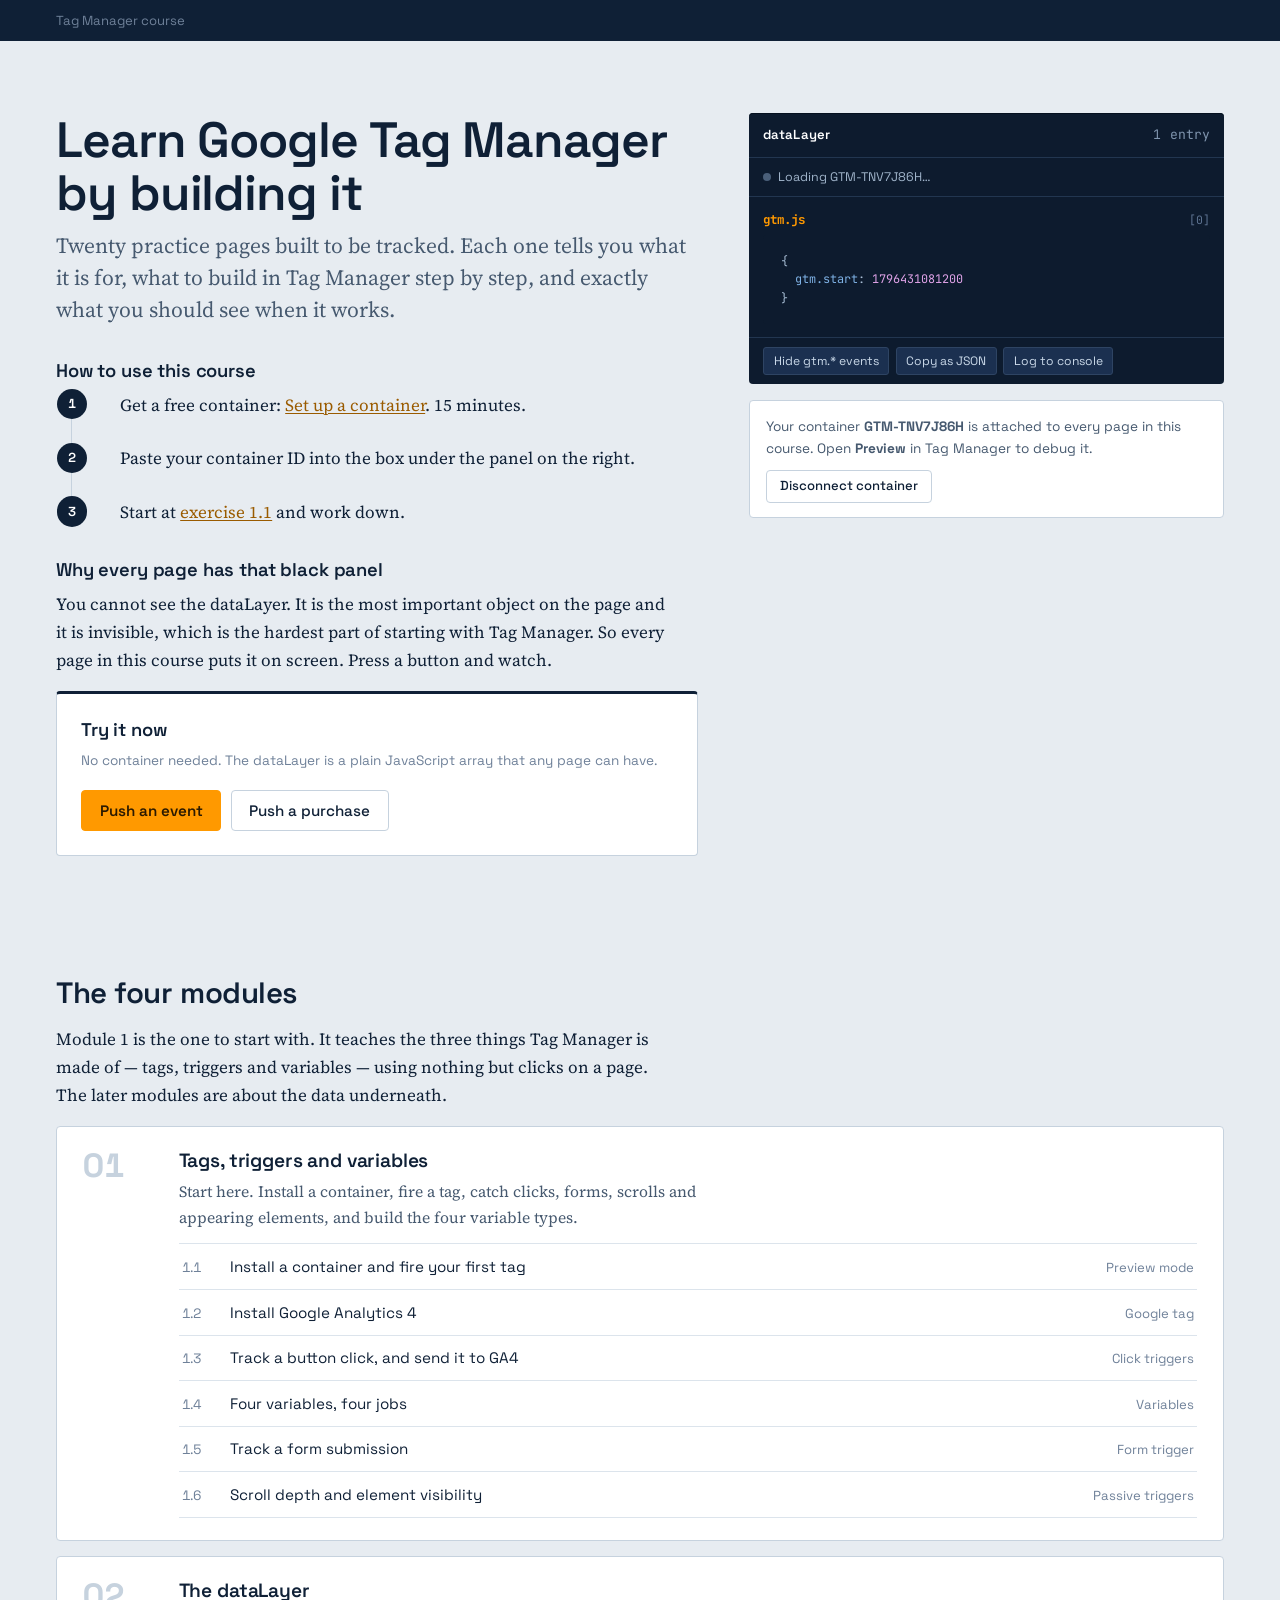
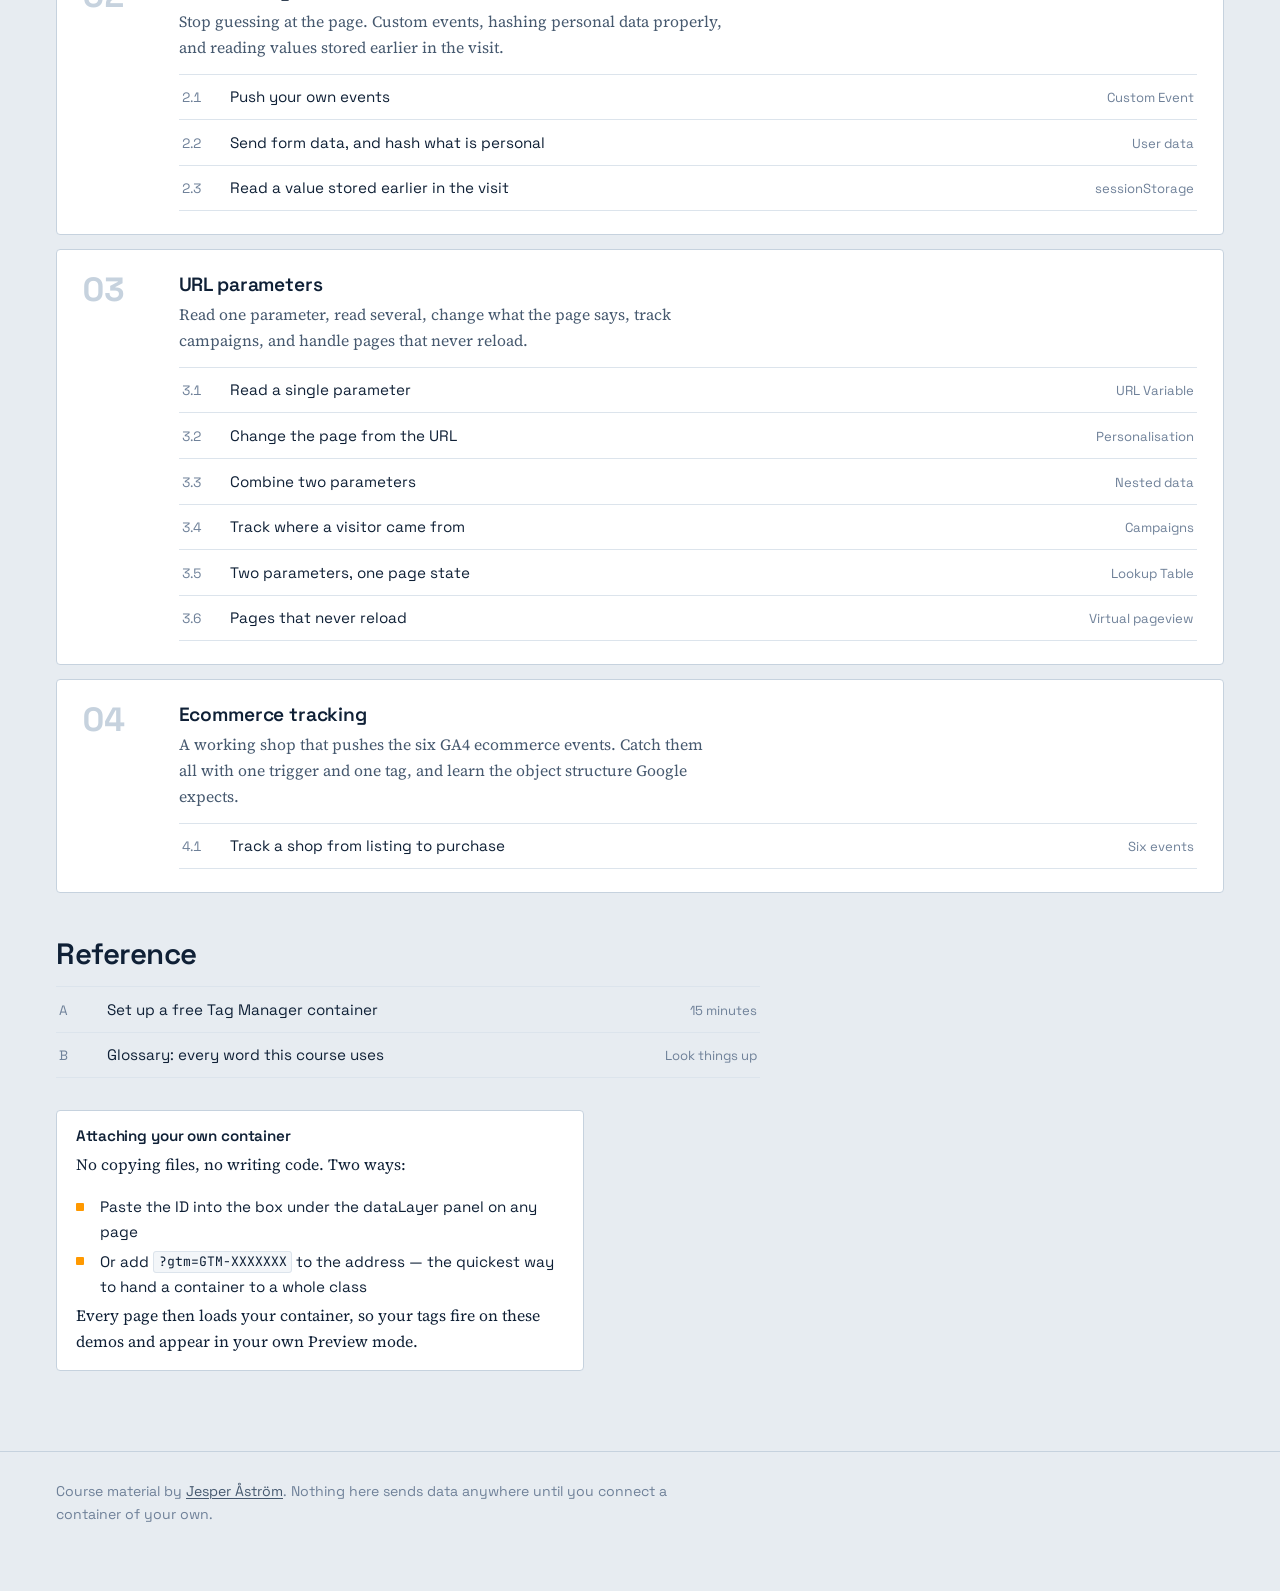
<file: gtm-course/index.html>
<!DOCTYPE html>
<html lang="en">
<head>
<meta charset="UTF-8">
<meta name="viewport" content="width=device-width, initial-scale=1.0">

<title>Google Tag Manager — a hands-on course</title>
<meta name="description" content="Twenty practice pages for learning Google Tag Manager: tags, triggers, variables, the dataLayer, URL parameters and ecommerce tracking. Attach your own container and watch the dataLayer live.">

<link rel="preconnect" href="https://fonts.googleapis.com">
<link rel="preconnect" href="https://fonts.gstatic.com" crossorigin>
<link href="https://fonts.googleapis.com/css2?family=JetBrains+Mono:wght@400;700&family=Source+Serif+4:opsz,wght@8..60,400;8..60,600&family=Space+Grotesk:wght@400;500;600;700&display=swap" rel="stylesheet">
<link rel="stylesheet" href="assets/course.css">
<script src="assets/config.js"></script>
<script src="assets/course.js"></script>
</head>
<body>

<a class="skip" href="#main">Skip to content</a>

<nav aria-label="Breadcrumb">
    <ul class="crumbs">
        <li><a href="index.html" aria-current="page">Tag Manager course</a></li>
    </ul>
</nav>

<main id="main" class="wrap">

    <section class="hero">
        <div class="hero-grid">
            <div>
                <h1>Learn Google Tag Manager by building it</h1>
                <p class="lede">Twenty practice pages built to be tracked. Each one tells you what it is for, what to
                    build in Tag Manager step by step, and exactly what you should see when it works.</p>

                <h3>How to use this course</h3>
                <ol class="steps">
                    <li><p>Get a free container: <a href="reference/setup.html">Set up a container</a>. 15 minutes.</p></li>
                    <li><p>Paste your container ID into the box under the panel on the right.</p></li>
                    <li><p>Start at <a href="01-gtm-basics/1-first-tag.html">exercise 1.1</a> and work down.</p></li>
                </ol>

                <h3>Why every page has that black panel</h3>
                <p>You cannot see the dataLayer. It is the most important object on the page and it is invisible,
                    which is the hardest part of starting with Tag Manager. So every page in this course puts it on
                    screen. Press a button and watch.</p>

                <div class="demo">
                    <h3>Try it now</h3>
                    <p class="demo-hint">No container needed. The dataLayer is a plain JavaScript array that any page
                        can have.</p>
                    <div class="row">
                        <button class="btn signal" id="hero-btn">Push an event</button>
                        <button class="btn secondary" id="hero-btn-2">Push a purchase</button>
                    </div>
                </div>
            </div>

            <div id="monitor"></div>
        </div>
    </section>

    <section class="page">
        <h2>The four modules</h2>
        <p>Module 1 is the one to start with. It teaches the three things Tag Manager is made of — tags, triggers and
            variables — using nothing but clicks on a page. The later modules are about the data underneath.</p>

        <ol class="module-list">

            <li class="module">
                <div>
                    <h3><a href="01-gtm-basics/index.html">Tags, triggers and variables</a></h3>
                    <p>Start here. Install a container, fire a tag, catch clicks, forms, scrolls and appearing
                        elements, and build the four variable types.</p>
                    <ul class="exercises">
            <li><a href="01-gtm-basics/1-first-tag.html"><span class="n">1.1</span><span>Install a container and fire your first tag</span><span class="what">Preview mode</span></a></li>
            <li><a href="01-gtm-basics/2-install-ga4.html"><span class="n">1.2</span><span>Install Google Analytics 4</span><span class="what">Google tag</span></a></li>
            <li><a href="01-gtm-basics/3-click-trigger.html"><span class="n">1.3</span><span>Track a button click, and send it to GA4</span><span class="what">Click triggers</span></a></li>
            <li><a href="01-gtm-basics/4-variables.html"><span class="n">1.4</span><span>Four variables, four jobs</span><span class="what">Variables</span></a></li>
            <li><a href="01-gtm-basics/5-form-trigger.html"><span class="n">1.5</span><span>Track a form submission</span><span class="what">Form trigger</span></a></li>
            <li><a href="01-gtm-basics/6-scroll-visibility.html"><span class="n">1.6</span><span>Scroll depth and element visibility</span><span class="what">Passive triggers</span></a></li>
                    </ul>
                </div>
            </li>

            <li class="module">
                <div>
                    <h3><a href="02-datalayer/index.html">The dataLayer</a></h3>
                    <p>Stop guessing at the page. Custom events, hashing personal data properly, and reading values
                        stored earlier in the visit.</p>
                    <ul class="exercises">
                        <li><a href="02-datalayer/1-push-events.html"><span class="n">2.1</span><span>Push your own events</span><span class="what">Custom Event</span></a></li>
                        <li><a href="02-datalayer/2-form-user-data.html"><span class="n">2.2</span><span>Send form data, and hash what is personal</span><span class="what">User data</span></a></li>
                        <li><a href="02-datalayer/3-storage.html"><span class="n">2.3</span><span>Read a value stored earlier in the visit</span><span class="what">sessionStorage</span></a></li>
                    </ul>
                </div>
            </li>

            <li class="module">
                <div>
                    <h3><a href="03-url-parameters/index.html">URL parameters</a></h3>
                    <p>Read one parameter, read several, change what the page says, track campaigns, and handle
                        pages that never reload.</p>
                    <ul class="exercises">
                        <li><a href="03-url-parameters/1-one-parameter.html"><span class="n">3.1</span><span>Read a single parameter</span><span class="what">URL Variable</span></a></li>
                        <li><a href="03-url-parameters/2-swap-content.html"><span class="n">3.2</span><span>Change the page from the URL</span><span class="what">Personalisation</span></a></li>
                        <li><a href="03-url-parameters/3-two-parameters.html"><span class="n">3.3</span><span>Combine two parameters</span><span class="what">Nested data</span></a></li>
                        <li><a href="03-url-parameters/4-campaign-source.html"><span class="n">3.4</span><span>Track where a visitor came from</span><span class="what">Campaigns</span></a></li>
                        <li><a href="03-url-parameters/5-personalise.html"><span class="n">3.5</span><span>Two parameters, one page state</span><span class="what">Lookup Table</span></a></li>
                        <li><a href="03-url-parameters/6-virtual-pageviews.html"><span class="n">3.6</span><span>Pages that never reload</span><span class="what">Virtual pageview</span></a></li>
                    </ul>
                </div>
            </li>

            <li class="module">
                <div>
                    <h3><a href="04-ecommerce/index.html">Ecommerce tracking</a></h3>
                    <p>A working shop that pushes the six GA4 ecommerce events. Catch them all with one trigger and
                        one tag, and learn the object structure Google expects.</p>
                    <ul class="exercises">
                        <li><a href="04-ecommerce/1-shop.html"><span class="n">4.1</span><span>Track a shop from listing to purchase</span><span class="what">Six events</span></a></li>
                    </ul>
                </div>
            </li>

        </ol>

        <h2>Reference</h2>
        <ul class="exercises" style="max-width:44rem">
            <li><a href="reference/setup.html"><span class="n">A</span><span>Set up a free Tag Manager container</span><span class="what">15 minutes</span></a></li>
            <li><a href="reference/glossary.html"><span class="n">B</span><span>Glossary: every word this course uses</span><span class="what">Look things up</span></a></li>
        </ul>

        <div class="note" style="margin-top:2rem">
            <h3>Attaching your own container</h3>
            <p>No copying files, no writing code. Two ways:</p>
            <ul class="build-list">
                <li>Paste the ID into the box under the dataLayer panel on any page</li>
                <li>Or add <code>?gtm=GTM-XXXXXXX</code> to the address — the quickest way to hand a container to a whole class</li>
            </ul>
            <p>Every page then loads your container, so your tags fire on these demos and appear in your own Preview
                mode.</p>
        </div>
    </section>

</main>

<footer class="site">
    <p>Course material by <a href="https://jesperastrom.github.io/">Jesper Åström</a>.
        Nothing here sends data anywhere until you connect a container of your own.</p>
</footer>

<script>
document.getElementById('hero-btn').addEventListener('click', function () {
    Course.push({
        event: 'course_demo_click',
        button_text: this.textContent,
        page_section: 'hero'
    });
});

document.getElementById('hero-btn-2').addEventListener('click', function () {
    Course.push({
        event: 'purchase',
        ecommerce: {
            transaction_id: 'T-' + Math.floor(Math.random() * 90000 + 10000),
            value: 419.00,
            currency: 'SEK',
            items: [{ item_id: 'SKU-12', item_name: 'Demo product', price: 419.00, quantity: 1 }]
        }
    });
});
</script>

</body>
</html>
</file>
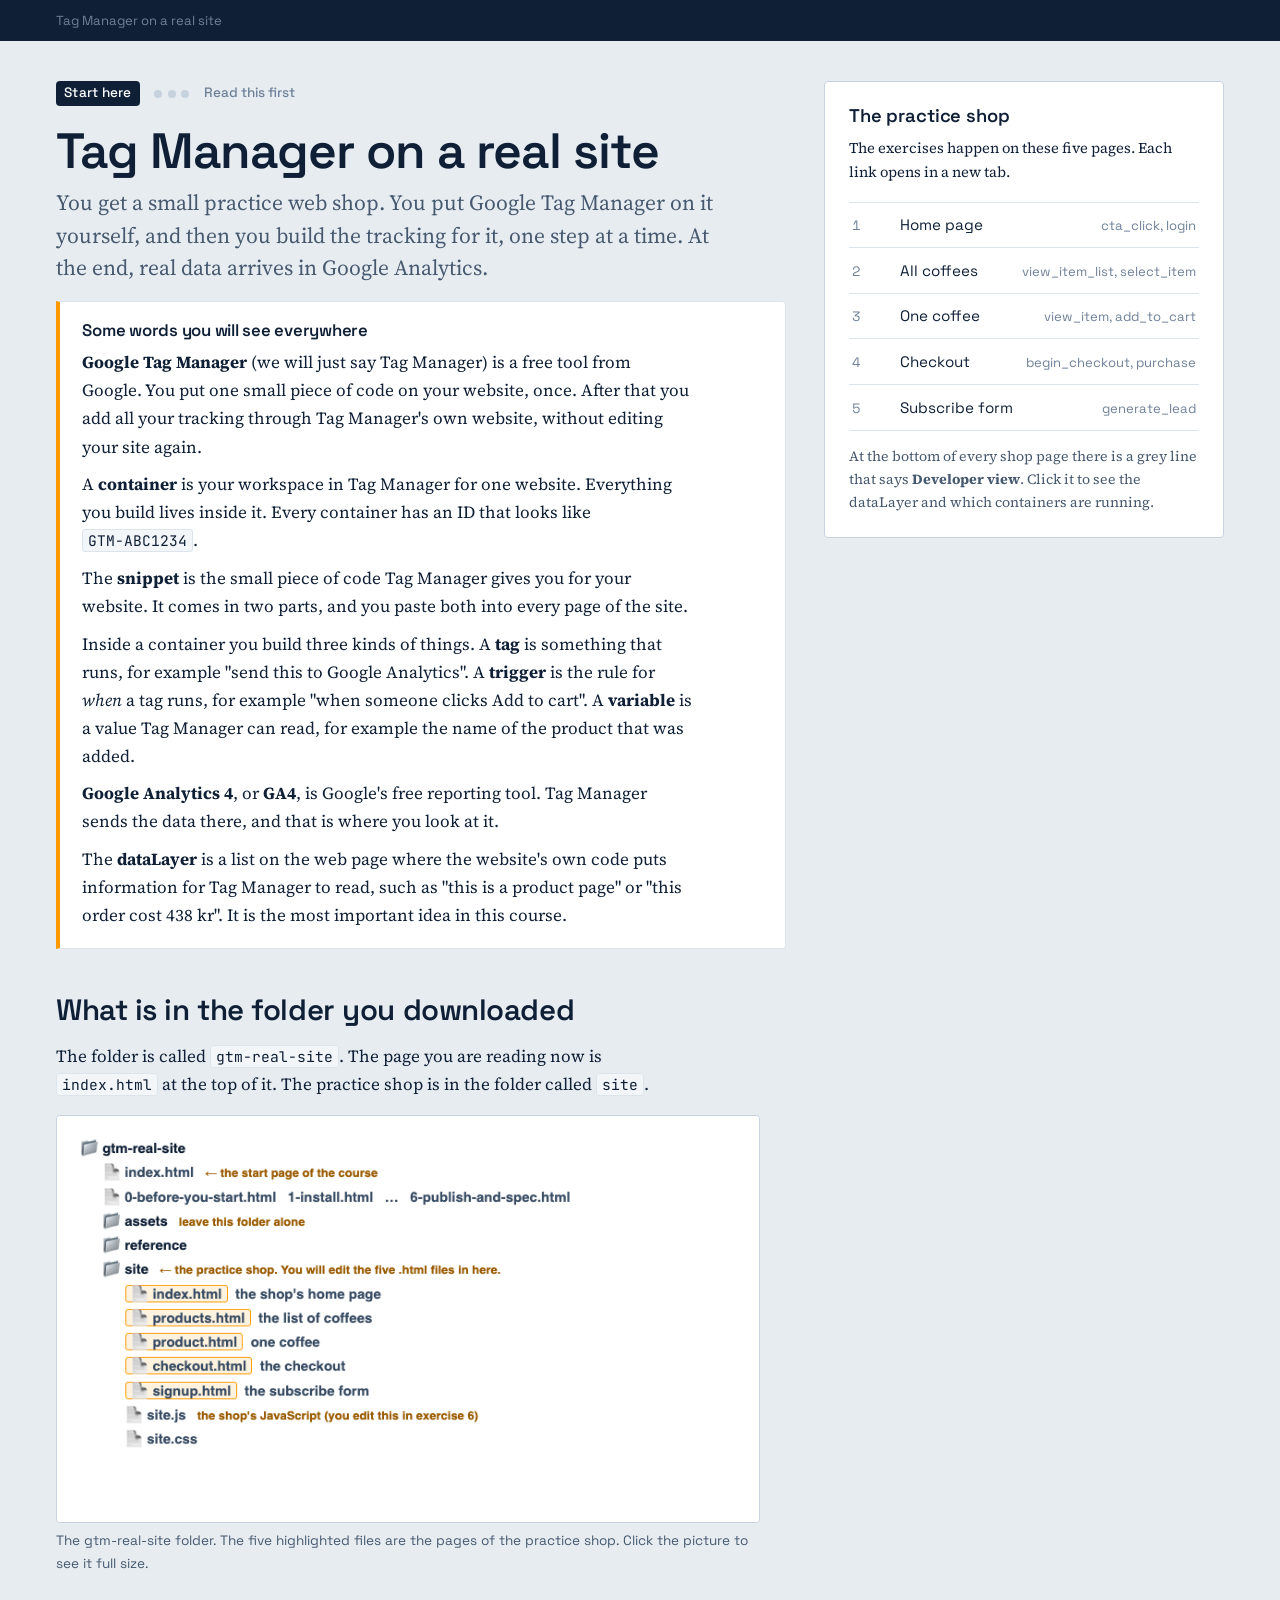
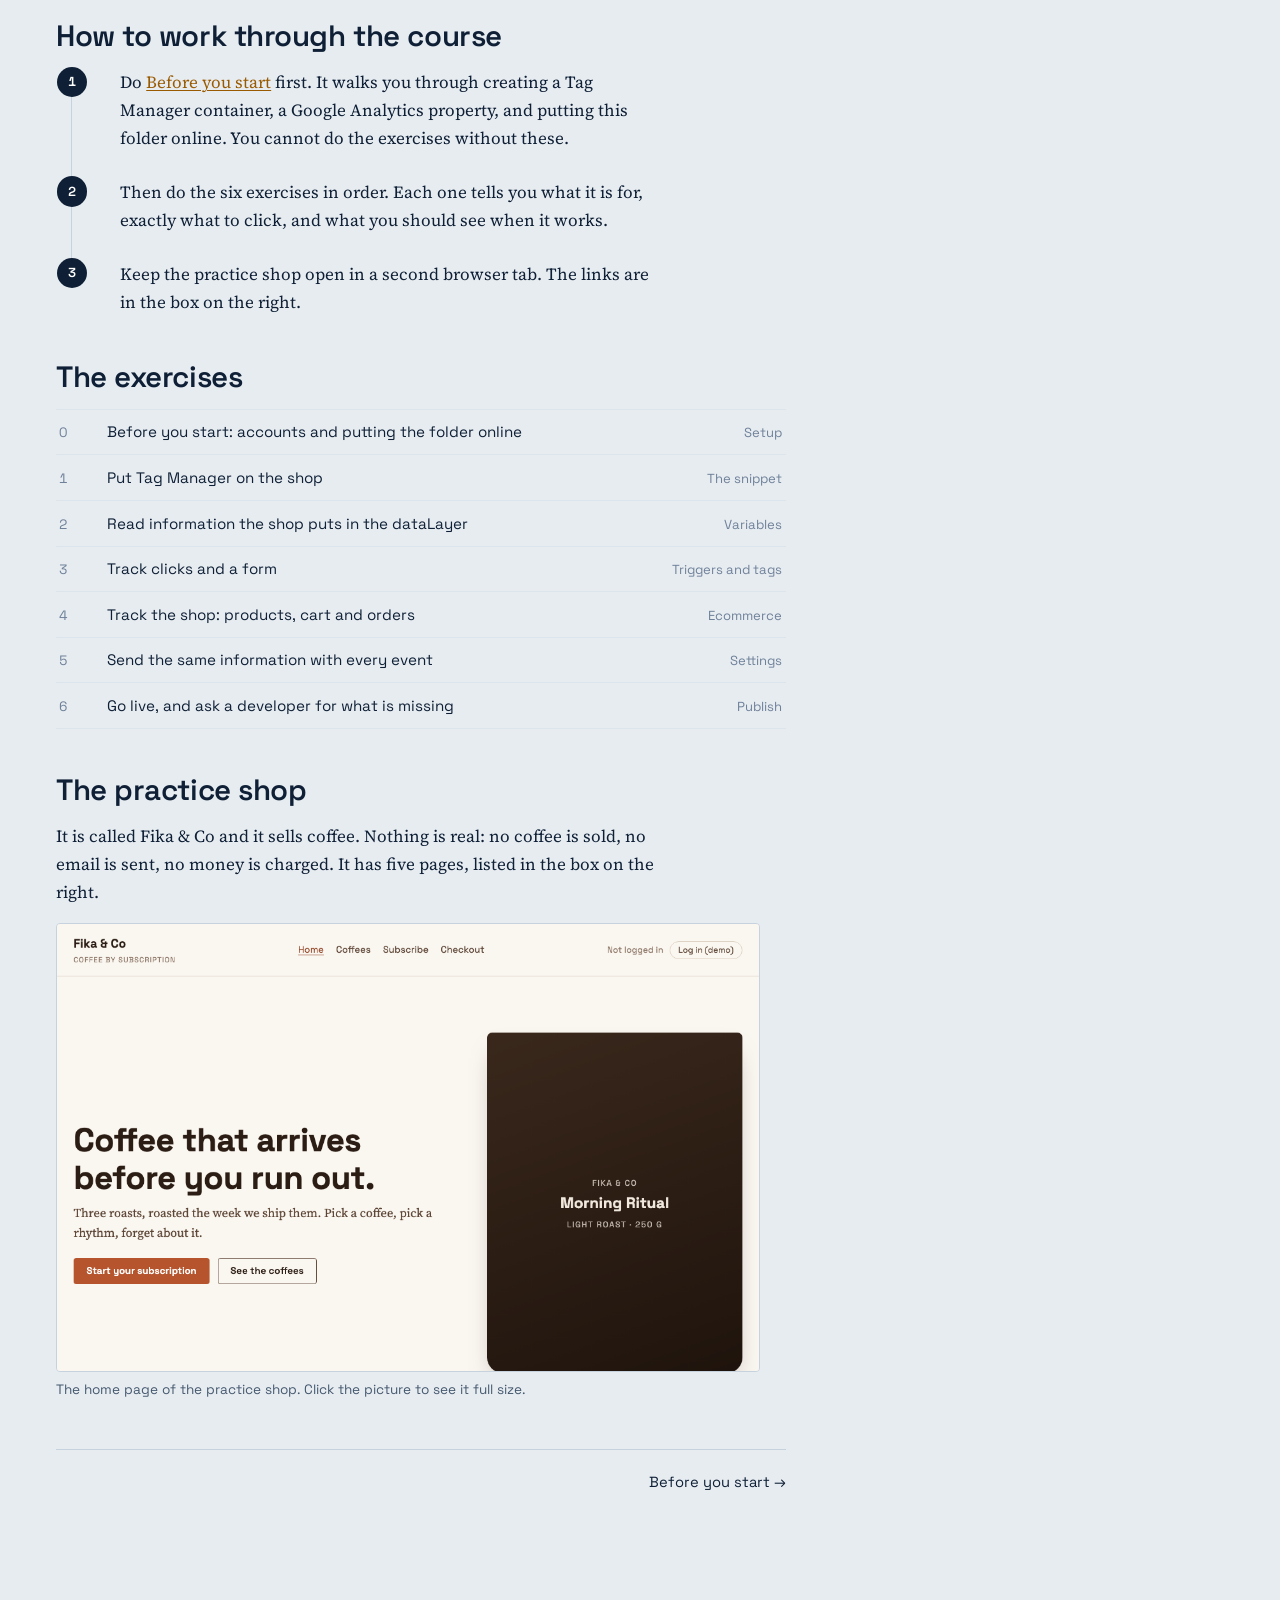
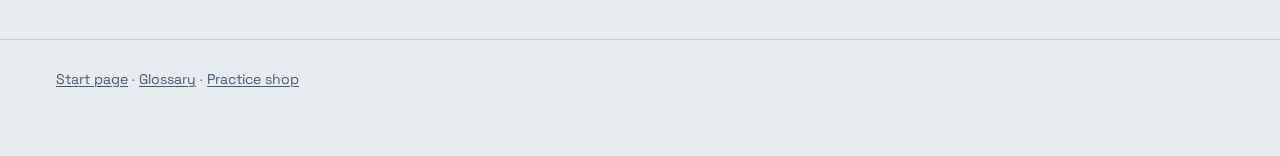
<file: gtm-real-site 2/index.html>
<!DOCTYPE html>
<html lang="en">
<head>
<!-- Google Tag Manager -->
<script>(function(w,d,s,l,i){w[l]=w[l]||[];w[l].push({'gtm.start':
new Date().getTime(),event:'gtm.js'});var f=d.getElementsByTagName(s)[0],
j=d.createElement(s),dl=l!='dataLayer'?'&l='+l:'';j.async=true;j.src=
'https://www.googletagmanager.com/gtm.js?id='+i+dl;f.parentNode.insertBefore(j,f);
})(window,document,'script','dataLayer','GTM-W2S6DPBK');</script>
<!-- End Google Tag Manager -->
<meta charset="UTF-8">
<meta name="viewport" content="width=device-width, initial-scale=1.0">
<title>Tag Manager on a real site</title>
<meta name="description" content="A hands-on Google Tag Manager course for beginners. You put Tag Manager on a small practice web shop yourself, then build the tracking for it step by step and see the results in Google Analytics.">
<link rel="preconnect" href="https://fonts.googleapis.com">
<link rel="preconnect" href="https://fonts.gstatic.com" crossorigin>
<link href="https://fonts.googleapis.com/css2?family=JetBrains+Mono:wght@400;700&family=Source+Serif+4:opsz,wght@8..60,400;8..60,600&family=Space+Grotesk:wght@400;500;600;700&display=swap" rel="stylesheet">
<link rel="stylesheet" href="assets/course.css">
</head>
<body>
<!-- Google Tag Manager (noscript) -->
<noscript><iframe src="https://www.googletagmanager.com/ns.html?id=GTM-W2S6DPBK"
height="0" width="0" style="display:none;visibility:hidden"></iframe></noscript>
<!-- End Google Tag Manager (noscript) -->

<a class="skip" href="#main">Skip to content</a>

<nav aria-label="Breadcrumb">
    <ul class="crumbs">
        <li><a href="index.html" aria-current="page">Tag Manager on a real site</a></li>
    </ul>
</nav>

<main id="main" class="wrap">
<div class="bench">
    <div class="column">

        <div class="ex-meta">
            <span class="ex-no">Start here</span>
            <span class="level"><i></i><i></i><i></i> </span>
            <span>Read this first</span>
        </div>

        <h1>Tag Manager on a real site</h1>
        <p class="lede">You get a small practice web shop. You put Google Tag Manager on it yourself, and then you build
            the tracking for it, one step at a time. At the end, real data arrives in Google Analytics.</p>

        <div class="purpose">
            <h2>Some words you will see everywhere</h2>
            <p><b>Google Tag Manager</b> (we will just say Tag Manager) is a free tool from Google. You put one small
                piece of code on your website, once. After that you add all your tracking through Tag Manager's own
                website, without editing your site again.</p>
            <p>A <b>container</b> is your workspace in Tag Manager for one website. Everything you build lives inside
                it. Every container has an ID that looks like <code>GTM-ABC1234</code>.</p>
            <p>The <b>snippet</b> is the small piece of code Tag Manager gives you for your website. It comes in two
                parts, and you paste both into every page of the site.</p>
            <p>Inside a container you build three kinds of things. A <b>tag</b> is something that runs, for example
                "send this to Google Analytics". A <b>trigger</b> is the rule for <em>when</em> a tag runs, for example
                "when someone clicks Add to cart". A <b>variable</b> is a value Tag Manager can read, for example the
                name of the product that was added.</p>
            <p><b>Google Analytics 4</b>, or <b>GA4</b>, is Google's free reporting tool. Tag Manager sends the data
                there, and that is where you look at it.</p>
            <p>The <b>dataLayer</b> is a list on the web page where the website's own code puts information for Tag
                Manager to read, such as "this is a product page" or "this order cost 438 kr". It is the most
                important idea in this course.</p>
        </div>

        <h2>What is in the folder you downloaded</h2>
        <p>The folder is called <code>gtm-real-site</code>. The page you are reading now is <code>index.html</code>
            at the top of it. The practice shop is in the folder called <code>site</code>.</p>
        <figure class="shot"><a href="assets/img/folder.png" target="_blank" rel="noopener"><img src="assets/img/folder.png" alt="The gtm-real-site folder. The five highlighted files are the pages of the practice shop."></a><figcaption>The gtm-real-site folder. The five highlighted files are the pages of the practice shop. Click the picture to see it full size.</figcaption></figure>

        <h2>How to work through the course</h2>
        <ol class="steps">
            <li><p>Do <a href="0-before-you-start.html">Before you start</a> first. It walks you through creating a
                Tag Manager container, a Google Analytics property, and putting this folder online. You cannot do the
                exercises without these.</p></li>
            <li><p>Then do the six exercises in order. Each one tells you what it is for, exactly what to click, and
                what you should see when it works.</p></li>
            <li><p>Keep the practice shop open in a second browser tab. The links are in the box on the right.</p></li>
        </ol>

        <h2>The exercises</h2>
        <ul class="exercises">
            <li><a href="0-before-you-start.html"><span class="n">0</span><span>Before you start: accounts and putting the folder online</span><span class="what">Setup</span></a></li>
            <li><a href="1-install.html"><span class="n">1</span><span>Put Tag Manager on the shop</span><span class="what">The snippet</span></a></li>
            <li><a href="2-page-data.html"><span class="n">2</span><span>Read information the shop puts in the dataLayer</span><span class="what">Variables</span></a></li>
            <li><a href="3-custom-events.html"><span class="n">3</span><span>Track clicks and a form</span><span class="what">Triggers and tags</span></a></li>
            <li><a href="4-ecommerce.html"><span class="n">4</span><span>Track the shop: products, cart and orders</span><span class="what">Ecommerce</span></a></li>
            <li><a href="5-shared-settings.html"><span class="n">5</span><span>Send the same information with every event</span><span class="what">Settings</span></a></li>
            <li><a href="6-publish-and-spec.html"><span class="n">6</span><span>Go live, and ask a developer for what is missing</span><span class="what">Publish</span></a></li>
        </ul>

        <h2>The practice shop</h2>
        <p>It is called Fika &amp; Co and it sells coffee. Nothing is real: no coffee is sold, no email is sent, no
            money is charged. It has five pages, listed in the box on the right.</p>
        <figure class="shot"><a href="assets/img/site-home.png" target="_blank" rel="noopener"><img src="assets/img/site-home.png" alt="The home page of the practice shop."></a><figcaption>The home page of the practice shop. Click the picture to see it full size.</figcaption></figure>


        <div class="pager">
            <span></span>
            <span><a href="0-before-you-start.html">Before you start &rarr;</a></span>
        </div>
    </div>

    <div class="rail">
        <div class="card">
            <h3 style="margin-top:0">The practice shop</h3>
            <p style="font-size:.92rem">The exercises happen on these five pages. Each link opens in a new tab.</p>
            <ul class="exercises"><li><a href="site/index.html" target="_blank" rel="noopener"><span class="n">1</span><span>Home page</span><span class="what">cta_click, login</span></a></li><li><a href="site/products.html" target="_blank" rel="noopener"><span class="n">2</span><span>All coffees</span><span class="what">view_item_list, select_item</span></a></li><li><a href="site/product.html?sku=FK-002" target="_blank" rel="noopener"><span class="n">3</span><span>One coffee</span><span class="what">view_item, add_to_cart</span></a></li><li><a href="site/checkout.html" target="_blank" rel="noopener"><span class="n">4</span><span>Checkout</span><span class="what">begin_checkout, purchase</span></a></li><li><a href="site/signup.html" target="_blank" rel="noopener"><span class="n">5</span><span>Subscribe form</span><span class="what">generate_lead</span></a></li></ul>
            <p style="font-size:.88rem;margin:.9rem 0 0;color:var(--ink-2)">At the bottom of every shop page there is a grey line that says <b>Developer view</b>. Click it to see the dataLayer and which containers are running.</p>
        </div>
    </div>
</div>
</main>

<footer class="site">
    <p><a href="index.html">Start page</a> · <a href="reference/glossary.html">Glossary</a> · <a href="site/index.html">Practice shop</a></p>
</footer>

</body>
</html>
</file>
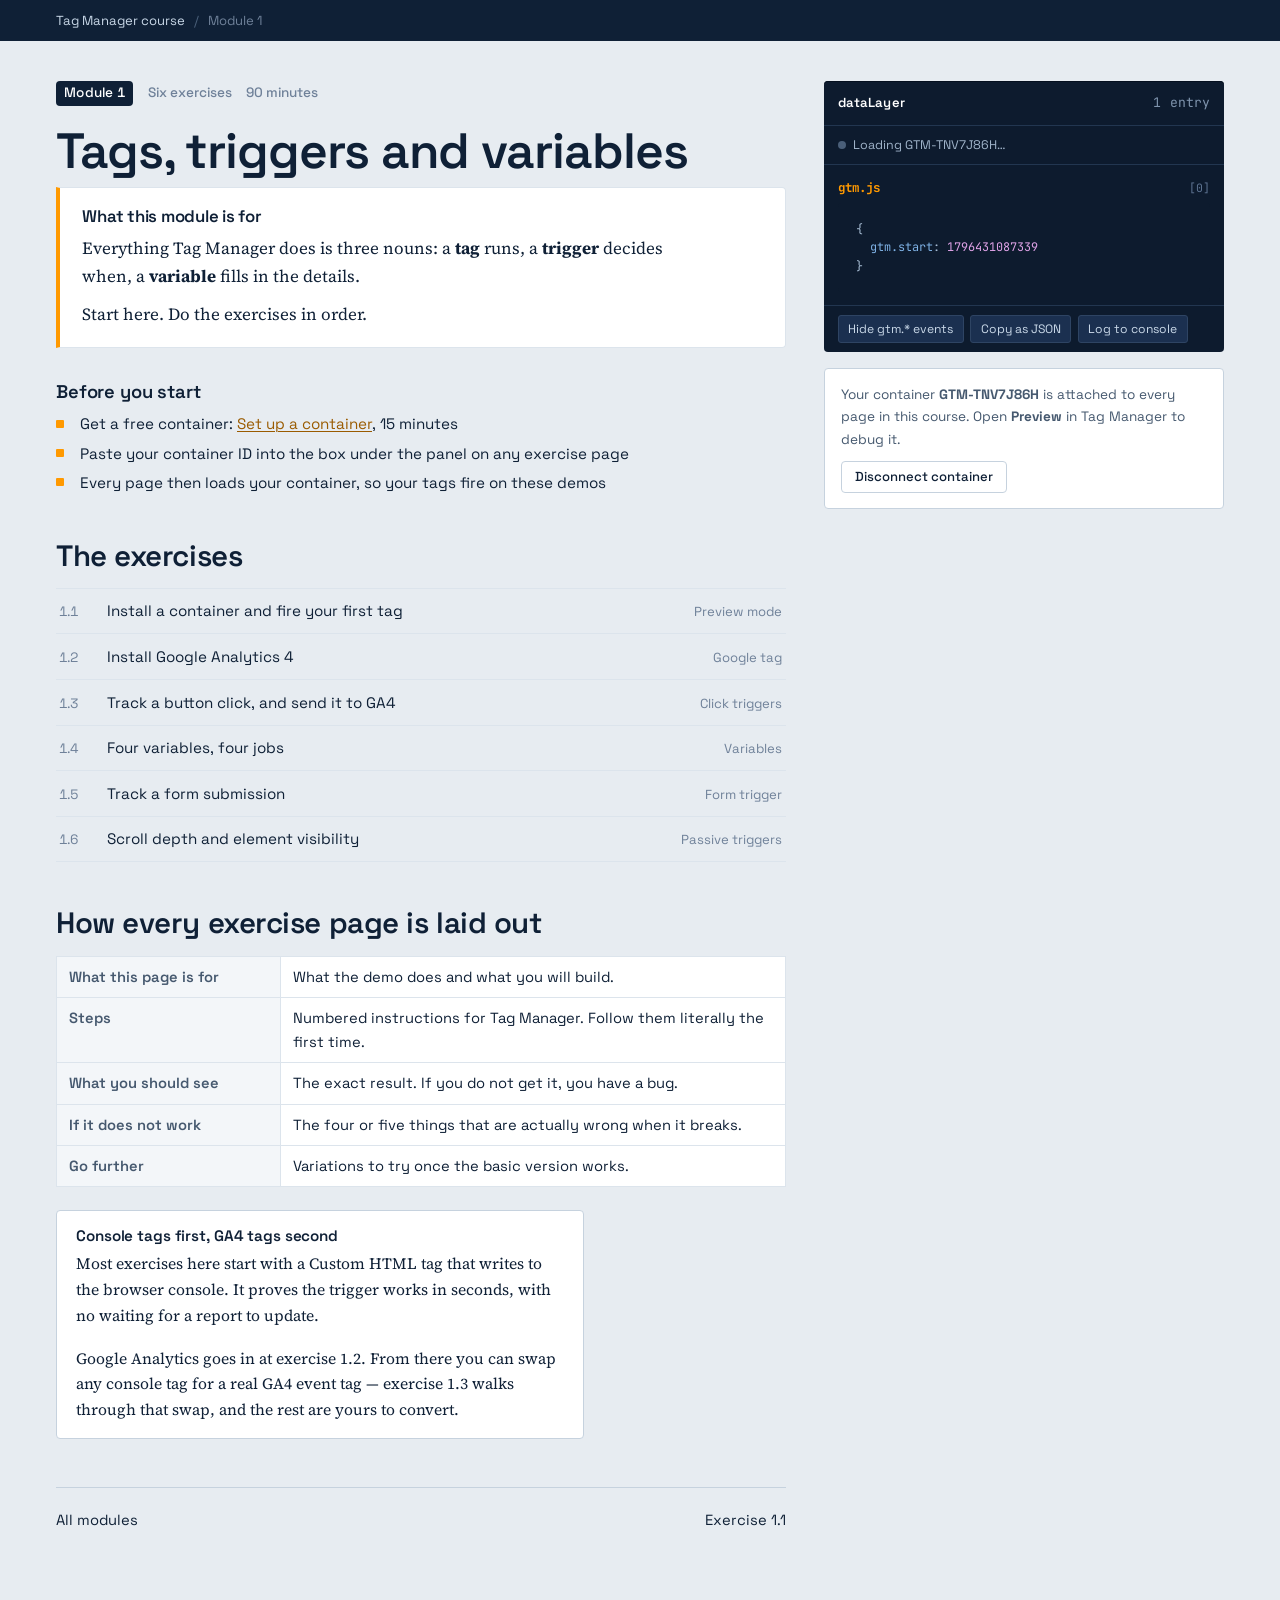
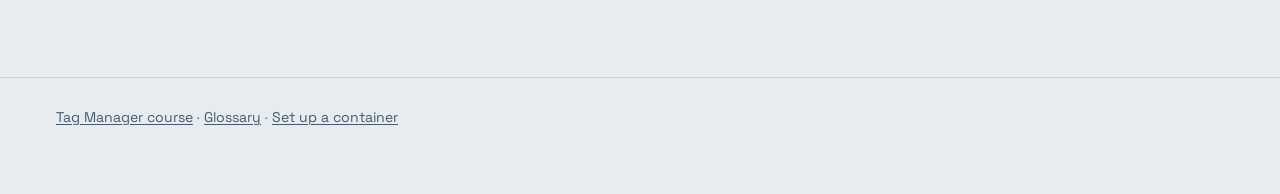
<file: gtm-course/01-gtm-basics/index.html>
<!DOCTYPE html>
<html lang="en">
<head>
<meta charset="UTF-8">
<meta name="viewport" content="width=device-width, initial-scale=1.0">
<title>Module 1 — Tags, triggers and variables</title>
<meta name="description" content="Beginner Google Tag Manager exercises: install a container, fire a tag, build click and form triggers, and create the four variable types you will use every day.">
<link rel="preconnect" href="https://fonts.googleapis.com">
<link rel="preconnect" href="https://fonts.gstatic.com" crossorigin>
<link href="https://fonts.googleapis.com/css2?family=JetBrains+Mono:wght@400;700&family=Source+Serif+4:opsz,wght@8..60,400;8..60,600&family=Space+Grotesk:wght@400;500;600;700&display=swap" rel="stylesheet">
<link rel="stylesheet" href="../assets/course.css">
<script src="../assets/config.js"></script>
<script src="../assets/course.js"></script>
</head>
<body>

<a class="skip" href="#main">Skip to content</a>

<nav aria-label="Breadcrumb">
    <ul class="crumbs">
        <li><a href="../index.html">Tag Manager course</a></li>
        <li><a href="index.html" aria-current="page">Module 1</a></li>
    </ul>
</nav>

<main id="main" class="wrap">
<div class="bench">
    <div class="column">

        <div class="ex-meta">
            <span class="ex-no">Module 1</span>
            <span>Six exercises</span>
            <span>90 minutes</span>
        </div>

        <h1>Tags, triggers and variables</h1>

        <div class="purpose">
            <h2>What this module is for</h2>
            <p>Everything Tag Manager does is three nouns: a <b>tag</b> runs, a <b>trigger</b> decides when, a
                <b>variable</b> fills in the details.</p>
            <p>Start here. Do the exercises in order.</p>
        </div>

        <h3>Before you start</h3>
        <ul class="build-list">
            <li>Get a free container: <a href="../reference/setup.html">Set up a container</a>, 15 minutes</li>
            <li>Paste your container ID into the box under the panel on any exercise page</li>
            <li>Every page then loads your container, so your tags fire on these demos</li>
        </ul>

        <h2>The exercises</h2>
        <ul class="exercises">
            <li><a href="1-first-tag.html"><span class="n">1.1</span><span>Install a container and fire your first tag</span><span class="what">Preview mode</span></a></li>
            <li><a href="2-install-ga4.html"><span class="n">1.2</span><span>Install Google Analytics 4</span><span class="what">Google tag</span></a></li>
            <li><a href="3-click-trigger.html"><span class="n">1.3</span><span>Track a button click, and send it to GA4</span><span class="what">Click triggers</span></a></li>
            <li><a href="4-variables.html"><span class="n">1.4</span><span>Four variables, four jobs</span><span class="what">Variables</span></a></li>
            <li><a href="5-form-trigger.html"><span class="n">1.5</span><span>Track a form submission</span><span class="what">Form trigger</span></a></li>
            <li><a href="6-scroll-visibility.html"><span class="n">1.6</span><span>Scroll depth and element visibility</span><span class="what">Passive triggers</span></a></li>
        </ul>

        <h2>How every exercise page is laid out</h2>
        <table class="settings">
            <tr><th>What this page is for</th><td>What the demo does and what you will build.</td></tr>
            <tr><th>Steps</th><td>Numbered instructions for Tag Manager. Follow them literally the first time.</td></tr>
            <tr><th>What you should see</th><td>The exact result. If you do not get it, you have a bug.</td></tr>
            <tr><th>If it does not work</th><td>The four or five things that are actually wrong when it breaks.</td></tr>
            <tr><th>Go further</th><td>Variations to try once the basic version works.</td></tr>
        </table>

        <div class="note">
            <h3>Console tags first, GA4 tags second</h3>
            <p>Most exercises here start with a Custom HTML tag that writes to the browser console. It proves the
                trigger works in seconds, with no waiting for a report to update.</p>
            <p>Google Analytics goes in at exercise 1.2. From there you can swap any console tag for a real GA4
                event tag — exercise 1.3 walks through that swap, and the rest are yours to convert.</p>
        </div>

        <div class="pager">
            <span><a href="../index.html">All modules</a></span>
            <span><a href="1-first-tag.html">Exercise 1.1</a></span>
        </div>

    </div>

    <div class="rail">
        <div id="monitor"></div>
    </div>
</div>
</main>

<footer class="site">
    <p><a href="../index.html">Tag Manager course</a> · <a href="../reference/glossary.html">Glossary</a> · <a href="../reference/setup.html">Set up a container</a></p>
</footer>

</body>
</html>
</file>
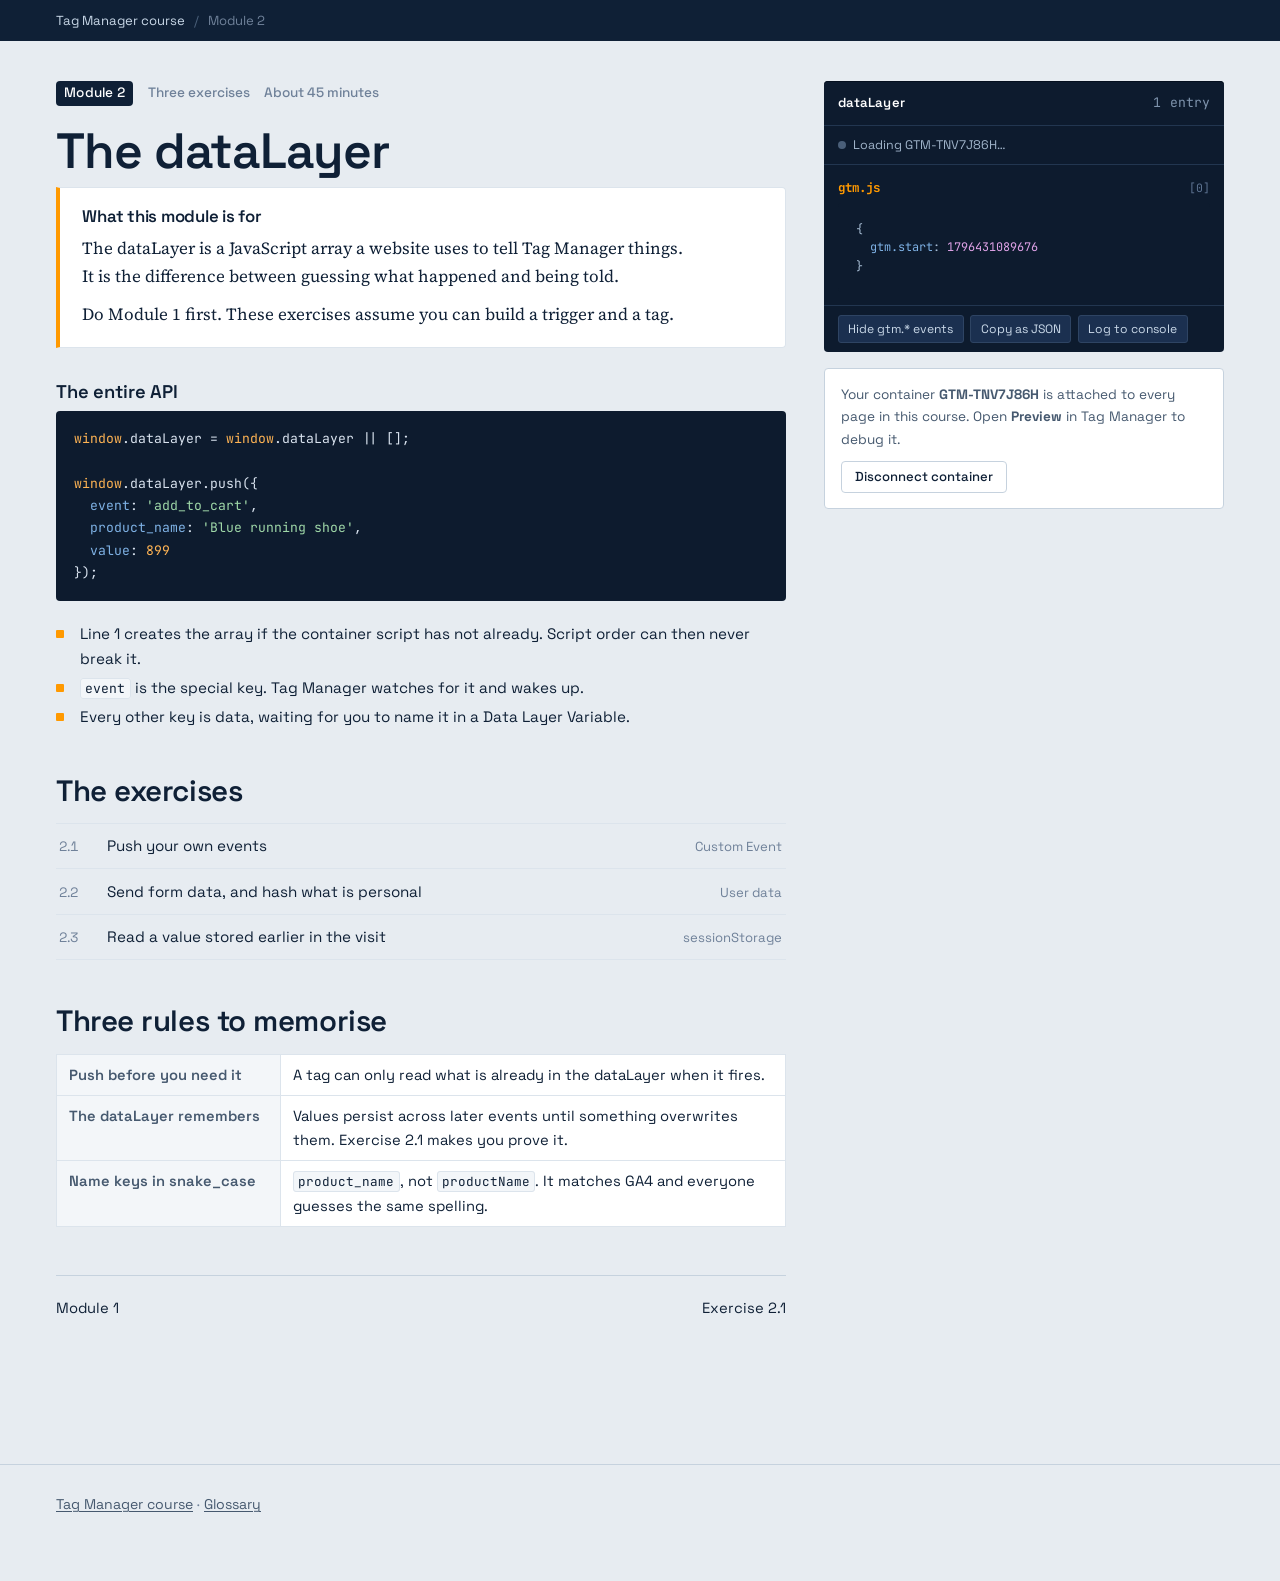
<file: gtm-course/02-datalayer/index.html>
<!DOCTYPE html>
<html lang="en">
<head>
<meta charset="UTF-8">
<meta name="viewport" content="width=device-width, initial-scale=1.0">
<title>Module 2 — The dataLayer</title>
<meta name="description" content="GTM exercises on the dataLayer: custom events, Data Layer Variables, user data and hashing, and reading values stored earlier in the visit.">
<link rel="preconnect" href="https://fonts.googleapis.com">
<link rel="preconnect" href="https://fonts.gstatic.com" crossorigin>
<link href="https://fonts.googleapis.com/css2?family=JetBrains+Mono:wght@400;700&family=Source+Serif+4:opsz,wght@8..60,400;8..60,600&family=Space+Grotesk:wght@400;500;600;700&display=swap" rel="stylesheet">
<link rel="stylesheet" href="../assets/course.css">
<script src="../assets/config.js"></script>
<script src="../assets/course.js"></script>
</head>
<body>

<a class="skip" href="#main">Skip to content</a>

<nav aria-label="Breadcrumb">
    <ul class="crumbs">
        <li><a href="../index.html">Tag Manager course</a></li>
        <li><a href="index.html" aria-current="page">Module 2</a></li>
    </ul>
</nav>

<main id="main" class="wrap">
<div class="bench">
    <div class="column">

        <div class="ex-meta">
            <span class="ex-no">Module 2</span>
            <span>Three exercises</span>
            <span>About 45 minutes</span>
        </div>

        <h1>The dataLayer</h1>

        <div class="purpose">
            <h2>What this module is for</h2>
            <p>The dataLayer is a JavaScript array a website uses to tell Tag Manager things. It is the difference
                between guessing what happened and being told.</p>
            <p>Do Module 1 first. These exercises assume you can build a trigger and a tag.</p>
        </div>

        <h3>The entire API</h3>
<pre><code><span class="tok-kw">window</span>.dataLayer = <span class="tok-kw">window</span>.dataLayer || [];

<span class="tok-kw">window</span>.dataLayer.push({
  <span class="tok-key">event</span>: <span class="tok-str">'add_to_cart'</span>,
  <span class="tok-key">product_name</span>: <span class="tok-str">'Blue running shoe'</span>,
  <span class="tok-key">value</span>: <span class="tok-kw">899</span>
});</code></pre>

        <ul class="build-list">
            <li>Line 1 creates the array if the container script has not already. Script order can then never break it.</li>
            <li><code>event</code> is the special key. Tag Manager watches for it and wakes up.</li>
            <li>Every other key is data, waiting for you to name it in a Data Layer Variable.</li>
        </ul>

        <h2>The exercises</h2>
        <ul class="exercises">
            <li><a href="1-push-events.html"><span class="n">2.1</span><span>Push your own events</span><span class="what">Custom Event</span></a></li>
            <li><a href="2-form-user-data.html"><span class="n">2.2</span><span>Send form data, and hash what is personal</span><span class="what">User data</span></a></li>
            <li><a href="3-storage.html"><span class="n">2.3</span><span>Read a value stored earlier in the visit</span><span class="what">sessionStorage</span></a></li>
        </ul>

        <h2>Three rules to memorise</h2>
        <table class="settings">
            <tr>
                <th>Push before you need it</th>
                <td>A tag can only read what is already in the dataLayer when it fires.</td>
            </tr>
            <tr>
                <th>The dataLayer remembers</th>
                <td>Values persist across later events until something overwrites them. Exercise 2.1 makes you prove it.</td>
            </tr>
            <tr>
                <th>Name keys in snake_case</th>
                <td><code>product_name</code>, not <code>productName</code>. It matches GA4 and everyone guesses the same spelling.</td>
            </tr>
        </table>

        <div class="pager">
            <span><a href="../01-gtm-basics/index.html">Module 1</a></span>
            <span><a href="1-push-events.html">Exercise 2.1</a></span>
        </div>

    </div>

    <div class="rail">
        <div id="monitor"></div>
    </div>
</div>
</main>

<footer class="site">
    <p><a href="../index.html">Tag Manager course</a> · <a href="../reference/glossary.html">Glossary</a></p>
</footer>

</body>
</html>
</file>
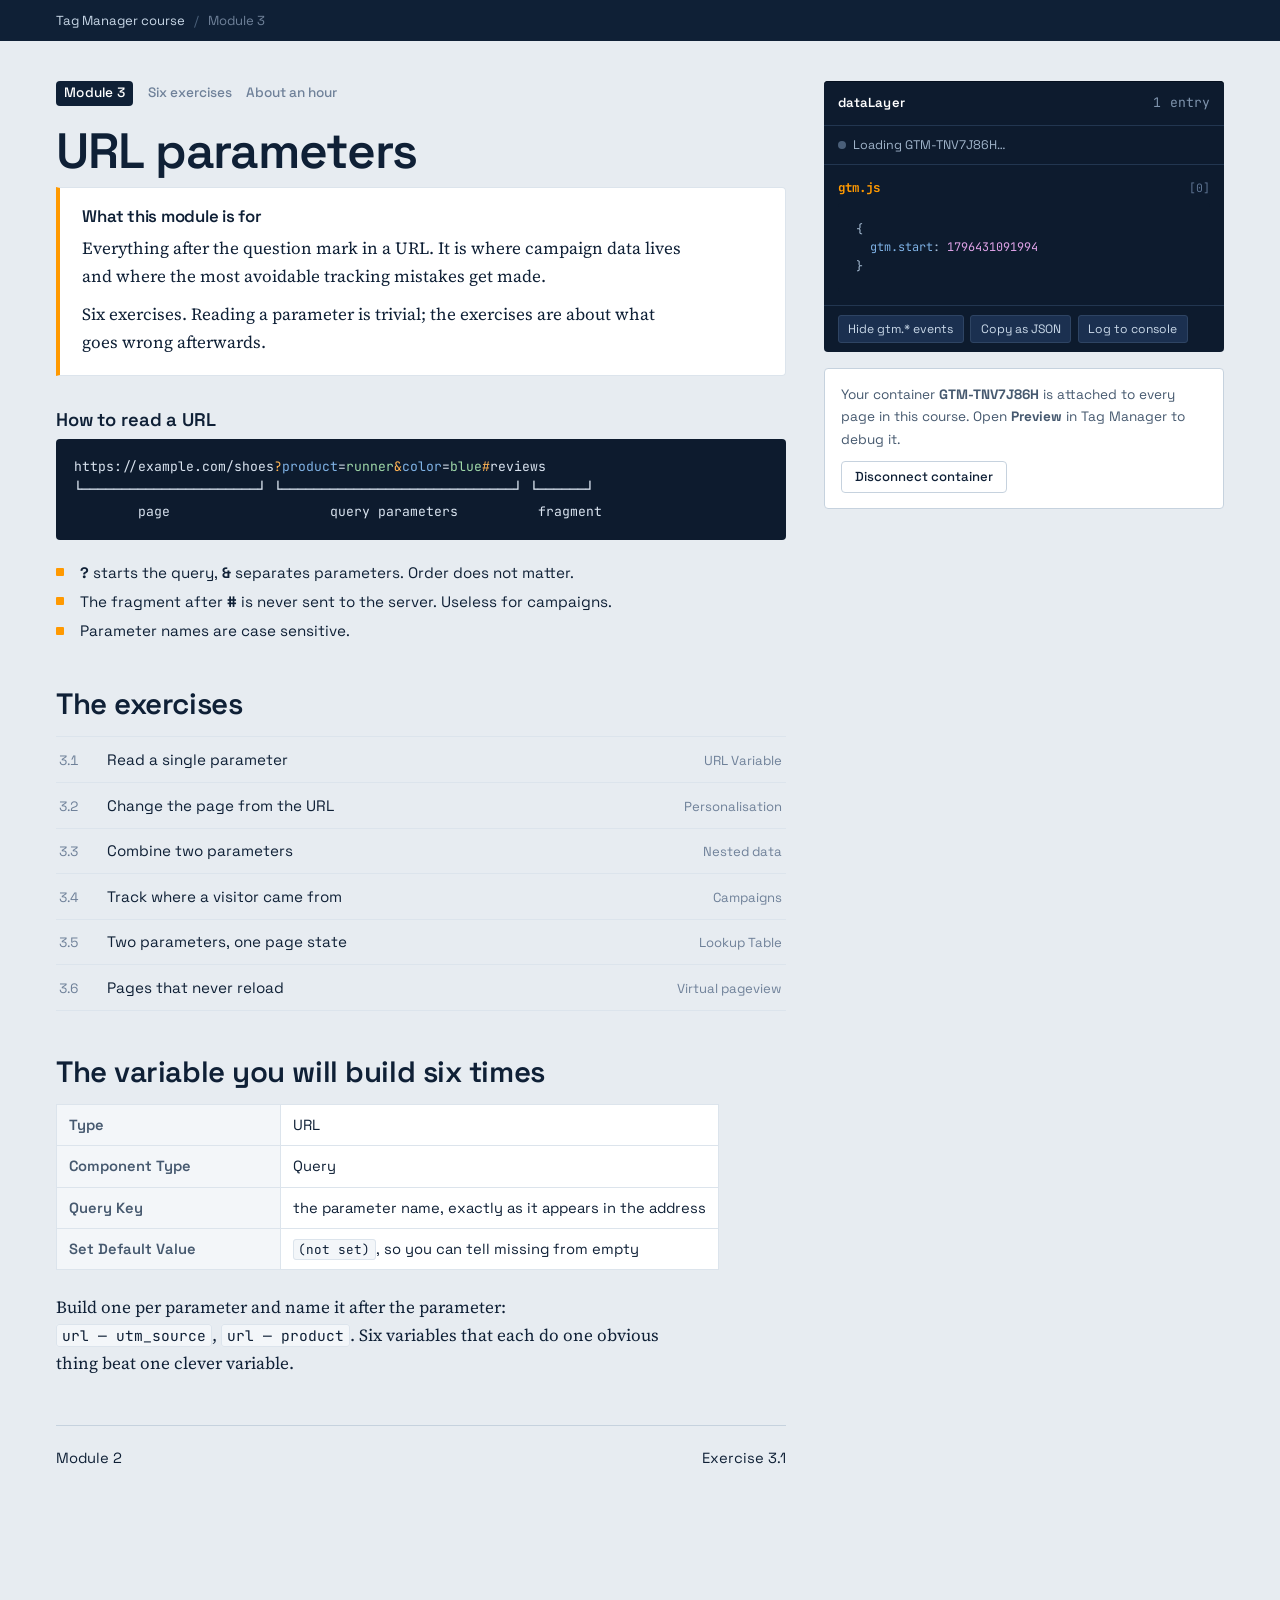
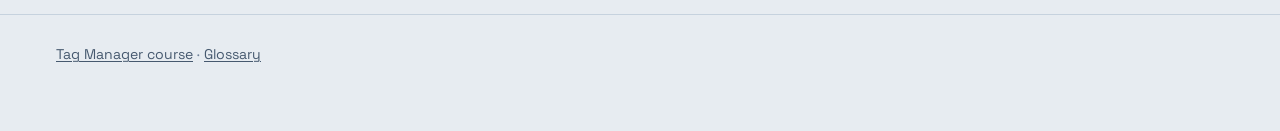
<file: gtm-course/03-url-parameters/index.html>
<!DOCTYPE html>
<html lang="en">
<head>
<meta charset="UTF-8">
<meta name="viewport" content="width=device-width, initial-scale=1.0">
<title>Module 3 — URL parameters</title>
<meta name="description" content="GTM exercises on URL query parameters: the URL Variable, campaign tracking, page personalisation and virtual pageviews.">
<link rel="preconnect" href="https://fonts.googleapis.com">
<link rel="preconnect" href="https://fonts.gstatic.com" crossorigin>
<link href="https://fonts.googleapis.com/css2?family=JetBrains+Mono:wght@400;700&family=Source+Serif+4:opsz,wght@8..60,400;8..60,600&family=Space+Grotesk:wght@400;500;600;700&display=swap" rel="stylesheet">
<link rel="stylesheet" href="../assets/course.css">
<script src="../assets/config.js"></script>
<script src="../assets/course.js"></script>
</head>
<body>

<a class="skip" href="#main">Skip to content</a>

<nav aria-label="Breadcrumb">
    <ul class="crumbs">
        <li><a href="../index.html">Tag Manager course</a></li>
        <li><a href="index.html" aria-current="page">Module 3</a></li>
    </ul>
</nav>

<main id="main" class="wrap">
<div class="bench">
    <div class="column">

        <div class="ex-meta">
            <span class="ex-no">Module 3</span>
            <span>Six exercises</span>
            <span>About an hour</span>
        </div>

        <h1>URL parameters</h1>

        <div class="purpose">
            <h2>What this module is for</h2>
            <p>Everything after the question mark in a URL. It is where campaign data lives and where the most
                avoidable tracking mistakes get made.</p>
            <p>Six exercises. Reading a parameter is trivial; the exercises are about what goes wrong afterwards.</p>
        </div>

        <h3>How to read a URL</h3>
<pre><code>https://example.com/shoes<span class="tok-kw">?</span><span class="tok-key">product</span>=<span class="tok-str">runner</span><span class="tok-kw">&amp;</span><span class="tok-key">color</span>=<span class="tok-str">blue</span><span class="tok-kw">#</span>reviews
└──────────────────────┘ └─────────────────────────────┘ └──────┘
        page                    query parameters          fragment</code></pre>

        <ul class="build-list">
            <li><b>?</b> starts the query, <b>&amp;</b> separates parameters. Order does not matter.</li>
            <li>The fragment after <b>#</b> is never sent to the server. Useless for campaigns.</li>
            <li>Parameter names are case sensitive.</li>
        </ul>

        <h2>The exercises</h2>
        <ul class="exercises">
            <li><a href="1-one-parameter.html"><span class="n">3.1</span><span>Read a single parameter</span><span class="what">URL Variable</span></a></li>
            <li><a href="2-swap-content.html"><span class="n">3.2</span><span>Change the page from the URL</span><span class="what">Personalisation</span></a></li>
            <li><a href="3-two-parameters.html"><span class="n">3.3</span><span>Combine two parameters</span><span class="what">Nested data</span></a></li>
            <li><a href="4-campaign-source.html"><span class="n">3.4</span><span>Track where a visitor came from</span><span class="what">Campaigns</span></a></li>
            <li><a href="5-personalise.html"><span class="n">3.5</span><span>Two parameters, one page state</span><span class="what">Lookup Table</span></a></li>
            <li><a href="6-virtual-pageviews.html"><span class="n">3.6</span><span>Pages that never reload</span><span class="what">Virtual pageview</span></a></li>
        </ul>

        <h2>The variable you will build six times</h2>
        <table class="settings">
            <tr><th>Type</th><td>URL</td></tr>
            <tr><th>Component Type</th><td>Query</td></tr>
            <tr><th>Query Key</th><td>the parameter name, exactly as it appears in the address</td></tr>
            <tr><th>Set Default Value</th><td><code>(not set)</code>, so you can tell missing from empty</td></tr>
        </table>

        <p>Build one per parameter and name it after the parameter: <code>url — utm_source</code>,
            <code>url — product</code>. Six variables that each do one obvious thing beat one clever variable.</p>

        <div class="pager">
            <span><a href="../02-datalayer/index.html">Module 2</a></span>
            <span><a href="1-one-parameter.html">Exercise 3.1</a></span>
        </div>

    </div>

    <div class="rail">
        <div id="monitor"></div>
    </div>
</div>
</main>

<footer class="site">
    <p><a href="../index.html">Tag Manager course</a> · <a href="../reference/glossary.html">Glossary</a></p>
</footer>

</body>
</html>
</file>
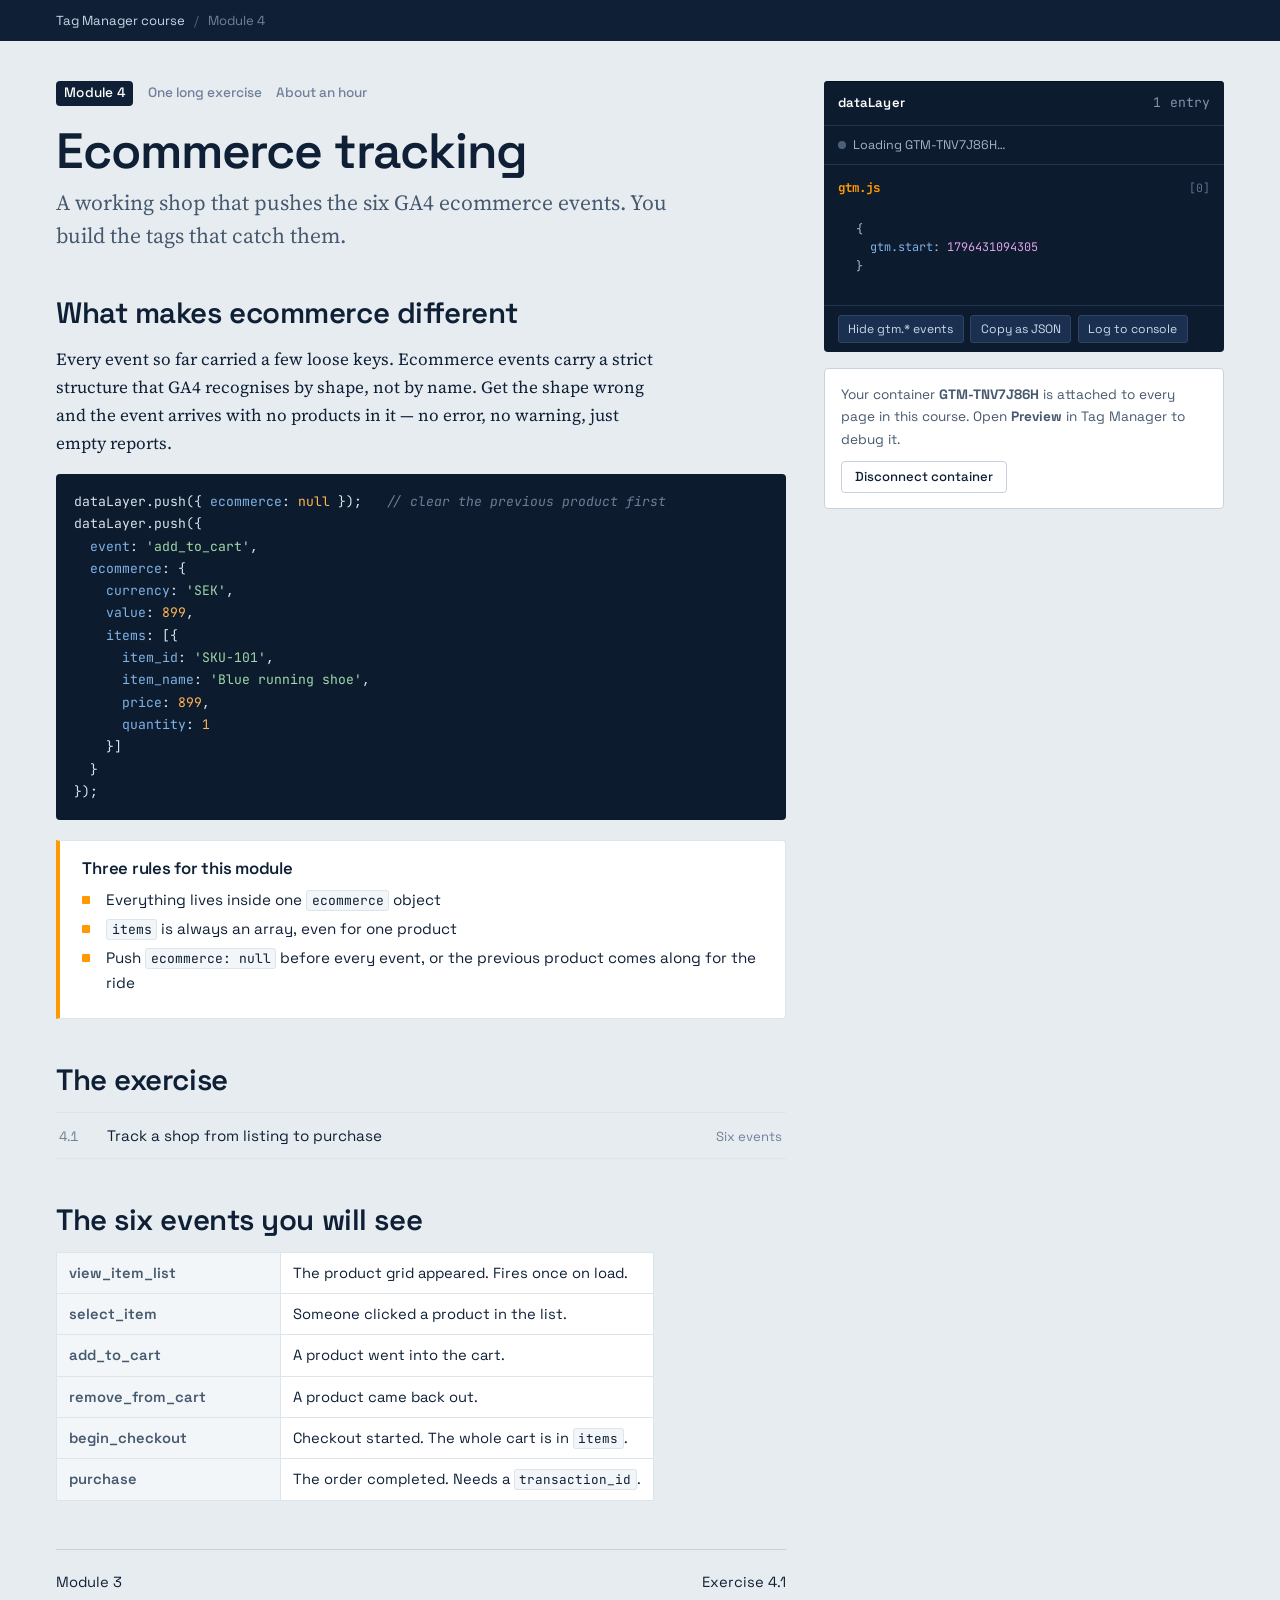
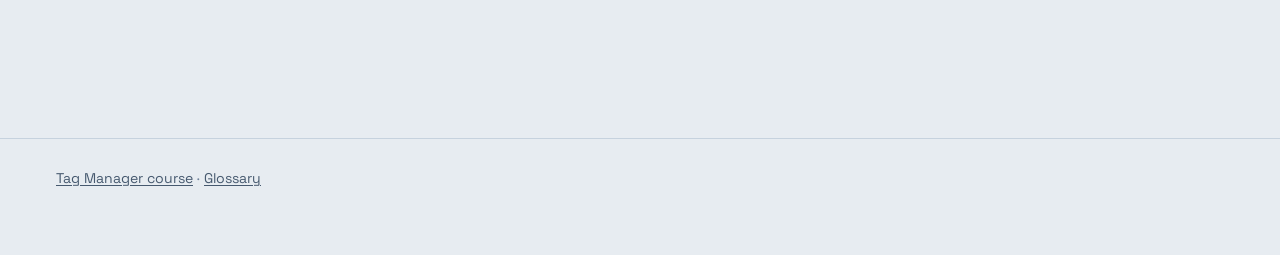
<file: gtm-course/04-ecommerce/index.html>
<!DOCTYPE html>
<html lang="en">
<head>
<meta charset="UTF-8">
<meta name="viewport" content="width=device-width, initial-scale=1.0">
<title>Module 4 — Ecommerce tracking</title>
<meta name="description" content="GA4 ecommerce exercises in Google Tag Manager: view_item_list, select_item, add_to_cart, begin_checkout and purchase.">
<link rel="preconnect" href="https://fonts.googleapis.com">
<link rel="preconnect" href="https://fonts.gstatic.com" crossorigin>
<link href="https://fonts.googleapis.com/css2?family=JetBrains+Mono:wght@400;700&family=Source+Serif+4:opsz,wght@8..60,400;8..60,600&family=Space+Grotesk:wght@400;500;600;700&display=swap" rel="stylesheet">
<link rel="stylesheet" href="../assets/course.css">
<script src="../assets/config.js"></script>
<script src="../assets/course.js"></script>
</head>
<body>

<a class="skip" href="#main">Skip to content</a>

<nav aria-label="Breadcrumb">
    <ul class="crumbs">
        <li><a href="../index.html">Tag Manager course</a></li>
        <li><a href="index.html" aria-current="page">Module 4</a></li>
    </ul>
</nav>

<main id="main" class="wrap">
<div class="bench">
    <div class="column">

        <div class="ex-meta">
            <span class="ex-no">Module 4</span>
            <span>One long exercise</span>
            <span>About an hour</span>
        </div>

        <h1>Ecommerce tracking</h1>
        <p class="lede">A working shop that pushes the six GA4 ecommerce events. You build the tags that catch them.</p>

        <h2>What makes ecommerce different</h2>
        <p>Every event so far carried a few loose keys. Ecommerce events carry a strict structure that GA4 recognises
            by shape, not by name. Get the shape wrong and the event arrives with no products in it — no error, no
            warning, just empty reports.</p>

<pre><code>dataLayer.push({ <span class="tok-key">ecommerce</span>: <span class="tok-kw">null</span> });   <span class="tok-com">// clear the previous product first</span>
dataLayer.push({
  <span class="tok-key">event</span>: <span class="tok-str">'add_to_cart'</span>,
  <span class="tok-key">ecommerce</span>: {
    <span class="tok-key">currency</span>: <span class="tok-str">'SEK'</span>,
    <span class="tok-key">value</span>: <span class="tok-kw">899</span>,
    <span class="tok-key">items</span>: [{
      <span class="tok-key">item_id</span>: <span class="tok-str">'SKU-101'</span>,
      <span class="tok-key">item_name</span>: <span class="tok-str">'Blue running shoe'</span>,
      <span class="tok-key">price</span>: <span class="tok-kw">899</span>,
      <span class="tok-key">quantity</span>: <span class="tok-kw">1</span>
    }]
  }
});</code></pre>

        <div class="purpose">
            <h2>Three rules for this module</h2>
            <ul class="build-list">
                <li>Everything lives inside one <code>ecommerce</code> object</li>
                <li><code>items</code> is always an array, even for one product</li>
                <li>Push <code>ecommerce: null</code> before every event, or the previous product comes along for the ride</li>
            </ul>
        </div>

        <h2>The exercise</h2>
        <ul class="exercises">
            <li><a href="1-shop.html"><span class="n">4.1</span><span>Track a shop from listing to purchase</span><span class="what">Six events</span></a></li>
        </ul>

        <h2>The six events you will see</h2>
        <table class="settings">
            <tr><th>view_item_list</th><td>The product grid appeared. Fires once on load.</td></tr>
            <tr><th>select_item</th><td>Someone clicked a product in the list.</td></tr>
            <tr><th>add_to_cart</th><td>A product went into the cart.</td></tr>
            <tr><th>remove_from_cart</th><td>A product came back out.</td></tr>
            <tr><th>begin_checkout</th><td>Checkout started. The whole cart is in <code>items</code>.</td></tr>
            <tr><th>purchase</th><td>The order completed. Needs a <code>transaction_id</code>.</td></tr>
        </table>

        <div class="pager">
            <span><a href="../03-url-parameters/index.html">Module 3</a></span>
            <span><a href="1-shop.html">Exercise 4.1</a></span>
        </div>

    </div>

    <div class="rail">
        <div id="monitor"></div>
    </div>
</div>
</main>

<footer class="site">
    <p><a href="../index.html">Tag Manager course</a> · <a href="../reference/glossary.html">Glossary</a></p>
</footer>

</body>
</html>
</file>
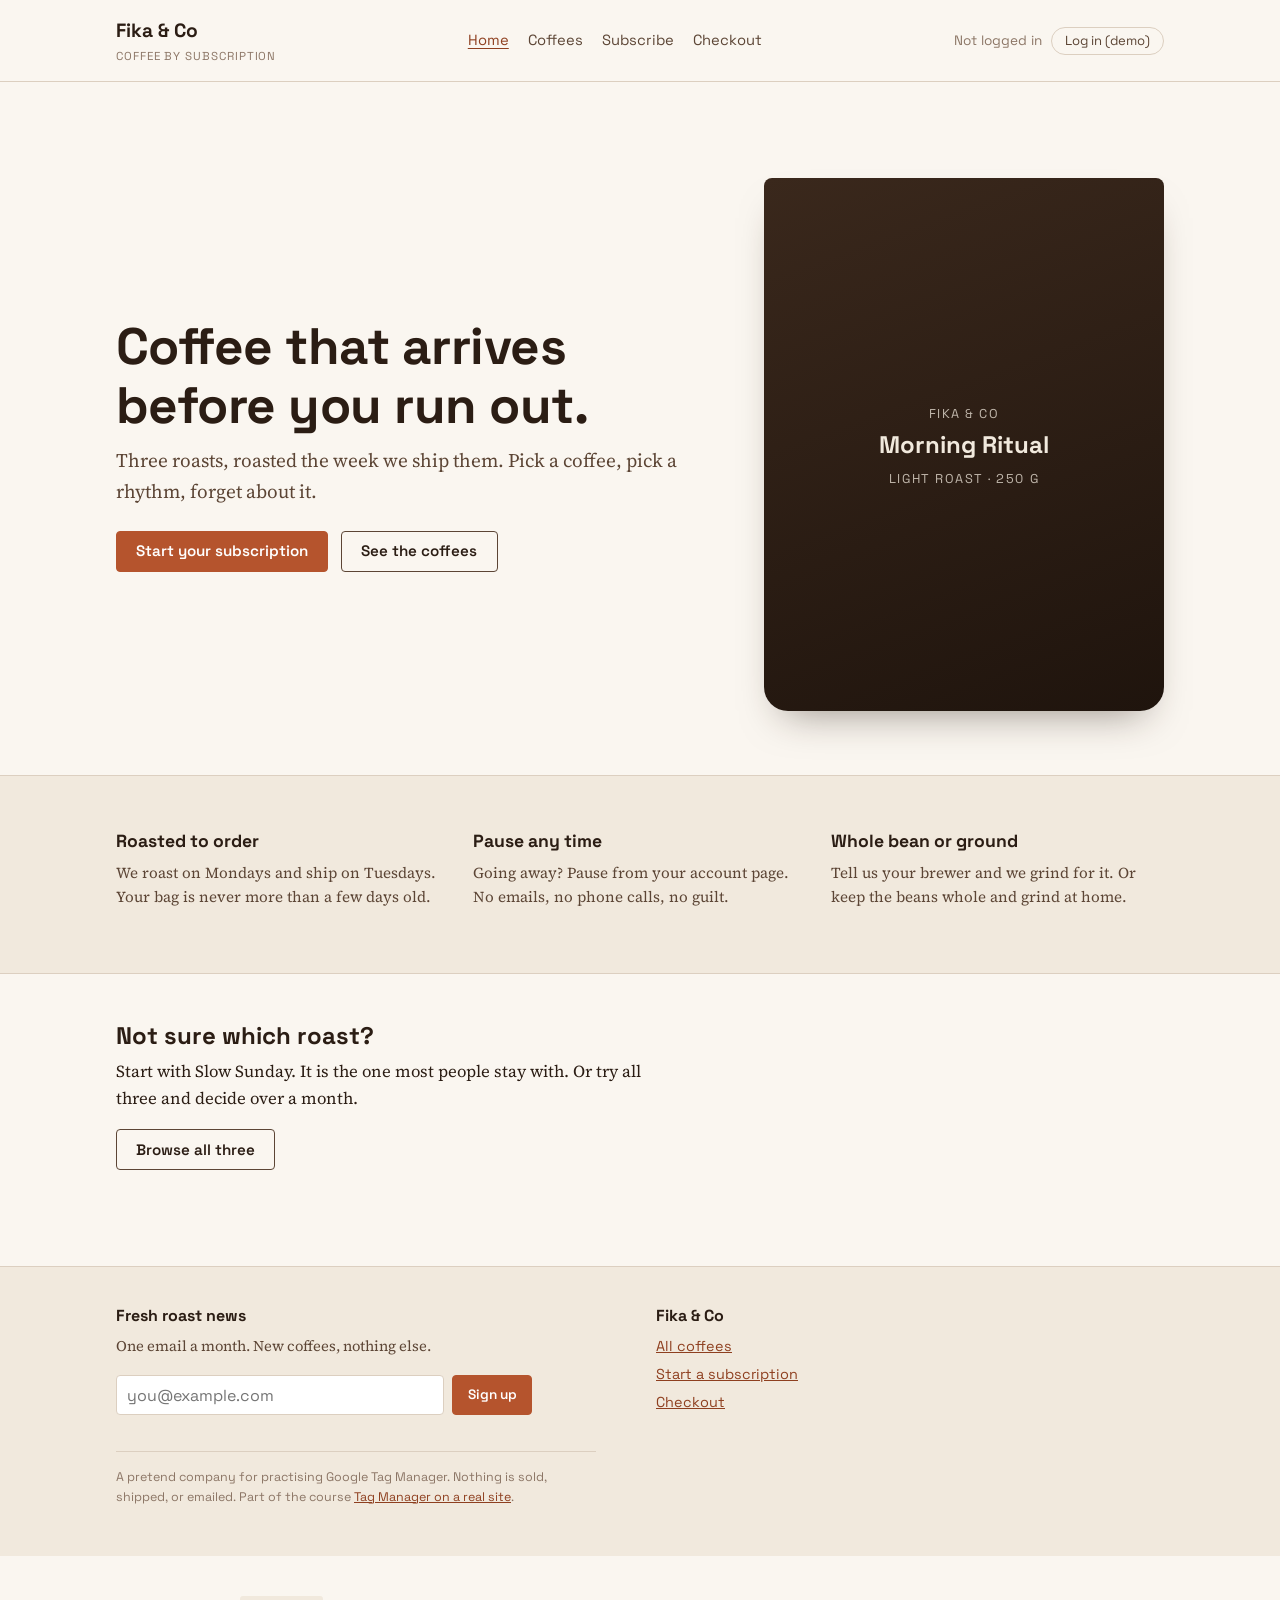
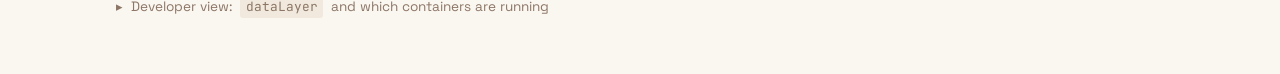
<file: gtm-real-site 2/site/index.html>
<!DOCTYPE html>
<html lang="en">
<head>
<!-- Google Tag Manager -->
<script>(function(w,d,s,l,i){w[l]=w[l]||[];w[l].push({'gtm.start':
new Date().getTime(),event:'gtm.js'});var f=d.getElementsByTagName(s)[0],
j=d.createElement(s),dl=l!='dataLayer'?'&l='+l:'';j.async=true;j.src=
'https://www.googletagmanager.com/gtm.js?id='+i+dl;f.parentNode.insertBefore(j,f);
})(window,document,'script','dataLayer','GTM-W2S6DPBK');</script>
<!-- End Google Tag Manager -->
<meta charset="UTF-8">
<meta name="viewport" content="width=device-width, initial-scale=1.0">
<title>Fika & Co — Coffee by subscription</title>
<meta name="description" content="Practice site for the Tag Manager course, module 5. Fresh-roasted coffee by subscription.">
<link rel="preconnect" href="https://fonts.googleapis.com">
<link rel="preconnect" href="https://fonts.gstatic.com" crossorigin>
<link href="https://fonts.googleapis.com/css2?family=JetBrains+Mono:wght@400;700&family=Source+Serif+4:opsz,wght@8..60,400;8..60,600&family=Space+Grotesk:wght@400;500;600;700&display=swap" rel="stylesheet">
<link rel="stylesheet" href="site.css">

<!-- Page data. site.js pushes this into the dataLayer straight away, BEFORE
     any container loads, so every tag on the page can read page.* and user.* -->
<script>window.FIKA_PAGE = { type: 'home', category: null };</script>
<script src="site.js"></script>

<!-- ======================================================================
     EXERCISE 1 — PASTE THE <head> PART OF YOUR GOOGLE TAG MANAGER
     SNIPPET ON THE EMPTY LINE BELOW THIS COMMENT.

     (The snippet at the very top of this file belongs to the course author.
     Leave it there. Two containers on one page is normal.)
     ====================================================================== -->

<!-- ====================================================================== -->

<!-- Developer view: the collapsible dataLayer panel at the bottom of the page.
     A real site would not have this. -->
<script>window.GTM_COURSE_MANUAL = 'GTM-W2S6DPBK';</script>
<script src="../assets/course.js"></script>
</head>
<body data-page="home">
<!-- Google Tag Manager (noscript) -->
<noscript><iframe src="https://www.googletagmanager.com/ns.html?id=GTM-W2S6DPBK"
height="0" width="0" style="display:none;visibility:hidden"></iframe></noscript>
<!-- End Google Tag Manager (noscript) -->

<!-- ======================================================================
     EXERCISE 1 — PASTE THE <body> PART OF YOUR SNIPPET (the <noscript>
     iframe) ON THE EMPTY LINE BELOW THIS COMMENT.
     ====================================================================== -->

<!-- ====================================================================== -->

<header class="top">
    <div class="wrap">
        <a class="brand" href="index.html">Fika &amp; Co <small>Coffee by subscription</small></a>
        <nav aria-label="Main"><ul><li><a href="index.html" aria-current="page">Home</a></li><li><a href="products.html">Coffees</a></li><li><a href="signup.html">Subscribe</a></li><li><a href="checkout.html">Checkout</a></li></ul></nav>
        <div class="account" id="account"></div>
    </div>
</header>

<main>

    <section class="hero">
        <div class="wrap">
            <div>
                <h1>Coffee that arrives before you run out.</h1>
                <p class="lede">Three roasts, roasted the week we ship them. Pick a coffee, pick a rhythm, forget about it.</p>
                <div class="row">
                    <a class="btn" href="signup.html" data-cta="hero">Start your subscription</a>
                    <a class="btn ghost" href="products.html" data-cta="hero_secondary">See the coffees</a>
                </div>
            </div>
            <div class="bag"><div><span>Fika &amp; Co</span><b>Morning Ritual</b><span>Light roast · 250 g</span></div></div>
        </div>
    </section>

    <section class="band cream">
        <div class="wrap">
            <div class="three">
                <div><h3>Roasted to order</h3><p>We roast on Mondays and ship on Tuesdays. Your bag is never more than a few days old.</p></div>
                <div><h3>Pause any time</h3><p>Going away? Pause from your account page. No emails, no phone calls, no guilt.</p></div>
                <div><h3>Whole bean or ground</h3><p>Tell us your brewer and we grind for it. Or keep the beans whole and grind at home.</p></div>
            </div>
        </div>
    </section>

    <section class="band">
        <div class="wrap">
            <h2>Not sure which roast?</h2>
            <p>Start with Slow Sunday. It is the one most people stay with. Or try all three and decide over a month.</p>
            <a class="btn ghost" href="products.html" data-cta="mid_page">Browse all three</a>
        </div>
    </section>

</main>

<footer class="foot">
    <div class="wrap">
        <div>
            <h3>Fresh roast news</h3>
            <p>One email a month. New coffees, nothing else.</p>
            <form id="footer-newsletter">
                <input type="email" name="email" placeholder="you@example.com" aria-label="Email address" required>
                <button class="btn small" type="submit">Sign up</button>
            </form>
        </div>
        <div>
            <h3>Fika &amp; Co</h3>
            <ul>
                <li><a href="products.html">All coffees</a></li>
                <li><a href="signup.html">Start a subscription</a></li>
                <li><a href="checkout.html">Checkout</a></li>
            </ul>
        </div>
        <p class="legal">A pretend company for practising Google Tag Manager. Nothing is sold, shipped, or emailed.
            Part of the course <a href="../index.html">Tag Manager on a real site</a>.</p>
    </div>
</footer>

<details class="devpanel">
    <summary>Developer view: <code>dataLayer</code> and which containers are running</summary>
    <p class="devnote">This panel is course scaffolding. Your Tag Manager <b>Preview</b> mode shows the same information, and that is the tool you will use on real sites.</p>
    <div id="monitor"></div>
</details>

</body>
</html>
</file>
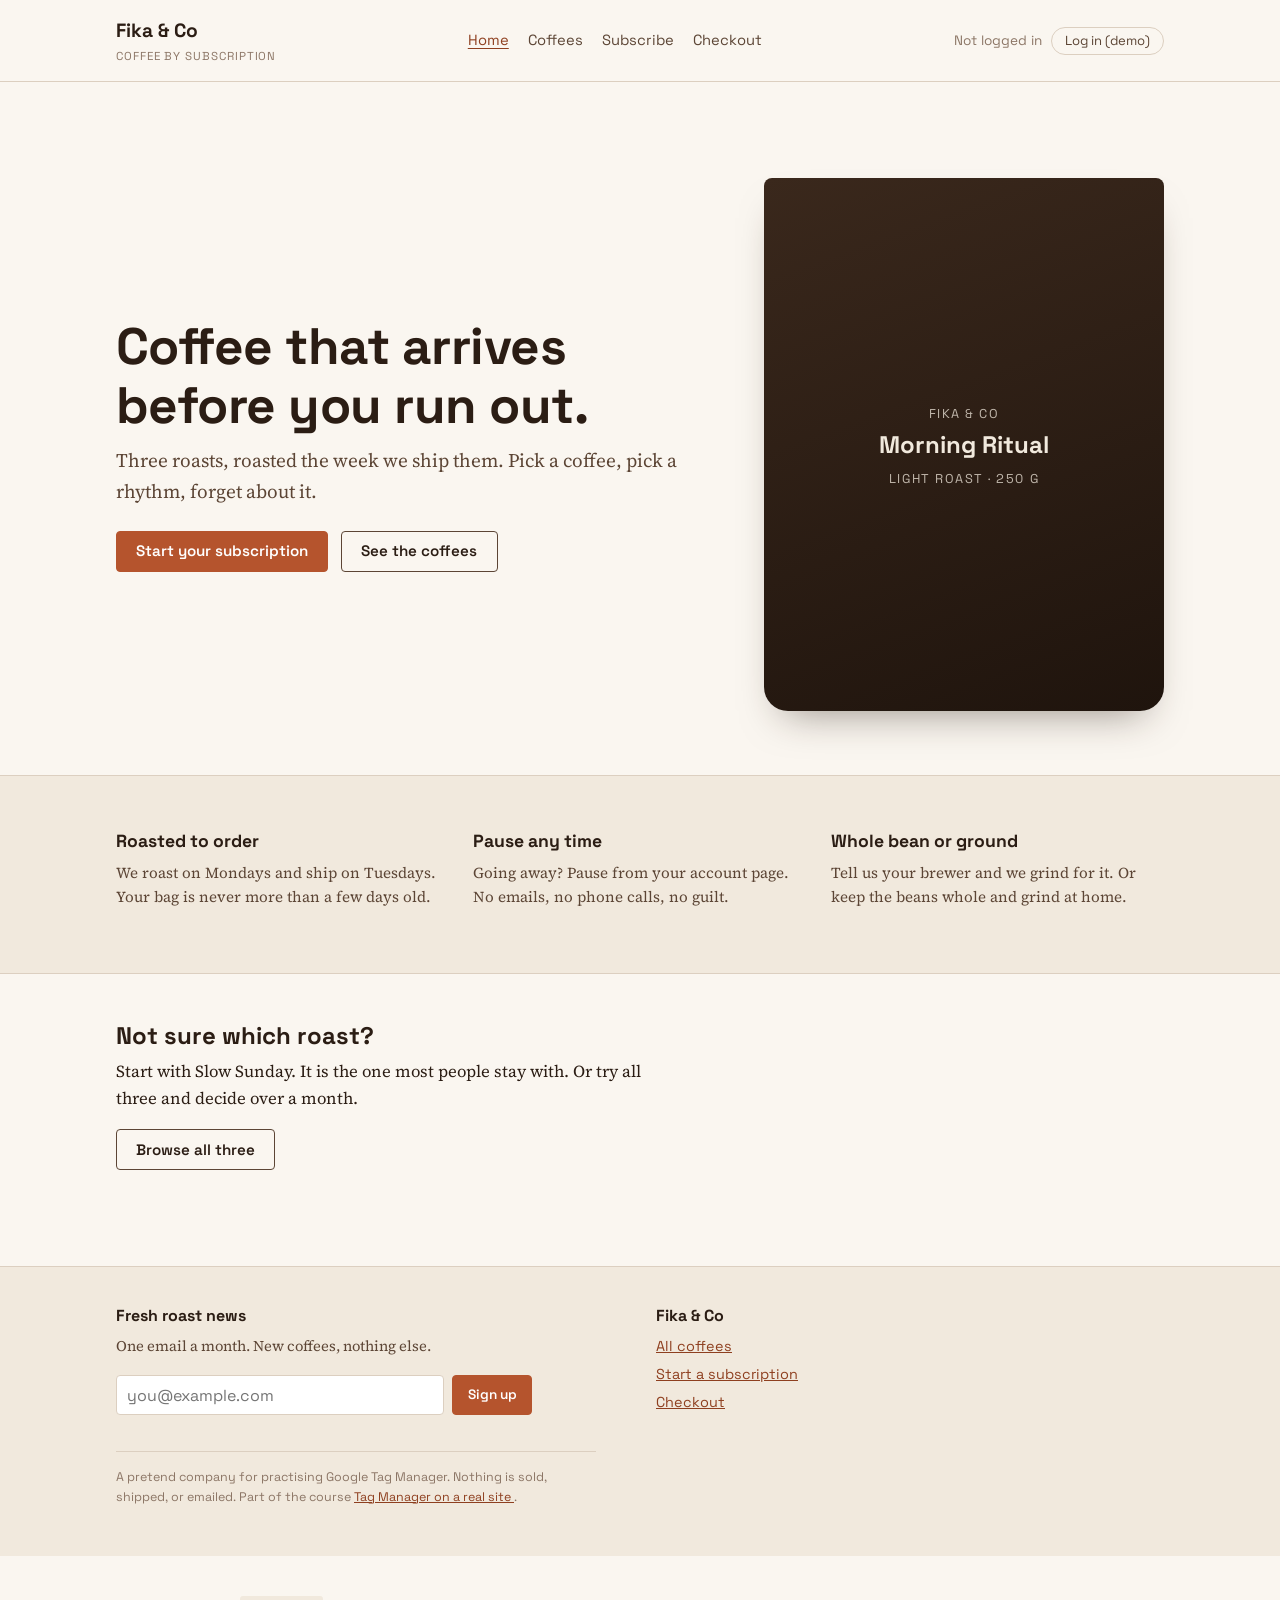
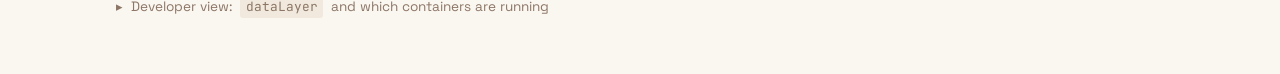
<file: gtm-real-site/site/index.html>
<!DOCTYPE html>
<html lang="en">
<head>
<!-- Google Tag Manager -->
<script>(function(w,d,s,l,i){w[l]=w[l]||[];w[l].push({'gtm.start':
new Date().getTime(),event:'gtm.js'});var f=d.getElementsByTagName(s)[0],
j=d.createElement(s),dl=l!='dataLayer'?'&l='+l:'';j.async=true;j.src=
'https://www.googletagmanager.com/gtm.js?id='+i+dl;f.parentNode.insertBefore(j,f);
})(window,document,'script','dataLayer','GTM-W2S6DPBK');</script>
<!-- End Google Tag Manager -->

<meta charset="UTF-8">
<meta name="viewport" content="width=device-width, initial-scale=1.0">

<title>Fika & Co — Coffee by subscription</title>
<meta name="description" content="Practice site for the Tag Manager course, module 5. Fresh-roasted coffee by subscription.">

<link rel="preconnect" href="https://fonts.googleapis.com">
<link rel="preconnect" href="https://fonts.gstatic.com" crossorigin>
<link href="https://fonts.googleapis.com/css2?family=JetBrains+Mono:wght@400;700&family=Source+Serif+4:opsz,wght@8..60,400;8..60,600&family=Space+Grotesk:wght@400;500;600;700&display=swap" rel="stylesheet">

<link rel="stylesheet" href="site.css">

<!-- Page data. site.js pushes this into the dataLayer straight away, BEFORE
     any container loads, so every tag on the page can read page.* and user.* -->
<script>
window.FIKA_PAGE = {
    type: 'home',
    category: null
};
</script>

<script src="site.js"></script>


<!-- ======================================================================
     EXERCISE 1 — PASTE THE <head> PART OF YOUR GOOGLE TAG MANAGER
     SNIPPET ON THE EMPTY LINE BELOW THIS COMMENT.

     (The snippet at the very top of this file belongs to the course author.
     Leave it there. Two containers on one page is normal.)
     ====================================================================== -->

<!-- Google Tag Manager -->
<script>(function(w,d,s,l,i){w[l]=w[l]||[];w[l].push({'gtm.start':
new Date().getTime(),event:'gtm.js'});var f=d.getElementsByTagName(s)[0],
j=d.createElement(s),dl=l!='dataLayer'?'&l='+l:'';j.async=true;j.src=
'https://www.googletagmanager.com/gtm.js?id='+i+dl;f.parentNode.insertBefore(j,f);
})(window,document,'script','dataLayer','GTM-NTTCVHRB');</script>
<!-- End Google Tag Manager -->

<!-- ====================================================================== -->


<!-- Developer view: the collapsible dataLayer panel at the bottom of the page.
     A real site would not have this. -->
<script>
window.GTM_COURSE_MANUAL = 'GTM-W2S6DPBK';
</script>

<script src="../assets/course.js"></script>

</head>


<body data-page="home">

<!-- Google Tag Manager (noscript) -->
<noscript>
    <iframe src="https://www.googletagmanager.com/ns.html?id=GTM-W2S6DPBK"
    height="0"
    width="0"
    style="display:none;visibility:hidden">
    </iframe>
</noscript>
<!-- End Google Tag Manager (noscript) -->


<!-- ======================================================================
     EXERCISE 1 — PASTE THE <body> PART OF YOUR SNIPPET (the <noscript>
     iframe) ON THE EMPTY LINE BELOW THIS COMMENT.
     ====================================================================== -->

<!-- Google Tag Manager (noscript) -->
<noscript>
    <iframe src="https://www.googletagmanager.com/ns.html?id=GTM-NTTCVHRB"
    height="0"
    width="0"
    style="display:none;visibility:hidden">
    </iframe>
</noscript>
<!-- End Google Tag Manager (noscript) -->

<!-- ====================================================================== -->


<header class="top">

    <div class="wrap">

        <a class="brand" href="index.html">
            Fika &amp; Co
            <small>Coffee by subscription</small>
        </a>

        <nav aria-label="Main">
            <ul>
                <li>
                    <a href="index.html" aria-current="page">Home</a>
                </li>

                <li>
                    <a href="products.html">Coffees</a>
                </li>

                <li>
                    <a href="signup.html">Subscribe</a>
                </li>

                <li>
                    <a href="checkout.html">Checkout</a>
                </li>
            </ul>
        </nav>

        <div class="account" id="account"></div>

    </div>

</header>


<main>

    <section class="hero">

        <div class="wrap">

            <div>

                <h1>Coffee that arrives before you run out.</h1>

                <p class="lede">
                    Three roasts, roasted the week we ship them.
                    Pick a coffee, pick a rhythm, forget about it.
                </p>

                <div class="row">

                    <a
                        class="btn"
                        href="signup.html"
                        data-cta="hero"
                        id="subscription-cta">
                        Start your subscription
                    </a>

                    <a
                        class="btn ghost"
                        href="products.html"
                        data-cta="hero_secondary">
                        See the coffees
                    </a>

                </div>

            </div>


            <div class="bag">

                <div>
                    <span>Fika &amp; Co</span>
                    <b>Morning Ritual</b>
                    <span>Light roast · 250 g</span>
                </div>

            </div>

        </div>

    </section>


    <section class="band cream">

        <div class="wrap">

            <div class="three">

                <div>
                    <h3>Roasted to order</h3>

                    <p>
                        We roast on Mondays and ship on Tuesdays.
                        Your bag is never more than a few days old.
                    </p>
                </div>


                <div>
                    <h3>Pause any time</h3>

                    <p>
                        Going away? Pause from your account page.
                        No emails, no phone calls, no guilt.
                    </p>
                </div>


                <div>
                    <h3>Whole bean or ground</h3>

                    <p>
                        Tell us your brewer and we grind for it.
                        Or keep the beans whole and grind at home.
                    </p>
                </div>

            </div>

        </div>

    </section>


    <section class="band">

        <div class="wrap">

            <h2>Not sure which roast?</h2>

            <p>
                Start with Slow Sunday.
                It is the one most people stay with.
                Or try all three and decide over a month.
            </p>

            <a
                class="btn ghost"
                href="products.html"
                data-cta="mid_page">
                Browse all three
            </a>

        </div>

    </section>

</main>


<footer class="foot">

    <div class="wrap">

        <div>

            <h3>Fresh roast news</h3>

            <p>
                One email a month.
                New coffees, nothing else.
            </p>

            <form id="footer-newsletter">

                <input
                    type="email"
                    name="email"
                    placeholder="you@example.com"
                    aria-label="Email address"
                    required>

                <button
                    class="btn small"
                    type="submit">
                    Sign up
                </button>

            </form>

        </div>


        <div>

            <h3>Fika &amp; Co</h3>

            <ul>
                <li>
                    <a href="products.html">
                        All coffees
                    </a>
                </li>

                <li>
                    <a href="signup.html">
                        Start a subscription
                    </a>
                </li>

                <li>
                    <a href="checkout.html">
                        Checkout
                    </a>
                </li>
            </ul>

        </div>


        <p class="legal">
            A pretend company for practising Google Tag Manager.
            Nothing is sold, shipped, or emailed.
            Part of the course
            <a href="../index.html">
                Tag Manager on a real site
            </a>.
        </p>

    </div>

</footer>


<details class="devpanel">

    <summary>
        Developer view:
        <code>dataLayer</code>
        and which containers are running
    </summary>

    <p class="devnote">
        This panel is course scaffolding.
        Your Tag Manager <b>Preview</b> mode shows the same information,
        and that is the tool you will use on real sites.
    </p>

    <div id="monitor"></div>

</details>


<!-- ================================================================
     CTA CLICK EVENT
     Pushes cta_click into the dataLayer when the visitor clicks
     "Start your subscription".
     ================================================================ -->

<script>

document
    .getElementById('subscription-cta')
    .addEventListener('click', function(event) {

        event.preventDefault();

        window.dataLayer = window.dataLayer || [];

        window.dataLayer.push({
            event: 'cta_click',

            cta: {
                text: 'Start your subscription',
                location: 'hero',
                destination: 'signup.html'
            }
        });

        setTimeout(function() {
            window.location.href = 'signup.html';
        }, 200);

    });

</script>


</body>

</html>
</file>
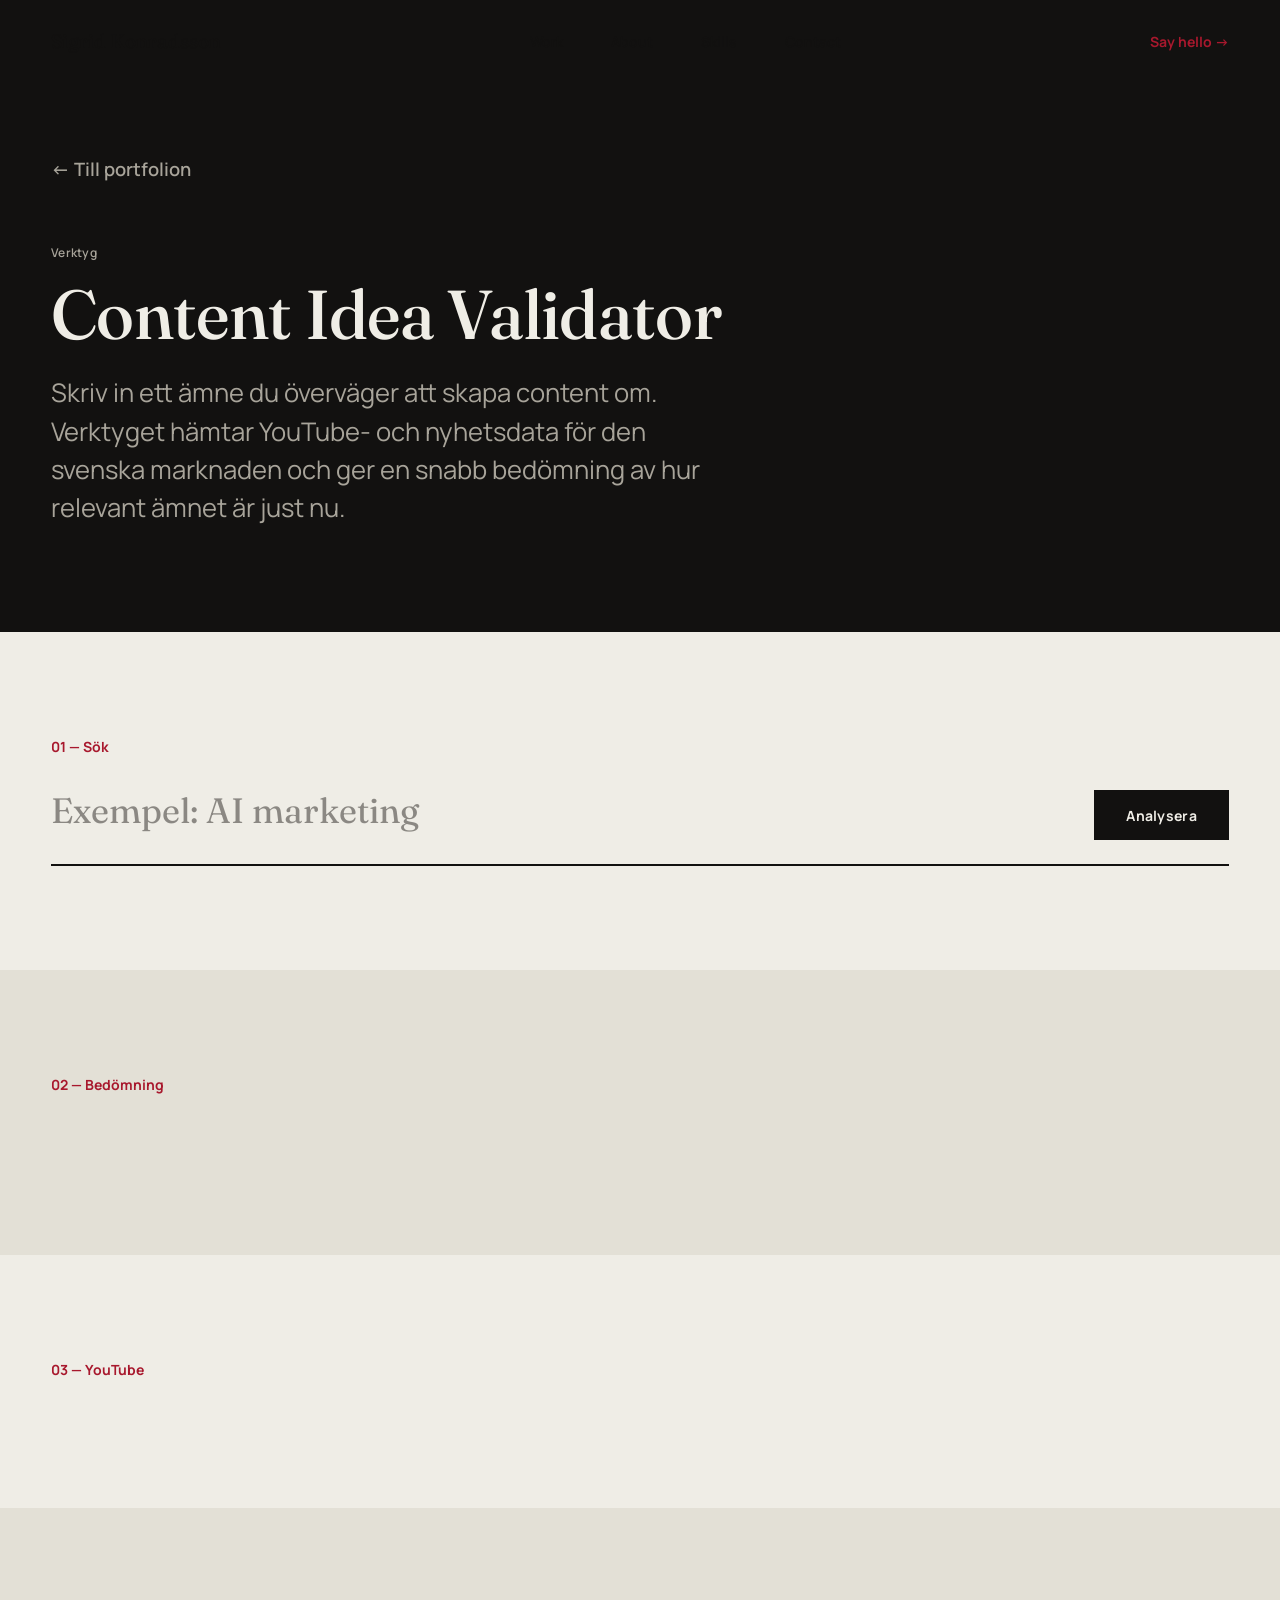
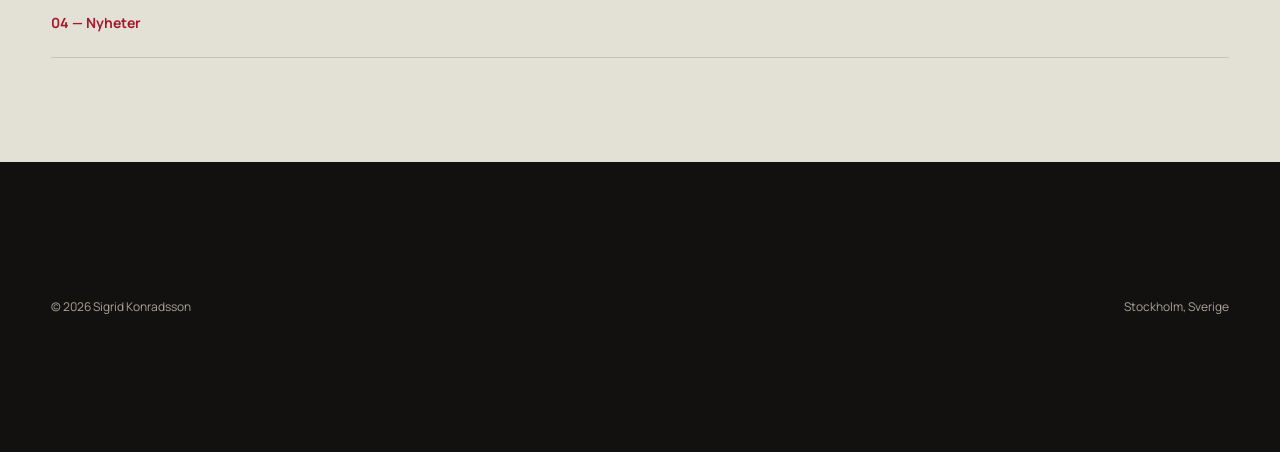
<file: content-validator.html>
<!DOCTYPE html>
<html lang="sv">
<head>
<meta charset="UTF-8">
<meta name="viewport" content="width=device-width, initial-scale=1.0">
<title>Content Idea Validator — Sigrid Konradsson</title>
<meta name="description" content="Verktyg som bedömer hur relevant ett content-ämne är på den svenska marknaden, baserat på YouTube- och nyhetsdata.">

<link rel="preconnect" href="https://fonts.googleapis.com">
<link rel="preconnect" href="https://fonts.gstatic.com" crossorigin>
<link href="https://fonts.googleapis.com/css2?family=Fraunces:ital,opsz,wght@0,9..144,400;0,9..144,500;0,9..144,600;1,9..144,500&family=Manrope:wght@400;500;600;700;800&display=swap" rel="stylesheet">

<link rel="stylesheet" href="style.css">
</head>
<body>

<script>
  window.dataLayer = window.dataLayer || [];
</script>

<!-- NAVIGATION — samma struktur som övriga sidor, pekar tillbaka till portfolion -->
<nav class="nav" id="siteNav">
  <div class="nav__inner">
    <a href="index.html" class="nav__mark" data-track="nav-logo">Sigrid Konradsson</a>
    <ul class="nav__links" id="navLinks">
      <li><a href="index.html#work" data-track="nav-work">Work</a></li>
      <li><a href="index.html#about" data-track="nav-about">About</a></li>
      <li><a href="index.html#skills" data-track="nav-skills">Skills</a></li>
      <li><a href="index.html#contact" data-track="nav-contact">Contact</a></li>
    </ul>
    <a href="index.html#contact" class="nav__cta" data-track="nav-cta-contact">Say hello →</a>
    <button class="nav__toggle" id="navToggle" aria-label="Öppna meny" aria-expanded="false">
      <span></span><span></span><span></span>
    </button>
  </div>
</nav>

<!-- VERKTYGS-HERO — mörk sektion, samma familj som Skills/Contact på startsidan -->
<header class="section section--dark validator-hero" style="padding-top: calc(var(--nav-h) + var(--sp-6));">
  <div class="wrap">
    <a href="index.html" class="link-cta link-cta--dark" data-track="validator-back-home" data-track-text="Till portfolion" style="color: var(--on-dark-soft); margin-bottom: var(--sp-4); display: inline-flex;">
      ← Till portfolion
    </a>

    <p class="eyebrow" style="color: var(--on-dark-soft); margin-top: var(--sp-3);">Verktyg</p>
    <h1 style="font-size: var(--step-xxl); max-width: 18ch; margin-top: var(--sp-2);">Content Idea Validator</h1>
    <p class="body-lg" style="color: var(--on-dark-soft); margin-top: var(--sp-3);">
      Skriv in ett ämne du överväger att skapa content om. Verktyget hämtar YouTube- och nyhetsdata för den svenska marknaden och ger en snabb bedömning av hur relevant ämnet är just nu.
    </p>
  </div>
</header>

<!-- 01 — SÖK -->
<section class="section" id="search">
  <div class="wrap">
    <p class="validator-step">01 — Sök</p>

    <div class="validator-search">
      <label for="searchInput" class="sr-only">Ämne att analysera</label>
      <input id="searchInput" type="text" placeholder="Exempel: AI marketing">
      <button id="searchButton" data-track="validator-analyze" data-track-text="Analysera">Analysera</button>
    </div>
  </div>
</section>

<!-- 02 — BEDÖMNING -->
<section class="section section--alt" id="score">
  <div class="wrap">
    <p class="validator-step">02 — Bedömning</p>
    <div id="scoreResult" class="validator-score"></div>
  </div>
</section>

<!-- 03 — YOUTUBE -->
<section class="section" id="youtube">
  <div class="wrap">
    <p class="validator-step">03 — YouTube</p>
    <div id="results" class="validator-youtube"></div>
  </div>
</section>

<!-- 04 — NYHETER -->
<section class="section section--alt" id="news">
  <div class="wrap">
    <p class="validator-step">04 — Nyheter</p>
    <div id="newsResults" class="validator-news"></div>
  </div>
</section>

<footer class="section section--dark">
  <div class="wrap footer">
    <span>© <span id="year"></span> Sigrid Konradsson</span>
    <span>Stockholm, Sverige</span>
  </div>
</footer>

<script src="script.js"></script>

<!-- ==========================================================================
     FUNKTIONALITET — HELT ORÖRD.
     API-anrop, sökning, relevansbedömning och resultat fungerar exakt
     som i din ursprungliga fil. Endast id:na (#searchInput, #searchButton,
     #results, #newsResults, #scoreResult) återanvänds — de är oförändrade.
     ========================================================================== -->
<script>

  // Lägg in dina två nycklar här
  const API_KEY = "AIzaSyCfoCyHM8mYUEjrcAJukwpb2VO47cUJcns";
  const NEWS_API_KEY = "pub_b1f5033c1d84419cae16f7acea3888fe";


  const searchButton = document.getElementById("searchButton");
  const searchInput = document.getElementById("searchInput");

  const results = document.getElementById("results");
  const newsResults = document.getElementById("newsResults");
  const scoreResult = document.getElementById("scoreResult");


  searchButton.addEventListener("click", async function () {

    const searchTerm = searchInput.value;


    // YOUTUBE API

    const youtubeUrl =
      `https://www.googleapis.com/youtube/v3/search?part=snippet&type=video&maxResults=5&regionCode=SE&relevanceLanguage=sv&q=${encodeURIComponent(searchTerm)}&key=${API_KEY}`;

    const youtubeResponse = await fetch(youtubeUrl);
    const youtubeData = await youtubeResponse.json();

    results.innerHTML = "";

    youtubeData.items.forEach(video => {

      const videoId = video.id.videoId;
      const title = video.snippet.title;
      const image = video.snippet.thumbnails.medium.url;

      results.innerHTML += `
        <div>
          <img src="${image}" width="250">

          <p>
            <a href="https://www.youtube.com/watch?v=${videoId}" target="_blank">
              ${title}
            </a>
          </p>
        </div>
      `;
    });


    // NEWSDATA API

    const newsUrl =
      `https://newsdata.io/api/1/latest?apikey=${NEWS_API_KEY}&q=${encodeURIComponent(searchTerm)}&country=se&language=sv`;

    const newsResponse = await fetch(newsUrl);
    const newsData = await newsResponse.json();

    newsResults.innerHTML = "";

    newsData.results.slice(0, 5).forEach(article => {

      newsResults.innerHTML += `
        <p>
          <a href="${article.link}" target="_blank">
            ${article.title}
          </a>
        </p>
      `;
    });


    // BEDÖMNING

    const youtubeTotal = youtubeData.pageInfo.totalResults;
    const newsTotal = newsData.totalResults;

    let relevance = "";

    if (youtubeTotal > 1000 && newsTotal > 20) {
      relevance = "Hög relevans";
    }

    else if (youtubeTotal > 100 || newsTotal > 5) {
      relevance = "Medel relevans";
    }

    else {
      relevance = "Låg relevans";
    }


    scoreResult.innerHTML = `
      <h3>${relevance}</h3>

      <p>YouTube-träffar: ${youtubeTotal}</p>
      <p>Nyhetsartiklar: ${newsTotal}</p>
    `;

  });

</script>

</body>
</html>
</file>
<file: gtm-course/assets/course.css>
/* ==========================================================================
   GTM Course — shared stylesheet
   Concept: "lab bench". Light blueprint paper for reading, one dark
   instrument panel (the dataLayer monitor) as the single bold element.
   Amber is reserved for one meaning only: something just fired.
   ========================================================================== */

:root {
    --ground:       #E7ECF1;
    --surface:      #FFFFFF;
    --sunk:         #F3F6F9;
    --ink:          #0F2036;
    --ink-2:        #46596F;
    --ink-3:        #6F8199;
    --rule:         #C6D2DE;
    --rule-soft:    #DCE4EC;
    --signal:       #FF9900;
    --signal-deep:  #9A5B00;
    --signal-wash:  #FFF3E0;
    --ok:           #17795E;
    --ok-wash:      #E4F3EE;
    --warn-wash:    #FDF0E7;
    --panel:        #0D1B2E;
    --panel-2:      #16294100;

    --mono: "JetBrains Mono", ui-monospace, SFMono-Regular, Menlo, monospace;
    --sans: "Space Grotesk", Helvetica, Arial, sans-serif;
    --serif: "Source Serif 4", Georgia, "Times New Roman", serif;

    --rail: 25rem;
    --radius: 4px;
}

*, *::before, *::after { box-sizing: border-box; }

html { -webkit-text-size-adjust: 100%; }

body {
    margin: 0;
    background: var(--ground);
    color: var(--ink);
    font-family: var(--serif);
    font-size: 1.0625rem;
    line-height: 1.65;
    font-optical-sizing: auto;
}

/* --------------------------------------------------------------------------
   Typography
   -------------------------------------------------------------------------- */

h1, h2, h3, h4, .sans { font-family: var(--sans); font-weight: 600; }

h1 {
    font-size: clamp(2rem, 1.4rem + 2.4vw, 3.1rem);
    line-height: 1.08;
    letter-spacing: -0.022em;
    margin: 0 0 .6rem;
}

h2 {
    font-size: clamp(1.4rem, 1.2rem + .8vw, 1.85rem);
    line-height: 1.18;
    letter-spacing: -0.015em;
    margin: 2.75rem 0 .9rem;
}

h3 {
    font-size: 1.15rem;
    line-height: 1.3;
    letter-spacing: -0.008em;
    margin: 2rem 0 .5rem;
}

p { margin: 0 0 1.05rem; max-width: 68ch; }

a { color: var(--signal-deep); text-decoration: underline; text-underline-offset: 2px; text-decoration-thickness: 1px; }
a:hover { color: var(--ink); }
a:focus-visible, button:focus-visible, input:focus-visible, select:focus-visible, summary:focus-visible {
    outline: 3px solid var(--signal);
    outline-offset: 2px;
    border-radius: 2px;
}

.lede {
    font-size: clamp(1.15rem, 1.05rem + .5vw, 1.35rem);
    line-height: 1.5;
    color: var(--ink-2);
    max-width: 60ch;
}

code, kbd, samp, pre { font-family: var(--mono); }

code {
    font-size: .86em;
    background: var(--sunk);
    border: 1px solid var(--rule-soft);
    border-radius: 3px;
    padding: .08em .34em;
    white-space: nowrap;
}

/* A click path through the GTM interface: Tags › New › Tag Configuration */
.path {
    font-family: var(--sans);
    font-size: .92em;
    font-weight: 500;
    background: var(--surface);
    border: 1px solid var(--rule);
    border-radius: var(--radius);
    padding: .12em .5em;
    white-space: nowrap;
    color: var(--ink);
}

pre {
    background: var(--panel);
    color: #D9E3EF;
    font-size: .82rem;
    line-height: 1.7;
    padding: 1.05rem 1.15rem;
    border-radius: var(--radius);
    overflow-x: auto;
    margin: 0 0 1.25rem;
    max-width: 100%;
}
pre code { background: none; border: 0; padding: 0; font-size: inherit; white-space: pre; color: inherit; }

.tok-key { color: #7FB2E5; }
.tok-str { color: #9FD8A8; }
.tok-com { color: #6B7F97; font-style: italic; }
.tok-kw  { color: #FFB454; }

/* --------------------------------------------------------------------------
   Page frame
   -------------------------------------------------------------------------- */

.crumbs {
    background: var(--ink);
    color: #A9BACD;
    font-family: var(--sans);
    font-size: .82rem;
    padding: .6rem clamp(1rem, 5vw, 3.5rem);
    margin: 0;
    list-style: none;
    display: flex;
    flex-wrap: wrap;
    gap: .1rem .55rem;
}
.crumbs li + li::before { content: "/"; color: #4A5F79; margin-right: .55rem; }
.crumbs a { color: #C9D8E8; text-decoration: none; }
.crumbs a:hover { color: var(--signal); text-decoration: underline; }
.crumbs [aria-current] { color: #6F8199; }

.wrap { padding: 0 clamp(1rem, 5vw, 3.5rem); }

.page { max-width: 78rem; margin: 0 auto; }

footer.site {
    margin-top: 5rem;
    border-top: 1px solid var(--rule);
    padding: 1.75rem clamp(1rem, 5vw, 3.5rem) 3rem;
    font-family: var(--sans);
    font-size: .88rem;
    color: var(--ink-3);
}
footer.site a { color: var(--ink-2); }

/* --------------------------------------------------------------------------
   Exercise layout: reading column + sticky instrument rail
   -------------------------------------------------------------------------- */

.bench {
    display: grid;
    grid-template-columns: minmax(0, 1fr) var(--rail);
    gap: clamp(1.5rem, 3vw, 3rem);
    align-items: start;
    max-width: 78rem;
    margin: 0 auto;
    padding-bottom: 4rem;
}

.bench > .column { min-width: 0; padding-top: 2.5rem; }

.rail {
    position: sticky;
    top: 1rem;
    padding-top: 2.5rem;
    min-width: 0;
}

@media (max-width: 68rem) {
    .bench { grid-template-columns: minmax(0, 1fr); }
    .rail { position: static; padding-top: 0; }
}

/* --------------------------------------------------------------------------
   Exercise header
   -------------------------------------------------------------------------- */

.ex-meta {
    font-family: var(--sans);
    font-size: .85rem;
    font-weight: 500;
    color: var(--ink-3);
    display: flex;
    flex-wrap: wrap;
    gap: .5rem .9rem;
    align-items: center;
    margin-bottom: 1.1rem;
}

.ex-no {
    background: var(--ink);
    color: #fff;
    font-variant-numeric: tabular-nums;
    padding: .1rem .5rem;
    border-radius: var(--radius);
    letter-spacing: .02em;
}

.level { display: inline-flex; align-items: center; gap: .35rem; }
.level i { width: .5rem; height: .5rem; border-radius: 50%; background: var(--rule); display: inline-block; }
.level i.on { background: var(--signal); }

/* --------------------------------------------------------------------------
   Blocks
   -------------------------------------------------------------------------- */

.card {
    background: var(--surface);
    border: 1px solid var(--rule);
    border-radius: var(--radius);
    padding: 1.4rem 1.5rem;
    margin: 0 0 1.5rem;
}

.goal {
    background: var(--surface);
    border-left: 4px solid var(--signal);
    border-top: 1px solid var(--rule-soft);
    border-right: 1px solid var(--rule-soft);
    border-bottom: 1px solid var(--rule-soft);
    padding: 1.15rem 1.4rem;
    margin: 0 0 2rem;
    border-radius: 0 var(--radius) var(--radius) 0;
}
.goal p:last-child { margin-bottom: 0; }
.goal h2 { margin-top: 0; font-size: 1.05rem; }

/* Numbered how-to steps — these really are a sequence */
ol.steps {
    counter-reset: step;
    list-style: none;
    padding: 0;
    margin: 0 0 1.75rem;
    max-width: 66ch;
}
ol.steps > li {
    counter-increment: step;
    position: relative;
    padding: 0 0 1.1rem 3rem;
    border-left: 1px solid var(--rule);
    margin-left: .95rem;
}
ol.steps > li::before {
    content: counter(step);
    position: absolute;
    left: -.95rem;
    top: -.1rem;
    width: 1.9rem;
    height: 1.9rem;
    display: grid;
    place-items: center;
    background: var(--ink);
    color: #fff;
    font-family: var(--sans);
    font-size: .82rem;
    font-weight: 600;
    border-radius: 50%;
    font-variant-numeric: tabular-nums;
}
ol.steps > li:last-child { border-left-color: transparent; padding-bottom: 0; }
ol.steps > li > :first-child { margin-top: 0; }
ol.steps p { margin-bottom: .5rem; }
ol.steps ul { margin: .4rem 0 .6rem; padding-left: 1.1rem; }
ol.steps li li { margin-bottom: .25rem; }

/* Field/value settings tables for GTM configuration */
table.settings {
    width: 100%;
    max-width: 44rem;
    border-collapse: collapse;
    margin: .5rem 0 1.4rem;
    font-family: var(--sans);
    font-size: .92rem;
    background: var(--surface);
    display: block;
    width: fit-content;
    max-width: 100%;
    overflow-x: auto;
}
table.settings th, table.settings td {
    border: 1px solid var(--rule-soft);
    padding: .5rem .75rem;
    text-align: left;
    vertical-align: top;
}
table.settings th {
    background: var(--sunk);
    font-weight: 600;
    color: var(--ink-2);
    width: 14rem;
}
@media (min-width: 34rem) {
    table.settings th { white-space: nowrap; }
}
table.settings td code { white-space: normal; }

/* Callouts */
.note, .check, .gotcha {
    border-radius: var(--radius);
    padding: .95rem 1.2rem;
    margin: 0 0 1.5rem;
    max-width: 66ch;
    font-size: .98rem;
}
.note { background: var(--surface); border: 1px solid var(--rule); }
.check { background: var(--ok-wash); border: 1px solid #B9DED2; }
.gotcha { background: var(--warn-wash); border: 1px solid #EFCBAE; }
.note > :last-child, .check > :last-child, .gotcha > :last-child { margin-bottom: 0; }
.note h3, .check h3, .gotcha h3 { margin: 0 0 .35rem; font-size: .95rem; }
.check h3 { color: var(--ok); }
.gotcha h3 { color: var(--signal-deep); }

/* "Google this" hints — students look things up outside the classroom */
.lookup {
    font-family: var(--sans);
    font-size: .88rem;
    color: var(--ink-2);
    background: var(--sunk);
    border: 1px dashed var(--rule);
    border-radius: var(--radius);
    padding: .7rem 1rem;
    margin: 0 0 1.5rem;
    max-width: 66ch;
}
.lookup b { font-weight: 600; color: var(--ink); }
.lookup q { font-style: normal; color: var(--signal-deep); }
.lookup q::before { content: "\201C"; }
.lookup q::after { content: "\201D"; }

/* --------------------------------------------------------------------------
   The demo bench — where students actually click
   -------------------------------------------------------------------------- */

.demo {
    background: var(--surface);
    border: 1px solid var(--rule);
    border-top: 3px solid var(--ink);
    border-radius: var(--radius);
    padding: 1.5rem;
    margin: 0 0 1.75rem;
}
.demo > h3:first-child { margin-top: 0; }
.demo-hint {
    font-family: var(--sans);
    font-size: .85rem;
    color: var(--ink-3);
    margin: 0 0 1.1rem;
}

.btn {
    font-family: var(--sans);
    font-size: .95rem;
    font-weight: 500;
    background: var(--ink);
    color: #fff;
    border: 1px solid var(--ink);
    border-radius: var(--radius);
    padding: .55rem 1.1rem;
    cursor: pointer;
    line-height: 1.4;
}
.btn:hover { background: #1B3252; }
.btn.secondary { background: var(--surface); color: var(--ink); border-color: var(--rule); }
.btn.secondary:hover { background: var(--sunk); }
.btn.signal { background: var(--signal); border-color: var(--signal); color: #2B1A00; font-weight: 600; }
.btn.signal:hover { background: #FFAA26; }

.row { display: flex; flex-wrap: wrap; gap: .6rem; align-items: center; }

label.field { display: block; font-family: var(--sans); font-size: .88rem; font-weight: 500; margin: 0 0 .3rem; color: var(--ink-2); }
input[type="text"], input[type="email"], input[type="search"], select {
    font-family: var(--sans);
    font-size: .95rem;
    padding: .5rem .65rem;
    border: 1px solid var(--rule);
    border-radius: var(--radius);
    background: var(--surface);
    color: var(--ink);
    width: 100%;
    max-width: 22rem;
}
.stack > * + * { margin-top: .9rem; }

.readout {
    font-family: var(--mono);
    font-size: .85rem;
    background: var(--sunk);
    border: 1px solid var(--rule-soft);
    border-radius: var(--radius);
    padding: .7rem .85rem;
    margin: 1rem 0 0;
    color: var(--ink-2);
    word-break: break-word;
}

/* --------------------------------------------------------------------------
   The instrument: live dataLayer monitor
   -------------------------------------------------------------------------- */

.monitor {
    background: var(--panel);
    border-radius: var(--radius);
    overflow: hidden;
    color: #D9E3EF;
    font-family: var(--mono);
    font-size: .78rem;
    box-shadow: 0 1px 0 #05101F inset;
}

.monitor-head {
    display: flex;
    align-items: center;
    justify-content: space-between;
    gap: .5rem;
    padding: .7rem .85rem;
    border-bottom: 1px solid #223650;
    font-family: var(--sans);
    font-size: .82rem;
    font-weight: 600;
    letter-spacing: .01em;
    color: #fff;
}
.monitor-head .count {
    font-family: var(--mono);
    font-weight: 400;
    color: #7F94AD;
    font-variant-numeric: tabular-nums;
}

.monitor-status {
    display: flex;
    align-items: center;
    gap: .45rem;
    padding: .55rem .85rem;
    border-bottom: 1px solid #223650;
    font-family: var(--sans);
    font-size: .78rem;
    color: #9FB3C9;
}
.dot { width: .5rem; height: .5rem; border-radius: 50%; background: #4A5F79; flex: none; }
.dot.live { background: #3DD68C; box-shadow: 0 0 0 3px rgba(61,214,140,.18); }
.dot.off { background: #E2673F; }

.monitor-feed {
    max-height: 22rem;
    overflow-y: auto;
    padding: .35rem 0;
    scrollbar-width: thin;
    scrollbar-color: #2E4463 transparent;
}
.monitor-feed:empty::after {
    content: "Waiting for the first push…";
    display: block;
    padding: 1.2rem .85rem;
    color: #5E7492;
    font-style: italic;
}

.evt { padding: .45rem .85rem; border-bottom: 1px solid #172942; }
.evt:last-child { border-bottom: 0; }
.evt-name { color: var(--signal); font-weight: 700; word-break: break-all; }
.evt-time { float: right; color: #55698399; color: #5E7492; font-size: .72rem; }
.evt-body { margin: .3rem 0 0; white-space: pre-wrap; word-break: break-word; color: #A9BFD6; font-size: .74rem; line-height: 1.55; }
.evt-body .k { color: #7FB2E5; }
.evt-body .s { color: #9FD8A8; }
.evt-body .n { color: #E0A3E8; }

@keyframes land { from { background: rgba(255,153,0,.22); } to { background: transparent; } }
.evt.new { animation: land 1.1s ease-out 1; }
@media (prefers-reduced-motion: reduce) { .evt.new { animation: none; } }

.monitor-foot {
    display: flex;
    gap: .4rem;
    padding: .6rem .85rem;
    border-top: 1px solid #223650;
}
.monitor-foot button {
    font-family: var(--sans);
    font-size: .76rem;
    background: #1B3050;
    color: #C9D8E8;
    border: 1px solid #2E4463;
    border-radius: 3px;
    padding: .3rem .6rem;
    cursor: pointer;
}
.monitor-foot button:hover { background: #24405F; color: #fff; }

/* Container connector */
.connect {
    background: var(--surface);
    border: 1px solid var(--rule);
    border-radius: var(--radius);
    padding: .9rem 1rem;
    margin-top: 1rem;
    font-family: var(--sans);
    font-size: .85rem;
}
.connect p { font-size: .85rem; margin-bottom: .6rem; color: var(--ink-2); max-width: none; }
.connect .row { gap: .4rem; }
.connect input { max-width: 11rem; font-size: .85rem; padding: .35rem .5rem; }
.connect .btn { font-size: .82rem; padding: .38rem .8rem; }

/* --------------------------------------------------------------------------
   Hub / index pages
   -------------------------------------------------------------------------- */

.hero {
    padding: clamp(2.5rem, 6vw, 4.5rem) 0 clamp(2rem, 4vw, 3rem);
    max-width: 78rem;
    margin: 0 auto;
}
.hero-grid {
    display: grid;
    grid-template-columns: minmax(0, 1.15fr) minmax(0, .85fr);
    gap: clamp(1.5rem, 4vw, 3.5rem);
    align-items: start;
}
@media (max-width: 62rem) { .hero-grid { grid-template-columns: minmax(0, 1fr); } }

.module-list { list-style: none; padding: 0; margin: 0; counter-reset: mod; }
.module {
    counter-increment: mod;
    display: grid;
    grid-template-columns: 4.5rem minmax(0, 1fr);
    gap: 0 1.5rem;
    background: var(--surface);
    border: 1px solid var(--rule);
    border-radius: var(--radius);
    padding: 1.4rem 1.6rem;
    margin-bottom: .9rem;
    align-items: start;
}
.module::before {
    content: counter(mod, decimal-leading-zero);
    font-family: var(--sans);
    font-size: 2.1rem;
    font-weight: 700;
    line-height: 1;
    color: var(--rule);
    font-variant-numeric: tabular-nums;
}
.module h3 { margin: 0 0 .3rem; font-size: 1.2rem; }
.module h3 a { color: var(--ink); text-decoration: none; }
.module h3 a:hover { color: var(--signal-deep); text-decoration: underline; }
.module p { margin: 0 0 .8rem; font-size: .98rem; color: var(--ink-2); }
@media (max-width: 34rem) {
    .module { grid-template-columns: minmax(0, 1fr); }
    .module::before { font-size: 1.4rem; margin-bottom: .3rem; }
}

/* Exercise link list inside a module */
ul.exercises { list-style: none; padding: 0; margin: 0; border-top: 1px solid var(--rule-soft); }
ul.exercises li { border-bottom: 1px solid var(--rule-soft); }
ul.exercises a {
    display: grid;
    grid-template-columns: 2.2rem minmax(0, 1fr) auto;
    gap: .8rem;
    align-items: baseline;
    padding: .6rem .2rem;
    text-decoration: none;
    color: var(--ink);
    font-family: var(--sans);
    font-size: .95rem;
}
ul.exercises a:hover { background: var(--sunk); color: var(--signal-deep); }
ul.exercises .n { font-variant-numeric: tabular-nums; color: var(--ink-3); font-size: .85rem; }
ul.exercises .what { font-size: .82rem; color: var(--ink-3); font-family: var(--sans); text-align: right; }
@media (max-width: 34rem) { ul.exercises .what { display: none; } }

/* Prev / next */
.pager {
    display: flex;
    justify-content: space-between;
    gap: 1rem;
    border-top: 1px solid var(--rule);
    padding-top: 1.25rem;
    margin-top: 3rem;
    font-family: var(--sans);
    font-size: .92rem;
}
.pager a { color: var(--ink); text-decoration: none; }
.pager a:hover { color: var(--signal-deep); text-decoration: underline; }
.pager span { color: var(--ink-3); }

.tag-list { display: flex; flex-wrap: wrap; gap: .4rem; list-style: none; padding: 0; margin: .6rem 0 0; }
.tag-list li {
    font-family: var(--mono);
    font-size: .74rem;
    background: var(--sunk);
    border: 1px solid var(--rule-soft);
    border-radius: 3px;
    padding: .12rem .45rem;
    color: var(--ink-2);
}

.skip {
    position: absolute;
    left: -9999px;
}
.skip:focus {
    left: .5rem; top: .5rem;
    position: fixed;
    z-index: 99;
    background: var(--signal);
    color: #2B1A00;
    padding: .5rem .9rem;
    border-radius: var(--radius);
    font-family: var(--sans);
}

/* --------------------------------------------------------------------------
   Instructional blocks — added for the step-by-step page format
   -------------------------------------------------------------------------- */

.purpose {
    background: var(--surface);
    border-left: 4px solid var(--signal);
    border-top: 1px solid var(--rule-soft);
    border-right: 1px solid var(--rule-soft);
    border-bottom: 1px solid var(--rule-soft);
    border-radius: 0 var(--radius) var(--radius) 0;
    padding: 1.15rem 1.4rem;
    margin: 0 0 2rem;
}
.purpose h2 { margin: 0 0 .5rem; font-size: 1.05rem; }
.purpose p { margin-bottom: .6rem; }
.purpose > :last-child { margin-bottom: 0; }

.build-list { list-style: none; padding: 0; margin: .4rem 0 0; }
.build-list li {
    position: relative;
    padding-left: 1.5rem;
    font-family: var(--sans);
    font-size: .95rem;
    margin-bottom: .25rem;
}
.build-list li::before {
    content: "";
    position: absolute;
    left: 0; top: .55em;
    width: .5rem; height: .5rem;
    background: var(--signal);
    border-radius: 1px;
}

/* Step headings — one clear action per section */
h2.step {
    display: flex;
    align-items: baseline;
    gap: .7rem;
    border-top: 2px solid var(--ink);
    padding-top: .8rem;
    margin-top: 3rem;
}
h2.step .num {
    font-family: var(--mono);
    font-size: .8em;
    color: var(--ink-3);
    font-weight: 400;
    font-variant-numeric: tabular-nums;
    flex: none;
}

/* Expected outcome */
ul.outcome, ul.fix {
    list-style: none;
    padding: 0;
    margin: 0 0 1.5rem;
    max-width: 66ch;
}
ul.outcome li, ul.fix li {
    position: relative;
    padding: .5rem 0 .5rem 2rem;
    border-bottom: 1px solid var(--rule-soft);
    font-size: 1rem;
}
ul.outcome li:last-child, ul.fix li:last-child { border-bottom: 0; }
ul.outcome li::before {
    content: "✓";
    position: absolute;
    left: .2rem; top: .5rem;
    color: var(--ok);
    font-weight: 700;
    font-family: var(--sans);
}
ul.fix li::before {
    content: "!";
    position: absolute;
    left: .45rem; top: .5rem;
    color: var(--signal-deep);
    font-weight: 700;
    font-family: var(--sans);
}
ul.fix b, ul.outcome b { font-weight: 600; }

/* Compact step list for the "go further" tasks */
ol.tasks { padding-left: 1.4rem; margin: 0 0 1.5rem; max-width: 66ch; }
ol.tasks li { margin-bottom: .55rem; }
ol.tasks li::marker { font-family: var(--sans); font-weight: 600; color: var(--ink-3); }
</file>
<file: gtm-real-site 2/assets/course.css>
/* ==========================================================================
   GTM Course — shared stylesheet
   Concept: "lab bench". Light blueprint paper for reading, one dark
   instrument panel (the dataLayer monitor) as the single bold element.
   Amber is reserved for one meaning only: something just fired.
   ========================================================================== */

:root {
    --ground:       #E7ECF1;
    --surface:      #FFFFFF;
    --sunk:         #F3F6F9;
    --ink:          #0F2036;
    --ink-2:        #46596F;
    --ink-3:        #6F8199;
    --rule:         #C6D2DE;
    --rule-soft:    #DCE4EC;
    --signal:       #FF9900;
    --signal-deep:  #9A5B00;
    --signal-wash:  #FFF3E0;
    --ok:           #17795E;
    --ok-wash:      #E4F3EE;
    --warn-wash:    #FDF0E7;
    --panel:        #0D1B2E;
    --panel-2:      #16294100;

    --mono: "JetBrains Mono", ui-monospace, SFMono-Regular, Menlo, monospace;
    --sans: "Space Grotesk", Helvetica, Arial, sans-serif;
    --serif: "Source Serif 4", Georgia, "Times New Roman", serif;

    --rail: 25rem;
    --radius: 4px;
}

*, *::before, *::after { box-sizing: border-box; }

html { -webkit-text-size-adjust: 100%; }

body {
    margin: 0;
    background: var(--ground);
    color: var(--ink);
    font-family: var(--serif);
    font-size: 1.0625rem;
    line-height: 1.65;
    font-optical-sizing: auto;
}

/* --------------------------------------------------------------------------
   Typography
   -------------------------------------------------------------------------- */

h1, h2, h3, h4, .sans { font-family: var(--sans); font-weight: 600; }

h1 {
    font-size: clamp(2rem, 1.4rem + 2.4vw, 3.1rem);
    line-height: 1.08;
    letter-spacing: -0.022em;
    margin: 0 0 .6rem;
}

h2 {
    font-size: clamp(1.4rem, 1.2rem + .8vw, 1.85rem);
    line-height: 1.18;
    letter-spacing: -0.015em;
    margin: 2.75rem 0 .9rem;
}

h3 {
    font-size: 1.15rem;
    line-height: 1.3;
    letter-spacing: -0.008em;
    margin: 2rem 0 .5rem;
}

p { margin: 0 0 1.05rem; max-width: 68ch; }

a { color: var(--signal-deep); text-decoration: underline; text-underline-offset: 2px; text-decoration-thickness: 1px; }
a:hover { color: var(--ink); }
a:focus-visible, button:focus-visible, input:focus-visible, select:focus-visible, summary:focus-visible {
    outline: 3px solid var(--signal);
    outline-offset: 2px;
    border-radius: 2px;
}

.lede {
    font-size: clamp(1.15rem, 1.05rem + .5vw, 1.35rem);
    line-height: 1.5;
    color: var(--ink-2);
    max-width: 60ch;
}

code, kbd, samp, pre { font-family: var(--mono); }

code {
    font-size: .86em;
    background: var(--sunk);
    border: 1px solid var(--rule-soft);
    border-radius: 3px;
    padding: .08em .34em;
    white-space: nowrap;
}

/* A click path through the GTM interface: Tags › New › Tag Configuration */
.path {
    font-family: var(--sans);
    font-size: .92em;
    font-weight: 500;
    background: var(--surface);
    border: 1px solid var(--rule);
    border-radius: var(--radius);
    padding: .12em .5em;
    white-space: nowrap;
    color: var(--ink);
}

pre {
    background: var(--panel);
    color: #D9E3EF;
    font-size: .82rem;
    line-height: 1.7;
    padding: 1.05rem 1.15rem;
    border-radius: var(--radius);
    overflow-x: auto;
    margin: 0 0 1.25rem;
    max-width: 100%;
}
pre code { background: none; border: 0; padding: 0; font-size: inherit; white-space: pre; color: inherit; }

.tok-key { color: #7FB2E5; }
.tok-str { color: #9FD8A8; }
.tok-com { color: #6B7F97; font-style: italic; }
.tok-kw  { color: #FFB454; }

/* --------------------------------------------------------------------------
   Page frame
   -------------------------------------------------------------------------- */

.crumbs {
    background: var(--ink);
    color: #A9BACD;
    font-family: var(--sans);
    font-size: .82rem;
    padding: .6rem clamp(1rem, 5vw, 3.5rem);
    margin: 0;
    list-style: none;
    display: flex;
    flex-wrap: wrap;
    gap: .1rem .55rem;
}
.crumbs li + li::before { content: "/"; color: #4A5F79; margin-right: .55rem; }
.crumbs a { color: #C9D8E8; text-decoration: none; }
.crumbs a:hover { color: var(--signal); text-decoration: underline; }
.crumbs [aria-current] { color: #6F8199; }

.wrap { padding: 0 clamp(1rem, 5vw, 3.5rem); }

.page { max-width: 78rem; margin: 0 auto; }

footer.site {
    margin-top: 5rem;
    border-top: 1px solid var(--rule);
    padding: 1.75rem clamp(1rem, 5vw, 3.5rem) 3rem;
    font-family: var(--sans);
    font-size: .88rem;
    color: var(--ink-3);
}
footer.site a { color: var(--ink-2); }

/* --------------------------------------------------------------------------
   Exercise layout: reading column + sticky instrument rail
   -------------------------------------------------------------------------- */

.bench {
    display: grid;
    grid-template-columns: minmax(0, 1fr) var(--rail);
    gap: clamp(1.5rem, 3vw, 3rem);
    align-items: start;
    max-width: 78rem;
    margin: 0 auto;
    padding-bottom: 4rem;
}

.bench > .column { min-width: 0; padding-top: 2.5rem; }

.rail {
    position: sticky;
    top: 1rem;
    padding-top: 2.5rem;
    min-width: 0;
}

@media (max-width: 68rem) {
    .bench { grid-template-columns: minmax(0, 1fr); }
    .rail { position: static; padding-top: 0; }
}

/* --------------------------------------------------------------------------
   Exercise header
   -------------------------------------------------------------------------- */

.ex-meta {
    font-family: var(--sans);
    font-size: .85rem;
    font-weight: 500;
    color: var(--ink-3);
    display: flex;
    flex-wrap: wrap;
    gap: .5rem .9rem;
    align-items: center;
    margin-bottom: 1.1rem;
}

.ex-no {
    background: var(--ink);
    color: #fff;
    font-variant-numeric: tabular-nums;
    padding: .1rem .5rem;
    border-radius: var(--radius);
    letter-spacing: .02em;
}

.level { display: inline-flex; align-items: center; gap: .35rem; }
.level i { width: .5rem; height: .5rem; border-radius: 50%; background: var(--rule); display: inline-block; }
.level i.on { background: var(--signal); }

/* --------------------------------------------------------------------------
   Blocks
   -------------------------------------------------------------------------- */

.card {
    background: var(--surface);
    border: 1px solid var(--rule);
    border-radius: var(--radius);
    padding: 1.4rem 1.5rem;
    margin: 0 0 1.5rem;
}

.goal {
    background: var(--surface);
    border-left: 4px solid var(--signal);
    border-top: 1px solid var(--rule-soft);
    border-right: 1px solid var(--rule-soft);
    border-bottom: 1px solid var(--rule-soft);
    padding: 1.15rem 1.4rem;
    margin: 0 0 2rem;
    border-radius: 0 var(--radius) var(--radius) 0;
}
.goal p:last-child { margin-bottom: 0; }
.goal h2 { margin-top: 0; font-size: 1.05rem; }

/* Numbered how-to steps — these really are a sequence */
ol.steps {
    counter-reset: step;
    list-style: none;
    padding: 0;
    margin: 0 0 1.75rem;
    max-width: 66ch;
}
ol.steps > li {
    counter-increment: step;
    position: relative;
    padding: 0 0 1.1rem 3rem;
    border-left: 1px solid var(--rule);
    margin-left: .95rem;
}
ol.steps > li::before {
    content: counter(step);
    position: absolute;
    left: -.95rem;
    top: -.1rem;
    width: 1.9rem;
    height: 1.9rem;
    display: grid;
    place-items: center;
    background: var(--ink);
    color: #fff;
    font-family: var(--sans);
    font-size: .82rem;
    font-weight: 600;
    border-radius: 50%;
    font-variant-numeric: tabular-nums;
}
ol.steps > li:last-child { border-left-color: transparent; padding-bottom: 0; }
ol.steps > li > :first-child { margin-top: 0; }
ol.steps p { margin-bottom: .5rem; }
ol.steps ul { margin: .4rem 0 .6rem; padding-left: 1.1rem; }
ol.steps li li { margin-bottom: .25rem; }

/* Field/value settings tables for GTM configuration */
table.settings {
    width: 100%;
    max-width: 44rem;
    border-collapse: collapse;
    margin: .5rem 0 1.4rem;
    font-family: var(--sans);
    font-size: .92rem;
    background: var(--surface);
    display: block;
    width: fit-content;
    max-width: 100%;
    overflow-x: auto;
}
table.settings th, table.settings td {
    border: 1px solid var(--rule-soft);
    padding: .5rem .75rem;
    text-align: left;
    vertical-align: top;
}
table.settings th {
    background: var(--sunk);
    font-weight: 600;
    color: var(--ink-2);
    width: 14rem;
}
@media (min-width: 34rem) {
    table.settings th { white-space: nowrap; }
}
table.settings td code { white-space: normal; }

/* Callouts */
.note, .check, .gotcha {
    border-radius: var(--radius);
    padding: .95rem 1.2rem;
    margin: 0 0 1.5rem;
    max-width: 66ch;
    font-size: .98rem;
}
.note { background: var(--surface); border: 1px solid var(--rule); }
.check { background: var(--ok-wash); border: 1px solid #B9DED2; }
.gotcha { background: var(--warn-wash); border: 1px solid #EFCBAE; }
.note > :last-child, .check > :last-child, .gotcha > :last-child { margin-bottom: 0; }
.note h3, .check h3, .gotcha h3 { margin: 0 0 .35rem; font-size: .95rem; }
.check h3 { color: var(--ok); }
.gotcha h3 { color: var(--signal-deep); }

/* "Google this" hints — students look things up outside the classroom */
.lookup {
    font-family: var(--sans);
    font-size: .88rem;
    color: var(--ink-2);
    background: var(--sunk);
    border: 1px dashed var(--rule);
    border-radius: var(--radius);
    padding: .7rem 1rem;
    margin: 0 0 1.5rem;
    max-width: 66ch;
}
.lookup b { font-weight: 600; color: var(--ink); }
.lookup q { font-style: normal; color: var(--signal-deep); }
.lookup q::before { content: "\201C"; }
.lookup q::after { content: "\201D"; }

/* --------------------------------------------------------------------------
   The demo bench — where students actually click
   -------------------------------------------------------------------------- */

.demo {
    background: var(--surface);
    border: 1px solid var(--rule);
    border-top: 3px solid var(--ink);
    border-radius: var(--radius);
    padding: 1.5rem;
    margin: 0 0 1.75rem;
}
.demo > h3:first-child { margin-top: 0; }
.demo-hint {
    font-family: var(--sans);
    font-size: .85rem;
    color: var(--ink-3);
    margin: 0 0 1.1rem;
}

.btn {
    font-family: var(--sans);
    font-size: .95rem;
    font-weight: 500;
    background: var(--ink);
    color: #fff;
    border: 1px solid var(--ink);
    border-radius: var(--radius);
    padding: .55rem 1.1rem;
    cursor: pointer;
    line-height: 1.4;
}
.btn:hover { background: #1B3252; }
.btn.secondary { background: var(--surface); color: var(--ink); border-color: var(--rule); }
.btn.secondary:hover { background: var(--sunk); }
.btn.signal { background: var(--signal); border-color: var(--signal); color: #2B1A00; font-weight: 600; }
.btn.signal:hover { background: #FFAA26; }

.row { display: flex; flex-wrap: wrap; gap: .6rem; align-items: center; }

label.field { display: block; font-family: var(--sans); font-size: .88rem; font-weight: 500; margin: 0 0 .3rem; color: var(--ink-2); }
input[type="text"], input[type="email"], input[type="search"], select {
    font-family: var(--sans);
    font-size: .95rem;
    padding: .5rem .65rem;
    border: 1px solid var(--rule);
    border-radius: var(--radius);
    background: var(--surface);
    color: var(--ink);
    width: 100%;
    max-width: 22rem;
}
.stack > * + * { margin-top: .9rem; }

.readout {
    font-family: var(--mono);
    font-size: .85rem;
    background: var(--sunk);
    border: 1px solid var(--rule-soft);
    border-radius: var(--radius);
    padding: .7rem .85rem;
    margin: 1rem 0 0;
    color: var(--ink-2);
    word-break: break-word;
}

/* --------------------------------------------------------------------------
   The instrument: live dataLayer monitor
   -------------------------------------------------------------------------- */

.monitor {
    background: var(--panel);
    border-radius: var(--radius);
    overflow: hidden;
    color: #D9E3EF;
    font-family: var(--mono);
    font-size: .78rem;
    box-shadow: 0 1px 0 #05101F inset;
}

.monitor-head {
    display: flex;
    align-items: center;
    justify-content: space-between;
    gap: .5rem;
    padding: .7rem .85rem;
    border-bottom: 1px solid #223650;
    font-family: var(--sans);
    font-size: .82rem;
    font-weight: 600;
    letter-spacing: .01em;
    color: #fff;
}
.monitor-head .count {
    font-family: var(--mono);
    font-weight: 400;
    color: #7F94AD;
    font-variant-numeric: tabular-nums;
}

.monitor-status {
    display: flex;
    align-items: center;
    gap: .45rem;
    padding: .55rem .85rem;
    border-bottom: 1px solid #223650;
    font-family: var(--sans);
    font-size: .78rem;
    color: #9FB3C9;
}
.dot { width: .5rem; height: .5rem; border-radius: 50%; background: #4A5F79; flex: none; }
.dot.live { background: #3DD68C; box-shadow: 0 0 0 3px rgba(61,214,140,.18); }
.dot.off { background: #E2673F; }

.monitor-feed {
    max-height: 22rem;
    overflow-y: auto;
    padding: .35rem 0;
    scrollbar-width: thin;
    scrollbar-color: #2E4463 transparent;
}
.monitor-feed:empty::after {
    content: "Waiting for the first push…";
    display: block;
    padding: 1.2rem .85rem;
    color: #5E7492;
    font-style: italic;
}

.evt { padding: .45rem .85rem; border-bottom: 1px solid #172942; }
.evt:last-child { border-bottom: 0; }
.evt-name { color: var(--signal); font-weight: 700; word-break: break-all; }
.evt-time { float: right; color: #55698399; color: #5E7492; font-size: .72rem; }
.evt-body { margin: .3rem 0 0; white-space: pre-wrap; word-break: break-word; color: #A9BFD6; font-size: .74rem; line-height: 1.55; }
.evt-body .k { color: #7FB2E5; }
.evt-body .s { color: #9FD8A8; }
.evt-body .n { color: #E0A3E8; }

@keyframes land { from { background: rgba(255,153,0,.22); } to { background: transparent; } }
.evt.new { animation: land 1.1s ease-out 1; }
@media (prefers-reduced-motion: reduce) { .evt.new { animation: none; } }

.monitor-foot {
    display: flex;
    gap: .4rem;
    padding: .6rem .85rem;
    border-top: 1px solid #223650;
}
.monitor-foot button {
    font-family: var(--sans);
    font-size: .76rem;
    background: #1B3050;
    color: #C9D8E8;
    border: 1px solid #2E4463;
    border-radius: 3px;
    padding: .3rem .6rem;
    cursor: pointer;
}
.monitor-foot button:hover { background: #24405F; color: #fff; }

/* Container connector */
.connect {
    background: var(--surface);
    border: 1px solid var(--rule);
    border-radius: var(--radius);
    padding: .9rem 1rem;
    margin-top: 1rem;
    font-family: var(--sans);
    font-size: .85rem;
}
.connect p { font-size: .85rem; margin-bottom: .6rem; color: var(--ink-2); max-width: none; }
.connect .row { gap: .4rem; }
.connect input { max-width: 11rem; font-size: .85rem; padding: .35rem .5rem; }
.connect .btn { font-size: .82rem; padding: .38rem .8rem; }

/* --------------------------------------------------------------------------
   Hub / index pages
   -------------------------------------------------------------------------- */

.hero {
    padding: clamp(2.5rem, 6vw, 4.5rem) 0 clamp(2rem, 4vw, 3rem);
    max-width: 78rem;
    margin: 0 auto;
}
.hero-grid {
    display: grid;
    grid-template-columns: minmax(0, 1.15fr) minmax(0, .85fr);
    gap: clamp(1.5rem, 4vw, 3.5rem);
    align-items: start;
}
@media (max-width: 62rem) { .hero-grid { grid-template-columns: minmax(0, 1fr); } }

.module-list { list-style: none; padding: 0; margin: 0; counter-reset: mod; }
.module {
    counter-increment: mod;
    display: grid;
    grid-template-columns: 4.5rem minmax(0, 1fr);
    gap: 0 1.5rem;
    background: var(--surface);
    border: 1px solid var(--rule);
    border-radius: var(--radius);
    padding: 1.4rem 1.6rem;
    margin-bottom: .9rem;
    align-items: start;
}
.module::before {
    content: counter(mod, decimal-leading-zero);
    font-family: var(--sans);
    font-size: 2.1rem;
    font-weight: 700;
    line-height: 1;
    color: var(--rule);
    font-variant-numeric: tabular-nums;
}
.module h3 { margin: 0 0 .3rem; font-size: 1.2rem; }
.module h3 a { color: var(--ink); text-decoration: none; }
.module h3 a:hover { color: var(--signal-deep); text-decoration: underline; }
.module p { margin: 0 0 .8rem; font-size: .98rem; color: var(--ink-2); }
@media (max-width: 34rem) {
    .module { grid-template-columns: minmax(0, 1fr); }
    .module::before { font-size: 1.4rem; margin-bottom: .3rem; }
}

/* Exercise link list inside a module */
ul.exercises { list-style: none; padding: 0; margin: 0; border-top: 1px solid var(--rule-soft); }
ul.exercises li { border-bottom: 1px solid var(--rule-soft); }
ul.exercises a {
    display: grid;
    grid-template-columns: 2.2rem minmax(0, 1fr) auto;
    gap: .8rem;
    align-items: baseline;
    padding: .6rem .2rem;
    text-decoration: none;
    color: var(--ink);
    font-family: var(--sans);
    font-size: .95rem;
}
ul.exercises a:hover { background: var(--sunk); color: var(--signal-deep); }
ul.exercises .n { font-variant-numeric: tabular-nums; color: var(--ink-3); font-size: .85rem; }
ul.exercises .what { font-size: .82rem; color: var(--ink-3); font-family: var(--sans); text-align: right; }
@media (max-width: 34rem) { ul.exercises .what { display: none; } }

/* Prev / next */
.pager {
    display: flex;
    justify-content: space-between;
    gap: 1rem;
    border-top: 1px solid var(--rule);
    padding-top: 1.25rem;
    margin-top: 3rem;
    font-family: var(--sans);
    font-size: .92rem;
}
.pager a { color: var(--ink); text-decoration: none; }
.pager a:hover { color: var(--signal-deep); text-decoration: underline; }
.pager span { color: var(--ink-3); }

.tag-list { display: flex; flex-wrap: wrap; gap: .4rem; list-style: none; padding: 0; margin: .6rem 0 0; }
.tag-list li {
    font-family: var(--mono);
    font-size: .74rem;
    background: var(--sunk);
    border: 1px solid var(--rule-soft);
    border-radius: 3px;
    padding: .12rem .45rem;
    color: var(--ink-2);
}

.skip {
    position: absolute;
    left: -9999px;
}
.skip:focus {
    left: .5rem; top: .5rem;
    position: fixed;
    z-index: 99;
    background: var(--signal);
    color: #2B1A00;
    padding: .5rem .9rem;
    border-radius: var(--radius);
    font-family: var(--sans);
}

/* --------------------------------------------------------------------------
   Instructional blocks — added for the step-by-step page format
   -------------------------------------------------------------------------- */

.purpose {
    background: var(--surface);
    border-left: 4px solid var(--signal);
    border-top: 1px solid var(--rule-soft);
    border-right: 1px solid var(--rule-soft);
    border-bottom: 1px solid var(--rule-soft);
    border-radius: 0 var(--radius) var(--radius) 0;
    padding: 1.15rem 1.4rem;
    margin: 0 0 2rem;
}
.purpose h2 { margin: 0 0 .5rem; font-size: 1.05rem; }
.purpose p { margin-bottom: .6rem; }
.purpose > :last-child { margin-bottom: 0; }

.build-list { list-style: none; padding: 0; margin: .4rem 0 0; }
.build-list li {
    position: relative;
    padding-left: 1.5rem;
    font-family: var(--sans);
    font-size: .95rem;
    margin-bottom: .25rem;
}
.build-list li::before {
    content: "";
    position: absolute;
    left: 0; top: .55em;
    width: .5rem; height: .5rem;
    background: var(--signal);
    border-radius: 1px;
}

/* Step headings — one clear action per section */
h2.step {
    display: flex;
    align-items: baseline;
    gap: .7rem;
    border-top: 2px solid var(--ink);
    padding-top: .8rem;
    margin-top: 3rem;
}
h2.step .num {
    font-family: var(--mono);
    font-size: .8em;
    color: var(--ink-3);
    font-weight: 400;
    font-variant-numeric: tabular-nums;
    flex: none;
}

/* Expected outcome */
ul.outcome, ul.fix {
    list-style: none;
    padding: 0;
    margin: 0 0 1.5rem;
    max-width: 66ch;
}
ul.outcome li, ul.fix li {
    position: relative;
    padding: .5rem 0 .5rem 2rem;
    border-bottom: 1px solid var(--rule-soft);
    font-size: 1rem;
}
ul.outcome li:last-child, ul.fix li:last-child { border-bottom: 0; }
ul.outcome li::before {
    content: "✓";
    position: absolute;
    left: .2rem; top: .5rem;
    color: var(--ok);
    font-weight: 700;
    font-family: var(--sans);
}
ul.fix li::before {
    content: "!";
    position: absolute;
    left: .45rem; top: .5rem;
    color: var(--signal-deep);
    font-weight: 700;
    font-family: var(--sans);
}
ul.fix b, ul.outcome b { font-weight: 600; }

/* Compact step list for the "go further" tasks */
ol.tasks { padding-left: 1.4rem; margin: 0 0 1.5rem; max-width: 66ch; }
ol.tasks li { margin-bottom: .55rem; }
ol.tasks li::marker { font-family: var(--sans); font-weight: 600; color: var(--ink-3); }

/* Multi-column settings tables (header row of several <th>) — added for the real-site course */
table.settings.cols { max-width: none; display: block; overflow-x: auto; }
table.settings.cols th { width: auto; white-space: normal; }
table.settings.cols tr:first-child th { background: var(--sunk); font-weight: 600; }
table.settings.cols pre { max-width: 40rem; }

/* Screenshots in the exercises */
figure.shot { margin: .9rem 0 1.4rem; max-width: 44rem; }
figure.shot img { display: block; width: 100%; height: auto; border: 1px solid var(--rule); border-radius: var(--radius); }
figure.shot figcaption { font-family: var(--sans); font-size: .85rem; color: var(--ink-2); margin-top: .45rem; }
ol.steps figure.shot { margin-top: .6rem; }
</file>
<file: gtm-real-site 2/site/site.css>
/* ==========================================================================
   Fika & Co — the practice site for module 5.
   This stylesheet is deliberately separate from the course's own styling:
   the pages in this folder are meant to look like a small real website.
   The dataLayer monitor styles at the bottom are copied from
   assets/course.css so the "Developer view" panel works without it.
   ========================================================================== */

:root {
    --paper: #FAF6F0;
    --cream: #F1E9DD;
    --bean: #2B1D14;
    --bean-2: #5C4535;
    --bean-3: #8C7666;
    --roast: #B5542D;
    --roast-deep: #8E3F1F;
    --line: #DCCFC0;
    --white: #FFFFFF;
    --serif: "Source Serif 4", Georgia, "Times New Roman", serif;
    --sans: "Space Grotesk", Helvetica, Arial, sans-serif;
    --mono: "JetBrains Mono", ui-monospace, SFMono-Regular, Menlo, monospace;
    --signal: #FF9900;
    --panel: #0D1B2E;
    --radius: 4px;
}

* { box-sizing: border-box; }
html { -webkit-text-size-adjust: 100%; }
body {
    margin: 0;
    background: var(--paper);
    color: var(--bean);
    font-family: var(--serif);
    font-size: 1.05rem;
    line-height: 1.6;
}
a { color: var(--roast-deep); }
h1, h2, h3 { font-family: var(--sans); line-height: 1.15; margin: 0 0 .6rem; }
h1 { font-size: clamp(2rem, 5vw, 3.2rem); font-weight: 700; letter-spacing: -.01em; }
h2 { font-size: 1.5rem; }
h3 { font-size: 1.1rem; }
p { margin: 0 0 1rem; max-width: 60ch; }

.wrap { max-width: 68rem; margin: 0 auto; padding: 0 1.25rem; }

/* Header */
.top {
    border-bottom: 1px solid var(--line);
    background: var(--paper);
}
.top .wrap {
    display: flex;
    align-items: center;
    justify-content: space-between;
    gap: 1rem;
    padding-top: 1rem;
    padding-bottom: 1rem;
}
.brand { font-family: var(--sans); font-weight: 700; font-size: 1.2rem; color: var(--bean); text-decoration: none; }
.brand small { display: block; font-weight: 400; font-size: .72rem; color: var(--bean-3); letter-spacing: .08em; text-transform: uppercase; }
.top nav ul { display: flex; gap: 1.2rem; list-style: none; margin: 0; padding: 0; font-family: var(--sans); font-size: .92rem; }
.top nav a { color: var(--bean-2); text-decoration: none; }
.top nav a:hover, .top nav a[aria-current="page"] { color: var(--roast-deep); text-decoration: underline; text-underline-offset: .2em; }
.account { font-family: var(--sans); font-size: .85rem; color: var(--bean-3); display: flex; gap: .6rem; align-items: center; }
.account button { font-family: var(--sans); font-size: .82rem; background: none; border: 1px solid var(--line); border-radius: 999px; padding: .28rem .8rem; cursor: pointer; color: var(--bean-2); }
.account button:hover { border-color: var(--bean-2); }

/* Buttons */
.btn {
    display: inline-block;
    white-space: nowrap;
    font-family: var(--sans);
    font-weight: 600;
    font-size: .95rem;
    background: var(--roast);
    color: #fff;
    border: 1px solid var(--roast);
    border-radius: var(--radius);
    padding: .65rem 1.2rem;
    cursor: pointer;
    text-decoration: none;
    line-height: 1.2;
}
.btn:hover { background: var(--roast-deep); border-color: var(--roast-deep); }
.btn.ghost { background: transparent; color: var(--bean); border-color: var(--bean-2); }
.btn.ghost:hover { background: var(--cream); }
.btn.small { font-size: .85rem; padding: .45rem .9rem; }

/* Hero */
.hero { padding: clamp(3rem, 8vw, 6rem) 0 clamp(2rem, 5vw, 4rem); }
.hero .wrap { display: grid; grid-template-columns: minmax(0, 1.2fr) minmax(0, .8fr); gap: 3rem; align-items: center; }
.hero .lede { font-size: 1.2rem; color: var(--bean-2); }
.hero .row { display: flex; gap: .8rem; flex-wrap: wrap; margin-top: 1.5rem; }
.bag {
    aspect-ratio: 3 / 4;
    background: linear-gradient(160deg, #3A281C, #1F140D);
    border-radius: 8px 8px 24px 24px;
    color: #F1E9DD;
    display: grid;
    place-items: center;
    text-align: center;
    font-family: var(--sans);
    padding: 1.5rem;
    box-shadow: 0 20px 40px -20px rgba(43,29,20,.5);
}
.bag b { display: block; font-size: 1.5rem; }
.bag span { font-size: .8rem; letter-spacing: .12em; text-transform: uppercase; opacity: .75; }

/* Sections */
section.band { padding: 3rem 0; border-top: 1px solid var(--line); }
section.band.cream { background: var(--cream); }
.three { display: grid; grid-template-columns: repeat(3, minmax(0, 1fr)); gap: 1.5rem; }
.three h3 { margin-top: .4rem; }
.three p { font-size: .95rem; color: var(--bean-2); }

/* Product grid and product page */
.grid { display: grid; grid-template-columns: repeat(auto-fill, minmax(15rem, 1fr)); gap: 1.5rem; margin-top: 1.5rem; }
.product {
    background: var(--white);
    border: 1px solid var(--line);
    border-radius: var(--radius);
    padding: 1.2rem;
    display: flex;
    flex-direction: column;
    gap: .4rem;
}
.product .swatch { height: 7rem; border-radius: 3px; margin-bottom: .6rem; }
.product h3 { margin: 0; }
.product .meta { font-family: var(--sans); font-size: .82rem; color: var(--bean-3); }
.product .price { font-family: var(--sans); font-weight: 600; margin: .2rem 0 .6rem; }
.product .row { display: flex; gap: .5rem; margin-top: auto; }
.product a.title { color: var(--bean); text-decoration: none; }
.product a.title:hover { color: var(--roast-deep); }

.pdp { display: grid; grid-template-columns: minmax(0, .9fr) minmax(0, 1.1fr); gap: 3rem; padding: 3rem 0; align-items: start; }
.pdp .swatch { aspect-ratio: 1; border-radius: 8px; }
.pdp .price { font-family: var(--sans); font-size: 1.5rem; font-weight: 600; margin: .5rem 0 1rem; }
.pdp .meta { font-family: var(--sans); font-size: .85rem; color: var(--bean-3); }
.qty { display: flex; align-items: center; gap: .6rem; margin: 1rem 0 1.4rem; font-family: var(--sans); font-size: .9rem; }
.qty input { width: 4rem; font-family: var(--sans); font-size: 1rem; padding: .45rem .5rem; border: 1px solid var(--line); border-radius: var(--radius); }
.notice { font-family: var(--sans); font-size: .9rem; color: var(--roast-deep); min-height: 1.4em; margin-top: .8rem; }

/* Checkout */
.checkout { display: grid; grid-template-columns: minmax(0, 1.1fr) minmax(0, .9fr); gap: 3rem; padding: 3rem 0; align-items: start; }
.cart { background: var(--white); border: 1px solid var(--line); border-radius: var(--radius); padding: 1.2rem 1.4rem; }
.cart table { width: 100%; border-collapse: collapse; font-family: var(--sans); font-size: .92rem; }
.cart td, .cart th { text-align: left; padding: .5rem 0; border-bottom: 1px solid var(--line); vertical-align: top; }
.cart th { font-weight: 500; color: var(--bean-3); font-size: .8rem; }
.cart td.num, .cart th.num { text-align: right; font-variant-numeric: tabular-nums; }
.cart tfoot td { border-bottom: 0; font-weight: 600; }
.cart .empty { color: var(--bean-3); font-family: var(--sans); font-size: .92rem; }

/* Forms */
form.card { background: var(--white); border: 1px solid var(--line); border-radius: var(--radius); padding: 1.4rem 1.6rem; max-width: 34rem; }
label.field { display: block; font-family: var(--sans); font-size: .88rem; font-weight: 500; margin: .9rem 0 .3rem; color: var(--bean-2); }
label.field:first-child { margin-top: 0; }
input[type="text"], input[type="email"], select {
    width: 100%;
    font-family: var(--sans);
    font-size: 1rem;
    padding: .55rem .65rem;
    border: 1px solid var(--line);
    border-radius: var(--radius);
    background: #fff;
    color: var(--bean);
}
.choice { display: flex; gap: 1rem; flex-wrap: wrap; font-family: var(--sans); font-size: .95rem; }
.choice label { display: flex; align-items: center; gap: .4rem; cursor: pointer; }
.consent { font-family: var(--sans); font-size: .9rem; display: flex; gap: .5rem; align-items: flex-start; margin: 1rem 0; }
.consent input { margin-top: .3rem; }
form.card .btn { margin-top: .6rem; }
.done { background: #E8F3EC; border: 1px solid #BFDCC9; border-radius: var(--radius); padding: 1rem 1.2rem; font-family: var(--sans); font-size: .95rem; margin-top: 1rem; }
.done b { display: block; margin-bottom: .2rem; }

/* Footer */
footer.foot { border-top: 1px solid var(--line); background: var(--cream); padding: 2.5rem 0 2rem; margin-top: 3rem; }
footer.foot .wrap { display: grid; grid-template-columns: minmax(0, 1fr) minmax(0, 1fr); gap: 2rem; }
footer.foot h3 { font-size: 1rem; }
footer.foot p { font-size: .92rem; color: var(--bean-2); }
footer.foot form { display: flex; gap: .5rem; max-width: 26rem; }
footer.foot ul { list-style: none; padding: 0; margin: 0; font-family: var(--sans); font-size: .9rem; }
footer.foot li { margin-bottom: .3rem; }
footer.foot .legal { grid-column: 1 / -1; font-family: var(--sans); font-size: .78rem; color: var(--bean-3); border-top: 1px solid var(--line); padding-top: 1rem; }

/* Developer view — the collapsible dataLayer panel at the bottom of every page */
details.devpanel { max-width: 68rem; margin: 2rem auto 3rem; padding: 0 1.25rem; font-family: var(--sans); }
details.devpanel summary {
    cursor: pointer;
    font-size: .85rem;
    color: var(--bean-3);
    padding: .5rem 0;
    list-style: none;
    display: flex;
    align-items: center;
    gap: .5rem;
}
details.devpanel summary::-webkit-details-marker { display: none; }
details.devpanel summary::before { content: "▸"; font-size: .8rem; }
details.devpanel[open] summary::before { content: "▾"; }
details.devpanel summary code { font-family: var(--mono); font-size: .8rem; background: var(--cream); padding: .05rem .35rem; border-radius: 3px; }
details.devpanel .devnote { font-size: .82rem; color: var(--bean-3); margin: .2rem 0 .8rem; }

@media (max-width: 52rem) {
    .hero .wrap, .pdp, .checkout, footer.foot .wrap { grid-template-columns: minmax(0, 1fr); }
    .three { grid-template-columns: minmax(0, 1fr); }
    .top .wrap { flex-wrap: wrap; }
    .bag { max-width: 18rem; }
}

/* ---- Copied from assets/course.css: the dataLayer monitor ---------------- */

.monitor {
    background: var(--panel);
    border-radius: var(--radius);
    overflow: hidden;
    color: #D9E3EF;
    font-family: var(--mono);
    font-size: .78rem;
    box-shadow: 0 1px 0 #05101F inset;
}
.monitor-head {
    display: flex; align-items: center; justify-content: space-between; gap: .5rem;
    padding: .7rem .85rem; border-bottom: 1px solid #223650;
    font-family: var(--sans); font-size: .82rem; font-weight: 600; letter-spacing: .01em; color: #fff;
}
.monitor-head .count { font-family: var(--mono); font-weight: 400; color: #7F94AD; font-variant-numeric: tabular-nums; }
.monitor-status {
    display: flex; align-items: center; gap: .45rem; padding: .55rem .85rem;
    border-bottom: 1px solid #223650; font-family: var(--sans); font-size: .78rem; color: #9FB3C9;
}
.dot { width: .5rem; height: .5rem; border-radius: 50%; background: #4A5F79; flex: none; }
.dot.live { background: #3DD68C; box-shadow: 0 0 0 3px rgba(61,214,140,.18); }
.dot.off { background: #E2673F; }
.monitor-feed { max-height: 22rem; overflow-y: auto; padding: .35rem 0; scrollbar-width: thin; scrollbar-color: #2E4463 transparent; }
.monitor-feed:empty::after { content: "Waiting for the first push…"; display: block; padding: 1.2rem .85rem; color: #5E7492; font-style: italic; }
.evt { padding: .45rem .85rem; border-bottom: 1px solid #172942; }
.evt:last-child { border-bottom: 0; }
.evt-name { color: var(--signal); font-weight: 700; word-break: break-all; }
.evt-time { float: right; color: #5E7492; font-size: .72rem; }
.evt-body { margin: .3rem 0 0; white-space: pre-wrap; word-break: break-word; color: #A9BFD6; font-size: .74rem; line-height: 1.55; }
.evt-body .k { color: #7FB2E5; }
.evt-body .s { color: #9FD8A8; }
.evt-body .n { color: #E0A3E8; }
@keyframes land { from { background: rgba(255,153,0,.22); } to { background: transparent; } }
.evt.new { animation: land 1.1s ease-out 1; }
@media (prefers-reduced-motion: reduce) { .evt.new { animation: none; } }
.monitor-foot { display: flex; gap: .4rem; padding: .6rem .85rem; border-top: 1px solid #223650; }
.monitor-foot button {
    font-family: var(--sans); font-size: .76rem; background: #1B3050; color: #C9D8E8;
    border: 1px solid #2E4463; border-radius: 3px; padding: .3rem .6rem; cursor: pointer;
}
.monitor-foot button:hover { background: #24405F; color: #fff; }
</file>
<file: gtm-real-site/site/site.css>
/* ==========================================================================
   Fika & Co — the practice site for module 5.
   This stylesheet is deliberately separate from the course's own styling:
   the pages in this folder are meant to look like a small real website.
   The dataLayer monitor styles at the bottom are copied from
   assets/course.css so the "Developer view" panel works without it.
   ========================================================================== */

:root {
    --paper: #FAF6F0;
    --cream: #F1E9DD;
    --bean: #2B1D14;
    --bean-2: #5C4535;
    --bean-3: #8C7666;
    --roast: #B5542D;
    --roast-deep: #8E3F1F;
    --line: #DCCFC0;
    --white: #FFFFFF;
    --serif: "Source Serif 4", Georgia, "Times New Roman", serif;
    --sans: "Space Grotesk", Helvetica, Arial, sans-serif;
    --mono: "JetBrains Mono", ui-monospace, SFMono-Regular, Menlo, monospace;
    --signal: #FF9900;
    --panel: #0D1B2E;
    --radius: 4px;
}

* { box-sizing: border-box; }
html { -webkit-text-size-adjust: 100%; }
body {
    margin: 0;
    background: var(--paper);
    color: var(--bean);
    font-family: var(--serif);
    font-size: 1.05rem;
    line-height: 1.6;
}
a { color: var(--roast-deep); }
h1, h2, h3 { font-family: var(--sans); line-height: 1.15; margin: 0 0 .6rem; }
h1 { font-size: clamp(2rem, 5vw, 3.2rem); font-weight: 700; letter-spacing: -.01em; }
h2 { font-size: 1.5rem; }
h3 { font-size: 1.1rem; }
p { margin: 0 0 1rem; max-width: 60ch; }

.wrap { max-width: 68rem; margin: 0 auto; padding: 0 1.25rem; }

/* Header */
.top {
    border-bottom: 1px solid var(--line);
    background: var(--paper);
}
.top .wrap {
    display: flex;
    align-items: center;
    justify-content: space-between;
    gap: 1rem;
    padding-top: 1rem;
    padding-bottom: 1rem;
}
.brand { font-family: var(--sans); font-weight: 700; font-size: 1.2rem; color: var(--bean); text-decoration: none; }
.brand small { display: block; font-weight: 400; font-size: .72rem; color: var(--bean-3); letter-spacing: .08em; text-transform: uppercase; }
.top nav ul { display: flex; gap: 1.2rem; list-style: none; margin: 0; padding: 0; font-family: var(--sans); font-size: .92rem; }
.top nav a { color: var(--bean-2); text-decoration: none; }
.top nav a:hover, .top nav a[aria-current="page"] { color: var(--roast-deep); text-decoration: underline; text-underline-offset: .2em; }
.account { font-family: var(--sans); font-size: .85rem; color: var(--bean-3); display: flex; gap: .6rem; align-items: center; }
.account button { font-family: var(--sans); font-size: .82rem; background: none; border: 1px solid var(--line); border-radius: 999px; padding: .28rem .8rem; cursor: pointer; color: var(--bean-2); }
.account button:hover { border-color: var(--bean-2); }

/* Buttons */
.btn {
    display: inline-block;
    white-space: nowrap;
    font-family: var(--sans);
    font-weight: 600;
    font-size: .95rem;
    background: var(--roast);
    color: #fff;
    border: 1px solid var(--roast);
    border-radius: var(--radius);
    padding: .65rem 1.2rem;
    cursor: pointer;
    text-decoration: none;
    line-height: 1.2;
}
.btn:hover { background: var(--roast-deep); border-color: var(--roast-deep); }
.btn.ghost { background: transparent; color: var(--bean); border-color: var(--bean-2); }
.btn.ghost:hover { background: var(--cream); }
.btn.small { font-size: .85rem; padding: .45rem .9rem; }

/* Hero */
.hero { padding: clamp(3rem, 8vw, 6rem) 0 clamp(2rem, 5vw, 4rem); }
.hero .wrap { display: grid; grid-template-columns: minmax(0, 1.2fr) minmax(0, .8fr); gap: 3rem; align-items: center; }
.hero .lede { font-size: 1.2rem; color: var(--bean-2); }
.hero .row { display: flex; gap: .8rem; flex-wrap: wrap; margin-top: 1.5rem; }
.bag {
    aspect-ratio: 3 / 4;
    background: linear-gradient(160deg, #3A281C, #1F140D);
    border-radius: 8px 8px 24px 24px;
    color: #F1E9DD;
    display: grid;
    place-items: center;
    text-align: center;
    font-family: var(--sans);
    padding: 1.5rem;
    box-shadow: 0 20px 40px -20px rgba(43,29,20,.5);
}
.bag b { display: block; font-size: 1.5rem; }
.bag span { font-size: .8rem; letter-spacing: .12em; text-transform: uppercase; opacity: .75; }

/* Sections */
section.band { padding: 3rem 0; border-top: 1px solid var(--line); }
section.band.cream { background: var(--cream); }
.three { display: grid; grid-template-columns: repeat(3, minmax(0, 1fr)); gap: 1.5rem; }
.three h3 { margin-top: .4rem; }
.three p { font-size: .95rem; color: var(--bean-2); }

/* Product grid and product page */
.grid { display: grid; grid-template-columns: repeat(auto-fill, minmax(15rem, 1fr)); gap: 1.5rem; margin-top: 1.5rem; }
.product {
    background: var(--white);
    border: 1px solid var(--line);
    border-radius: var(--radius);
    padding: 1.2rem;
    display: flex;
    flex-direction: column;
    gap: .4rem;
}
.product .swatch { height: 7rem; border-radius: 3px; margin-bottom: .6rem; }
.product h3 { margin: 0; }
.product .meta { font-family: var(--sans); font-size: .82rem; color: var(--bean-3); }
.product .price { font-family: var(--sans); font-weight: 600; margin: .2rem 0 .6rem; }
.product .row { display: flex; gap: .5rem; margin-top: auto; }
.product a.title { color: var(--bean); text-decoration: none; }
.product a.title:hover { color: var(--roast-deep); }

.pdp { display: grid; grid-template-columns: minmax(0, .9fr) minmax(0, 1.1fr); gap: 3rem; padding: 3rem 0; align-items: start; }
.pdp .swatch { aspect-ratio: 1; border-radius: 8px; }
.pdp .price { font-family: var(--sans); font-size: 1.5rem; font-weight: 600; margin: .5rem 0 1rem; }
.pdp .meta { font-family: var(--sans); font-size: .85rem; color: var(--bean-3); }
.qty { display: flex; align-items: center; gap: .6rem; margin: 1rem 0 1.4rem; font-family: var(--sans); font-size: .9rem; }
.qty input { width: 4rem; font-family: var(--sans); font-size: 1rem; padding: .45rem .5rem; border: 1px solid var(--line); border-radius: var(--radius); }
.notice { font-family: var(--sans); font-size: .9rem; color: var(--roast-deep); min-height: 1.4em; margin-top: .8rem; }

/* Checkout */
.checkout { display: grid; grid-template-columns: minmax(0, 1.1fr) minmax(0, .9fr); gap: 3rem; padding: 3rem 0; align-items: start; }
.cart { background: var(--white); border: 1px solid var(--line); border-radius: var(--radius); padding: 1.2rem 1.4rem; }
.cart table { width: 100%; border-collapse: collapse; font-family: var(--sans); font-size: .92rem; }
.cart td, .cart th { text-align: left; padding: .5rem 0; border-bottom: 1px solid var(--line); vertical-align: top; }
.cart th { font-weight: 500; color: var(--bean-3); font-size: .8rem; }
.cart td.num, .cart th.num { text-align: right; font-variant-numeric: tabular-nums; }
.cart tfoot td { border-bottom: 0; font-weight: 600; }
.cart .empty { color: var(--bean-3); font-family: var(--sans); font-size: .92rem; }

/* Forms */
form.card { background: var(--white); border: 1px solid var(--line); border-radius: var(--radius); padding: 1.4rem 1.6rem; max-width: 34rem; }
label.field { display: block; font-family: var(--sans); font-size: .88rem; font-weight: 500; margin: .9rem 0 .3rem; color: var(--bean-2); }
label.field:first-child { margin-top: 0; }
input[type="text"], input[type="email"], select {
    width: 100%;
    font-family: var(--sans);
    font-size: 1rem;
    padding: .55rem .65rem;
    border: 1px solid var(--line);
    border-radius: var(--radius);
    background: #fff;
    color: var(--bean);
}
.choice { display: flex; gap: 1rem; flex-wrap: wrap; font-family: var(--sans); font-size: .95rem; }
.choice label { display: flex; align-items: center; gap: .4rem; cursor: pointer; }
.consent { font-family: var(--sans); font-size: .9rem; display: flex; gap: .5rem; align-items: flex-start; margin: 1rem 0; }
.consent input { margin-top: .3rem; }
form.card .btn { margin-top: .6rem; }
.done { background: #E8F3EC; border: 1px solid #BFDCC9; border-radius: var(--radius); padding: 1rem 1.2rem; font-family: var(--sans); font-size: .95rem; margin-top: 1rem; }
.done b { display: block; margin-bottom: .2rem; }

/* Footer */
footer.foot { border-top: 1px solid var(--line); background: var(--cream); padding: 2.5rem 0 2rem; margin-top: 3rem; }
footer.foot .wrap { display: grid; grid-template-columns: minmax(0, 1fr) minmax(0, 1fr); gap: 2rem; }
footer.foot h3 { font-size: 1rem; }
footer.foot p { font-size: .92rem; color: var(--bean-2); }
footer.foot form { display: flex; gap: .5rem; max-width: 26rem; }
footer.foot ul { list-style: none; padding: 0; margin: 0; font-family: var(--sans); font-size: .9rem; }
footer.foot li { margin-bottom: .3rem; }
footer.foot .legal { grid-column: 1 / -1; font-family: var(--sans); font-size: .78rem; color: var(--bean-3); border-top: 1px solid var(--line); padding-top: 1rem; }

/* Developer view — the collapsible dataLayer panel at the bottom of every page */
details.devpanel { max-width: 68rem; margin: 2rem auto 3rem; padding: 0 1.25rem; font-family: var(--sans); }
details.devpanel summary {
    cursor: pointer;
    font-size: .85rem;
    color: var(--bean-3);
    padding: .5rem 0;
    list-style: none;
    display: flex;
    align-items: center;
    gap: .5rem;
}
details.devpanel summary::-webkit-details-marker { display: none; }
details.devpanel summary::before { content: "▸"; font-size: .8rem; }
details.devpanel[open] summary::before { content: "▾"; }
details.devpanel summary code { font-family: var(--mono); font-size: .8rem; background: var(--cream); padding: .05rem .35rem; border-radius: 3px; }
details.devpanel .devnote { font-size: .82rem; color: var(--bean-3); margin: .2rem 0 .8rem; }

@media (max-width: 52rem) {
    .hero .wrap, .pdp, .checkout, footer.foot .wrap { grid-template-columns: minmax(0, 1fr); }
    .three { grid-template-columns: minmax(0, 1fr); }
    .top .wrap { flex-wrap: wrap; }
    .bag { max-width: 18rem; }
}

/* ---- Copied from assets/course.css: the dataLayer monitor ---------------- */

.monitor {
    background: var(--panel);
    border-radius: var(--radius);
    overflow: hidden;
    color: #D9E3EF;
    font-family: var(--mono);
    font-size: .78rem;
    box-shadow: 0 1px 0 #05101F inset;
}
.monitor-head {
    display: flex; align-items: center; justify-content: space-between; gap: .5rem;
    padding: .7rem .85rem; border-bottom: 1px solid #223650;
    font-family: var(--sans); font-size: .82rem; font-weight: 600; letter-spacing: .01em; color: #fff;
}
.monitor-head .count { font-family: var(--mono); font-weight: 400; color: #7F94AD; font-variant-numeric: tabular-nums; }
.monitor-status {
    display: flex; align-items: center; gap: .45rem; padding: .55rem .85rem;
    border-bottom: 1px solid #223650; font-family: var(--sans); font-size: .78rem; color: #9FB3C9;
}
.dot { width: .5rem; height: .5rem; border-radius: 50%; background: #4A5F79; flex: none; }
.dot.live { background: #3DD68C; box-shadow: 0 0 0 3px rgba(61,214,140,.18); }
.dot.off { background: #E2673F; }
.monitor-feed { max-height: 22rem; overflow-y: auto; padding: .35rem 0; scrollbar-width: thin; scrollbar-color: #2E4463 transparent; }
.monitor-feed:empty::after { content: "Waiting for the first push…"; display: block; padding: 1.2rem .85rem; color: #5E7492; font-style: italic; }
.evt { padding: .45rem .85rem; border-bottom: 1px solid #172942; }
.evt:last-child { border-bottom: 0; }
.evt-name { color: var(--signal); font-weight: 700; word-break: break-all; }
.evt-time { float: right; color: #5E7492; font-size: .72rem; }
.evt-body { margin: .3rem 0 0; white-space: pre-wrap; word-break: break-word; color: #A9BFD6; font-size: .74rem; line-height: 1.55; }
.evt-body .k { color: #7FB2E5; }
.evt-body .s { color: #9FD8A8; }
.evt-body .n { color: #E0A3E8; }
@keyframes land { from { background: rgba(255,153,0,.22); } to { background: transparent; } }
.evt.new { animation: land 1.1s ease-out 1; }
@media (prefers-reduced-motion: reduce) { .evt.new { animation: none; } }
.monitor-foot { display: flex; gap: .4rem; padding: .6rem .85rem; border-top: 1px solid #223650; }
.monitor-foot button {
    font-family: var(--sans); font-size: .76rem; background: #1B3050; color: #C9D8E8;
    border: 1px solid #2E4463; border-radius: 3px; padding: .3rem .6rem; cursor: pointer;
}
.monitor-foot button:hover { background: #24405F; color: #fff; }
</file>
<file: style.css>
/* ==========================================================================
   SIGRID KONRADSSON — PORTFOLIO
   DESIGNSYSTEM

   Hur filen är uppbyggd (sök på rubrikerna nedan för att hitta rätt del):
   1. DESIGNTOKENS      -> färger, typsnitt, spacing (ändra utseendet globalt här)
   2. RESET & BAS
   3. TYPOGRAFI
   4. LAYOUT-HJÄLPKLASSER
   5. NAVIGATION
   6. HERO
   7. WORK / PROJEKT
   8. ABOUT
   9. SKILLS
   10. CONTACT
   11. FOOTER
   12. PROJEKTSIDOR (project-*.html)
   13. ANIMATIONER & SCROLL REVEAL
   14. RESPONSIVE / MOBIL
   ========================================================================== */


/* ==========================================================================
   1. DESIGNTOKENS
   Ändra dessa variabler för att styra HELA sidans utseende.
   ========================================================================== */
:root{
  /* --- Färger --- */
  --ink:          #121110;   /* huvudtext, nästan svart men varm */
  --ink-soft:     #3a3733;   /* sekundär text på ljus botten */
  --paper:        #efede6;   /* huvudbakgrund, sten/benvit */
  --paper-alt:    #e3e0d6;   /* alternerande sektionsbakgrund, något mörkare */
  --paper-deep:   #d8d4c6;   /* djupaste ljusa ton, används sparsamt */
  --surface-dark: #121110;   /* mörk sektion (t.ex. contact) */
  --on-dark:      #efede6;   /* text på mörk botten */
  --on-dark-soft: #a8a49a;   /* sekundär text på mörk botten */

  --accent:       #a8182d;   /* körsbärsröd — CTA, länkar, detaljer */
  --accent-deep:  #7c1121;   /* mörkare nyans för hover */
  --accent-muted: #c9a0a6;   /* mjuk rosé för hover-linjer / detaljer */

  --line:         rgba(18,17,16,0.14);
  --line-dark:    rgba(239,237,230,0.18);

  /* --- Typografi --- */
  --font-display: "Fraunces", "Iowan Old Style", serif;
  --font-body:    "Manrope", "Helvetica Neue", Arial, sans-serif;

  --step-hero:    clamp(3.4rem, 9vw, 9.5rem);
  --step-xxl:     clamp(2.4rem, 5.4vw, 5.2rem);
  --step-xl:      clamp(1.9rem, 3.4vw, 3.2rem);
  --step-lg:      clamp(1.4rem, 2vw, 1.9rem);
  --step-md:      1.15rem;
  --step-body:    1rem;
  --step-sm:      0.875rem;
  --step-xs:      0.75rem;

  /* --- Spacing (8px-skala) --- */
  --sp-1: 0.5rem;
  --sp-2: 1rem;
  --sp-3: 1.5rem;
  --sp-4: 2rem;
  --sp-5: 3rem;
  --sp-6: 4.5rem;
  --sp-7: 6.5rem;
  --sp-8: 9rem;

  /* --- Layout --- */
  --container-max: 1440px;
  --gutter: clamp(1.5rem, 4vw, 4rem);
  --nav-h: 84px;

  /* --- Rörelse --- */
  --ease: cubic-bezier(.22,.61,.36,1);
  --dur-fast: 320ms;
  --dur-mid: 620ms;
  --dur-slow: 1100ms;
}

/* ==========================================================================
   2. RESET & BAS
   ========================================================================== */
*, *::before, *::after{ box-sizing: border-box; }

html{
  scroll-behavior: smooth;
}

body{
  margin: 0;
  background: var(--paper);
  color: var(--ink);
  font-family: var(--font-body);
  font-size: var(--step-body);
  line-height: 1.5;
  -webkit-font-smoothing: antialiased;
  overflow-x: hidden;
}

img{ max-width: 100%; display: block; }

a{ color: inherit; text-decoration: none; }

button{
  font-family: inherit;
  border: none;
  background: none;
  cursor: pointer;
  color: inherit;
}

ul{ list-style: none; margin: 0; padding: 0; }

/* Synlig fokusring för tangentbordsnavigering — tillgänglighet */
a:focus-visible,
button:focus-visible{
  outline: 2px solid var(--accent);
  outline-offset: 4px;
}

::selection{
  background: var(--accent);
  color: var(--paper);
}

/* Respektera användare som valt mindre rörelse i sitt OS */
@media (prefers-reduced-motion: reduce){
  *, *::before, *::after{
    animation-duration: 0.01ms !important;
    animation-iteration-count: 1 !important;
    transition-duration: 0.01ms !important;
    scroll-behavior: auto !important;
  }
}

/* ==========================================================================
   3. TYPOGRAFI
   ========================================================================== */
h1, h2, h3, h4{
  font-family: var(--font-display);
  font-weight: 500;
  line-height: 1.05;
  margin: 0;
  letter-spacing: -0.01em;
}

p{ margin: 0; }

.eyebrow{
  font-family: var(--font-body);
  font-size: var(--step-xs);
  font-weight: 600;
  letter-spacing: 0.02em;
  color: var(--ink-soft);
}

.body-lg{
  font-size: var(--step-lg);
  line-height: 1.5;
  max-width: 42ch;
}

.body-md{
  font-size: var(--step-md);
  line-height: 1.6;
  color: var(--ink-soft);
  max-width: 46ch;
}

/* ==========================================================================
   4. LAYOUT-HJÄLPKLASSER
   ========================================================================== */
.wrap{
  max-width: var(--container-max);
  margin-inline: auto;
  padding-inline: var(--gutter);
}

.section{
  position: relative;
  padding-block: var(--sp-7);
}

.section--alt{ background: var(--paper-alt); }
.section--deep{ background: var(--paper-deep); }
.section--dark{
  background: var(--surface-dark);
  color: var(--on-dark);
}

.hr{
  border: none;
  border-top: 1px solid var(--line);
  margin: 0;
}

/* En knapp/länk-stil som INTE är en rundad SaaS-knapp:
   understreck som animerar in, ingen bakgrundsplatta. */
.link-cta{
  position: relative;
  display: inline-flex;
  align-items: baseline;
  gap: var(--sp-2);
  font-family: var(--font-body);
  font-weight: 600;
  font-size: var(--step-md);
  padding-bottom: 4px;
}

.link-cta::after{
  content: "";
  position: absolute;
  left: 0; right: 100%;
  bottom: 0;
  height: 2px;
  background: var(--accent);
  transition: right var(--dur-fast) var(--ease);
}

.link-cta:hover::after,
.link-cta:focus-visible::after{ right: 0; }

.link-cta--dark::after{ background: var(--on-dark); }

/* Reveal-on-scroll: element börjar dolda via clip-path och avslöjas
   med en klass som JS lägger till när elementet blir synligt. */
.reveal{
  clip-path: inset(0 0 100% 0);
  opacity: 0;
  transition: clip-path var(--dur-slow) var(--ease), opacity var(--dur-mid) ease;
}
.reveal.is-visible{
  clip-path: inset(0 0 0% 0);
  opacity: 1;
}

/* ==========================================================================
   5. NAVIGATION
   ========================================================================== */
.nav{
  position: fixed;
  top: 0; left: 0; right: 0;
  z-index: 100;
  height: var(--nav-h);
  display: flex;
  align-items: center;
  padding-inline: var(--gutter);
  background: transparent;
  transition: background var(--dur-fast) var(--ease), border-color var(--dur-fast) var(--ease);
  border-bottom: 1px solid transparent;
}

.nav.is-scrolled{
  background: rgba(239,237,230,0.88);
  backdrop-filter: blur(10px);
  border-bottom-color: var(--line);
}

.nav__inner{
  width: 100%;
  display: flex;
  align-items: center;
  justify-content: space-between;
}

.nav__mark{
  font-family: var(--font-display);
  font-size: 1.2rem;
  font-weight: 500;
}

.nav__links{
  display: flex;
  gap: var(--sp-5);
}

.nav__links a{
  font-size: var(--step-sm);
  font-weight: 600;
  position: relative;
}

.nav__links a::after{
  content: "";
  position: absolute;
  left: 0; right: 100%;
  bottom: -4px;
  height: 1px;
  background: var(--ink);
  transition: right var(--dur-fast) var(--ease);
}
.nav__links a:hover::after{ right: 0; }

.nav__cta{
  font-size: var(--step-sm);
  font-weight: 700;
  color: var(--accent);
  white-space: nowrap;
}

/* Hamburgerknapp — visas endast på mobil, se punkt 14 */
.nav__toggle{
  display: none;
  flex-direction: column;
  gap: 5px;
  width: 28px;
}
.nav__toggle span{
  height: 2px;
  background: var(--ink);
  transition: transform var(--dur-fast) var(--ease), opacity var(--dur-fast) var(--ease);
}

/* ==========================================================================
   6. HERO
   ========================================================================== */
.hero{
  position: relative;
  min-height: 100svh;
  display: flex;
  flex-direction: column;
  justify-content: flex-end;
  padding-top: var(--nav-h);
  overflow: hidden;
}

.hero__media{
  position: absolute;
  inset: 0;
  z-index: 0;
}

.hero__media img{
  width: 100%;
  height: 100%;
  object-fit: cover;
  filter: grayscale(35%) contrast(1.05);
  transform: scale(1.02);
}

/* Mörk gradient underst så texten alltid syns oavsett bild */
.hero__scrim{
  position: absolute;
  inset: 0;
  background: linear-gradient(180deg, rgba(18,17,16,0) 35%, rgba(18,17,16,0.72) 100%);
}

.hero__content{
  position: relative;
  z-index: 1;
  color: var(--on-dark);
  padding-bottom: var(--sp-7);
}

.hero__eyebrow{
  color: var(--on-dark-soft);
  margin-bottom: var(--sp-2);
}

.hero__name{
  font-size: var(--step-hero);
  color: var(--on-dark);
  overflow: hidden;
}

.hero__name span{
  display: block;
  transform: translateY(105%);
  animation: hero-rise var(--dur-slow) var(--ease) forwards;
  animation-delay: 0.15s;
}
.hero__name span:nth-child(2){ animation-delay: 0.32s; }

@keyframes hero-rise{
  to{ transform: translateY(0); }
}

.hero__row{
  display: flex;
  flex-wrap: wrap;
  align-items: flex-end;
  justify-content: space-between;
  gap: var(--sp-4);
  margin-top: var(--sp-5);
  padding-top: var(--sp-4);
  border-top: 1px solid var(--line-dark);
}

.hero__tagline{
  font-family: var(--font-display);
  font-style: italic;
  font-size: var(--step-lg);
  max-width: 30ch;
  color: var(--on-dark);
}

.hero__scroll{
  display: flex;
  align-items: center;
  gap: var(--sp-2);
  font-size: var(--step-xs);
  font-weight: 600;
  color: var(--on-dark-soft);
}

.hero__scroll-line{
  width: 1px;
  height: 34px;
  background: var(--on-dark-soft);
  position: relative;
  overflow: hidden;
}
.hero__scroll-line::after{
  content: "";
  position: absolute;
  top: -100%; left: 0; right: 0;
  height: 100%;
  background: var(--on-dark);
  animation: scroll-line 1.8s ease-in-out infinite;
}
@keyframes scroll-line{
  50%{ top: 100%; }
  100%{ top: 100%; }
}

/* ==========================================================================
   7. WORK / PROJEKT — fullbredds "editorial spreads", inte kort i grid
   ========================================================================== */
.work-intro{
  padding-block: var(--sp-7) var(--sp-5);
}

.work-intro__num{
  color: var(--accent);
  font-weight: 700;
  font-size: var(--step-sm);
}

.work-intro h2{
  font-size: var(--step-xxl);
  max-width: 16ch;
  margin-top: var(--sp-2);
}

.spread{
  display: grid;
  grid-template-columns: 1fr 1fr;
  min-height: 82vh;
  border-top: 1px solid var(--line);
}

.spread--reverse .spread__media{ order: 2; }
.spread--reverse .spread__text{ order: 1; }

.spread__media{
  position: relative;
  overflow: hidden;
}

.spread__media img{
  width: 100%;
  height: 100%;
  object-fit: cover;
  transition: transform var(--dur-slow) var(--ease);
}

.spread__media:hover img{
  transform: scale(1.045);
}

.spread__text{
  display: flex;
  flex-direction: column;
  justify-content: center;
  padding: var(--sp-6) var(--sp-6);
  gap: var(--sp-3);
}

.spread__tag{
  color: var(--accent);
  font-weight: 700;
  font-size: var(--step-xs);
}

.spread__text h3{
  font-size: var(--step-xl);
  max-width: 14ch;
}

.spread__tags{
  display: flex;
  flex-wrap: wrap;
  gap: var(--sp-1) var(--sp-2);
  margin-top: var(--sp-1);
}

.spread__tags li{
  font-size: var(--step-xs);
  color: var(--ink-soft);
  padding-block: 2px;
  border-bottom: 1px solid var(--line);
}

.spread__cta{ margin-top: var(--sp-2); }

/* ==========================================================================
   8. ABOUT
   ========================================================================== */
.about{
  display: grid;
  grid-template-columns: 1.1fr 0.9fr;
  gap: var(--sp-6);
  align-items: start;
}

.about h2{
  font-size: var(--step-xxl);
  max-width: 14ch;
  margin-bottom: var(--sp-4);
}

.about__stats{
  display: grid;
  gap: var(--sp-5);
  padding-top: var(--sp-2);
}

.stat{
  border-top: 1px solid var(--line);
  padding-top: var(--sp-2);
}

.stat__num{
  font-family: var(--font-display);
  font-size: var(--step-xl);
  color: var(--accent);
}

.stat__label{
  font-size: var(--step-sm);
  color: var(--ink-soft);
  margin-top: 4px;
}

/* ==========================================================================
   9. SKILLS — stor typografisk lista, inga progress bars
   ========================================================================== */
.skills__head{
  display: flex;
  justify-content: space-between;
  align-items: flex-end;
  gap: var(--sp-4);
  margin-bottom: var(--sp-5);
  flex-wrap: wrap;
}

.skills__head h2{
  font-size: var(--step-xxl);
  max-width: 12ch;
}

.skills-list{
  border-top: 1px solid var(--line-dark);
}

.skills-list li{
  border-bottom: 1px solid var(--line-dark);
}

.skills-list button{
  width: 100%;
  display: flex;
  align-items: baseline;
  justify-content: space-between;
  gap: var(--sp-4);
  padding: var(--sp-3) 0;
  font-family: var(--font-display);
  font-size: clamp(1.6rem, 4vw, 3rem);
  text-align: left;
  transition: padding-left var(--dur-fast) var(--ease), color var(--dur-fast) var(--ease);
}

.skills-list button:hover,
.skills-list button:focus-visible{
  padding-left: var(--sp-3);
  color: var(--accent);
}

.skills-list__index{
  font-family: var(--font-body);
  font-size: var(--step-sm);
  color: var(--on-dark-soft);
  font-weight: 600;
}

/* ==========================================================================
   10. CONTACT
   ========================================================================== */
.contact{
  display: flex;
  flex-direction: column;
  gap: var(--sp-5);
}

.contact h2{
  font-size: clamp(2.6rem, 7vw, 6.4rem);
  max-width: 16ch;
}

.contact__list{
  display: flex;
  flex-wrap: wrap;
  gap: var(--sp-6);
  padding-top: var(--sp-4);
  border-top: 1px solid var(--line-dark);
}

.contact__item .eyebrow{ color: var(--on-dark-soft); }

.contact__item a{
  font-family: var(--font-display);
  font-size: var(--step-lg);
  display: inline-block;
  margin-top: var(--sp-1);
  position: relative;
}

.contact__item a::after{
  content: "";
  position: absolute;
  left: 0; right: 100%;
  bottom: -2px;
  height: 1px;
  background: var(--on-dark);
  transition: right var(--dur-fast) var(--ease);
}
.contact__item a:hover::after{ right: 0; }

/* ==========================================================================
   11. FOOTER
   ========================================================================== */
.footer{
  padding-block: var(--sp-4);
  display: flex;
  justify-content: space-between;
  flex-wrap: wrap;
  gap: var(--sp-2);
  font-size: var(--step-xs);
  color: var(--on-dark-soft);
}

/* ==========================================================================
   12. PROJEKTSIDOR (project-*.html)
   ========================================================================== */
.project-hero{
  position: relative;
  min-height: 74vh;
  display: flex;
  align-items: flex-end;
  padding-top: var(--nav-h);
  overflow: hidden;
}

.project-hero__media{ position: absolute; inset: 0; }
.project-hero__media img{
  width: 100%; height: 100%; object-fit: cover;
  filter: grayscale(35%) contrast(1.05);
}
.project-hero__scrim{
  position: absolute; inset: 0;
  background: linear-gradient(180deg, rgba(18,17,16,0.15) 0%, rgba(18,17,16,0.78) 100%);
}
.project-hero__content{
  position: relative; z-index: 1;
  color: var(--on-dark);
  padding-bottom: var(--sp-6);
}
.project-hero__content .eyebrow{ color: var(--on-dark-soft); }
.project-hero__content h1{
  font-size: var(--step-xxl);
  max-width: 20ch;
  margin-top: var(--sp-2);
}

.project-meta{
  display: grid;
  grid-template-columns: repeat(4, 1fr);
  gap: var(--sp-4);
  padding-block: var(--sp-5);
  border-bottom: 1px solid var(--line);
}

.project-meta dt{
  font-size: var(--step-xs);
  font-weight: 700;
  color: var(--ink-soft);
}
.project-meta dd{
  margin: var(--sp-1) 0 0;
  font-family: var(--font-display);
  font-size: var(--step-md);
}

.project-block{
  display: grid;
  grid-template-columns: 0.9fr 1.5fr;
  gap: var(--sp-6);
  padding-block: var(--sp-6);
  border-bottom: 1px solid var(--line);
}

.project-block__label{
  font-size: var(--step-sm);
  font-weight: 700;
  color: var(--accent);
}

.project-block__num{
  color: var(--ink-soft);
  font-weight: 600;
  margin-right: var(--sp-1);
}

.project-block h2{
  font-size: var(--step-xl);
  margin-bottom: var(--sp-3);
  max-width: 16ch;
}

.project-block__body p + p{ margin-top: var(--sp-2); }

.project-gallery{
  display: grid;
  grid-template-columns: 1fr 1fr;
  gap: var(--sp-2);
  padding-block: var(--sp-2) var(--sp-6);
}

.project-gallery img{
  width: 100%;
  height: 100%;
  object-fit: cover;
}

.project-nav{
  display: flex;
  justify-content: space-between;
  padding-block: var(--sp-5);
}

.project-nav a{
  font-family: var(--font-display);
  font-size: var(--step-lg);
}

/* ==========================================================================
   13. ANIMATIONER & SCROLL REVEAL — se ovan (.reveal) samt hover-regler
   ========================================================================== */

/* ==========================================================================
   14. RESPONSIVE / MOBIL
   Mobilversionen är omtänkt, inte bara staplad desktop:
   - navigation blir hamburgermeny
   - spreads blir en kolumn, bild ovanför text
   - about/skills/contact staplas och förenklas
   ========================================================================== */
@media (max-width: 900px){

  :root{
    --nav-h: 68px;
  }

  .nav__links{
    position: fixed;
    inset: var(--nav-h) 0 0 0;
    background: var(--paper);
    flex-direction: column;
    padding: var(--sp-5) var(--gutter);
    gap: var(--sp-4);
    transform: translateY(-100%);
    opacity: 0;
    pointer-events: none;
    transition: transform var(--dur-mid) var(--ease), opacity var(--dur-mid) ease;
  }

  .nav__links a{ font-size: var(--step-lg); font-family: var(--font-display); }

  .nav.is-open .nav__links{
    transform: translateY(0);
    opacity: 1;
    pointer-events: auto;
  }

  .nav__toggle{ display: flex; }
  .nav.is-open .nav__toggle span:nth-child(1){ transform: translateY(7px) rotate(45deg); }
  .nav.is-open .nav__toggle span:nth-child(2){ opacity: 0; }
  .nav.is-open .nav__toggle span:nth-child(3){ transform: translateY(-7px) rotate(-45deg); }

  .nav__cta{ display: none; }

  .hero__row{ flex-direction: column; align-items: flex-start; gap: var(--sp-3); }

  .spread,
  .project-block{
    grid-template-columns: 1fr;
    min-height: 0;
  }
  .spread__media{ height: 62vh; }
  .spread--reverse .spread__media{ order: 1; }
  .spread--reverse .spread__text{ order: 2; }
  .spread__text{ padding: var(--sp-5) var(--gutter); }

  .about,
  .project-hero__content h1{
    grid-template-columns: 1fr;
  }
  .about{ grid-template-columns: 1fr; gap: var(--sp-5); }

  .skills__head{ flex-direction: column; align-items: flex-start; }

  .contact__list{ gap: var(--sp-4); }

  .project-meta{ grid-template-columns: repeat(2, 1fr); row-gap: var(--sp-3); }
  .project-gallery{ grid-template-columns: 1fr; }
}

@media (max-width: 520px){
  .work-intro h2{ max-width: none; }
  .spread__text h3{ max-width: none; }
}
/* ==========================================================================
   15. CONTENT VALIDATOR (content-validator.html)
   Endast visuell styling — rör inte funktionaliteten. Element-ID:na
   (#searchInput, #searchButton, #results, #newsResults, #scoreResult)
   är samma som i den fungerande JavaScript-koden.
   ========================================================================== */

.sr-only{
  position: absolute;
  width: 1px; height: 1px;
  overflow: hidden;
  clip: rect(0,0,0,0);
  white-space: nowrap;
}

.validator-step{
  color: var(--accent);
  font-weight: 700;
  font-size: var(--step-sm);
  margin-bottom: var(--sp-3);
}

/* --- Sökfält --- */
.validator-search{
  display: flex;
  align-items: flex-end;
  gap: var(--sp-4);
  border-bottom: 2px solid var(--ink);
  padding-bottom: var(--sp-3);
  flex-wrap: wrap;
}

.validator-search input{
  flex: 1;
  min-width: 220px;
  font-family: var(--font-display);
  font-size: clamp(1.4rem, 3vw, 2.2rem);
  background: transparent;
  border: none;
  outline: none;
  color: var(--ink);
  padding: var(--sp-1) 0;
}

.validator-search input::placeholder{
  color: var(--ink-soft);
  opacity: 0.55;
}

.validator-search button{
  background: var(--ink);
  color: var(--paper);
  font-weight: 700;
  font-size: var(--step-sm);
  letter-spacing: 0.02em;
  padding: 0.95rem 2rem;
  white-space: nowrap;
  transition: background var(--dur-fast) var(--ease);
}

.validator-search button:hover,
.validator-search button:focus-visible{
  background: var(--accent);
}

/* --- Bedömning (#scoreResult fylls av JS med h3 + p + p) --- */
.validator-score{
  min-height: 2rem;
}

.validator-score h3{
  font-family: var(--font-display);
  font-size: var(--step-xxl);
  color: var(--accent);
  margin-bottom: var(--sp-3);
}

.validator-score p{
  display: inline-block;
  font-size: var(--step-md);
  color: var(--ink-soft);
  margin: 0 var(--sp-4) 0 0;
  padding-top: var(--sp-2);
  border-top: 1px solid var(--line);
}

/* --- YouTube-resultat (#results fylls av JS med <div><img><p><a></p></div>) --- */
.validator-youtube{
  display: grid;
  grid-template-columns: repeat(auto-fill, minmax(240px, 1fr));
  gap: var(--sp-3);
}

.validator-youtube > div{
  border: 1px solid var(--line);
  overflow: hidden;
  transition: transform var(--dur-fast) var(--ease), border-color var(--dur-fast) var(--ease);
}

.validator-youtube > div:hover{
  transform: translateY(-4px);
  border-color: var(--ink);
}

.validator-youtube img{
  width: 100%;
  height: 180px;
  object-fit: cover;
  display: block;
  filter: grayscale(25%);
  transition: filter var(--dur-fast) var(--ease);
}

.validator-youtube > div:hover img{
  filter: grayscale(0%);
}

.validator-youtube p{
  margin: 0;
  padding: var(--sp-2);
  font-size: var(--step-sm);
  line-height: 1.4;
}

.validator-youtube a{
  font-weight: 600;
}

.validator-youtube a:hover{
  color: var(--accent);
}

/* --- Nyhetsresultat (#newsResults fylls av JS med <p><a></p>) --- */
.validator-news{
  border-top: 1px solid var(--line);
}

.validator-news p{
  margin: 0;
  padding: var(--sp-3) 0;
  border-bottom: 1px solid var(--line);
}

.validator-news a{
  font-family: var(--font-display);
  font-size: var(--step-md);
}

.validator-news a:hover{
  color: var(--accent);
}

/* --- Mobil --- */
@media (max-width: 600px){
  .validator-search{
    flex-direction: column;
    align-items: stretch;
  }
  .validator-search button{
    width: 100%;
  }
  .validator-score p{
    display: block;
    margin-right: 0;
  }
}
</file>
